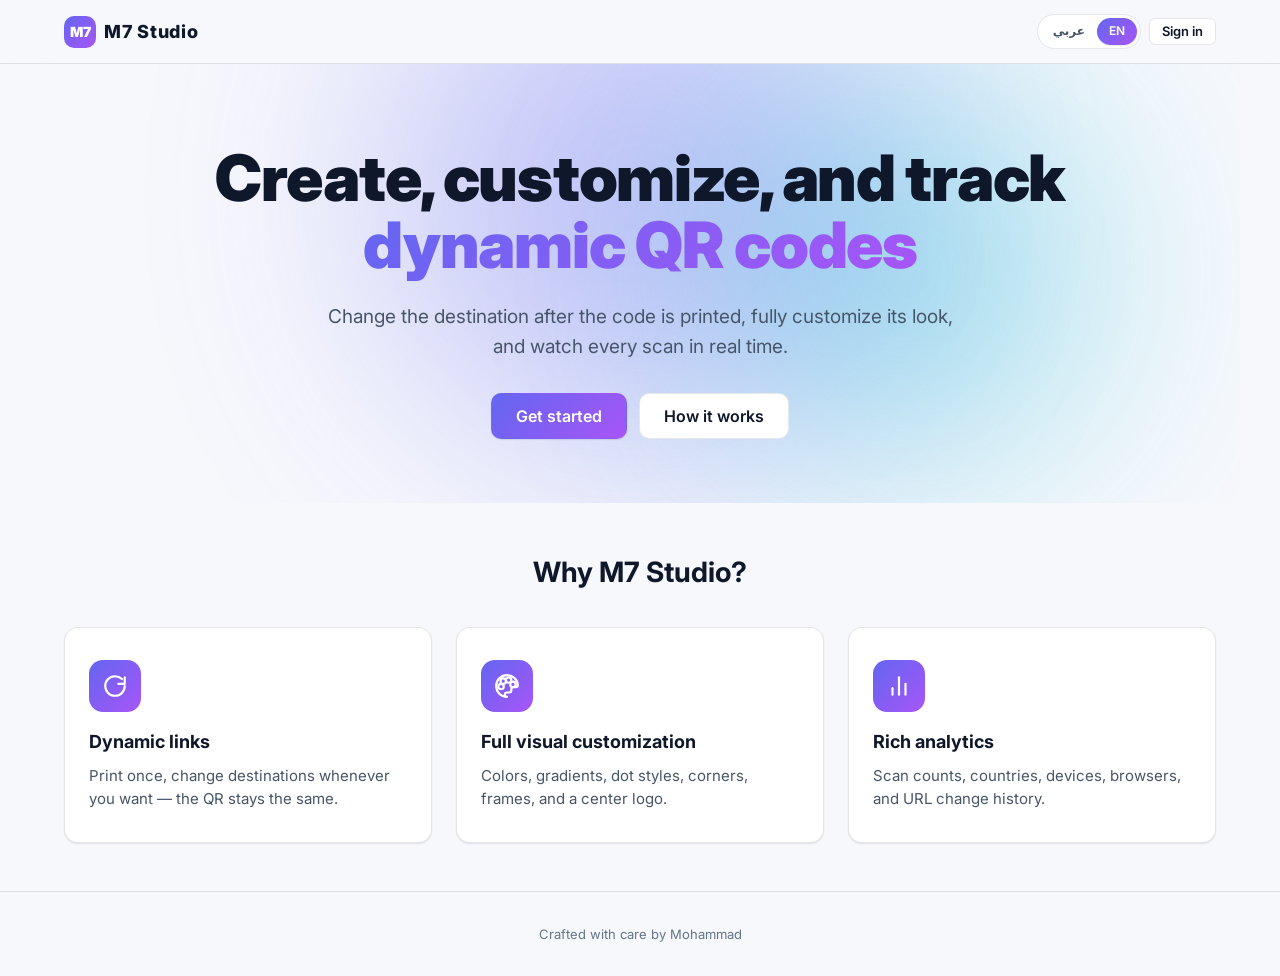
<file: index.html>
<!doctype html>
<html lang="ar" dir="rtl" data-i18n-title="meta.app_name">
<head>
  <meta charset="utf-8"/>
  <meta name="viewport" content="width=device-width,initial-scale=1"/>
  <meta name="theme-color" content="#0b1020"/>
  <title>M7 Studio</title>
  <meta name="description" data-i18n-content="meta.tagline" content="Advanced personal tools — starting with a dynamic QR generator."/>

  <link rel="preconnect" href="https://fonts.googleapis.com"/>
  <link rel="preconnect" href="https://fonts.gstatic.com" crossorigin/>
  <link href="https://fonts.googleapis.com/css2?family=Cairo:wght@400;500;600;700;800;900&family=Inter:wght@400;500;600;700;800;900&display=swap" rel="stylesheet"/>

  <link rel="stylesheet" href="./assets/css/tokens.css"/>
  <link rel="stylesheet" href="./assets/css/base.css"/>
  <link rel="stylesheet" href="./assets/css/components.css"/>
  <link rel="stylesheet" href="./assets/css/layout.css"/>
  <link rel="stylesheet" href="./assets/css/pages.css"/>
  <link rel="stylesheet" href="./assets/css/rtl.css"/>
  <link rel="icon" href="data:image/svg+xml,%3Csvg xmlns='http://www.w3.org/2000/svg' viewBox='0 0 32 32'%3E%3Crect width='32' height='32' rx='8' fill='%236366f1'/%3E%3Ctext x='50%25' y='52%25' font-family='Inter,sans-serif' font-size='14' font-weight='800' fill='white' text-anchor='middle' dominant-baseline='middle'%3EM7%3C/text%3E%3C/svg%3E"/>
  <script src="./config.js"></script>
</head>
<body>
  <nav class="nav">
    <div class="nav__inner">
      <a class="brand" href="./index.html">
        <span class="brand__mark">M7</span>
        <span class="brand__name" data-i18n="meta.app_name">M7 Studio</span>
      </a>
      <div class="nav__spacer"></div>
      <div class="nav__actions">
        <div class="lang-toggle" role="group">
          <button type="button" data-set-locale="ar">عربي</button>
          <button type="button" data-set-locale="en">EN</button>
        </div>
        <a class="btn btn-secondary btn-sm" href="./app/login.html" data-i18n="nav.login">Sign in</a>
      </div>
    </div>
  </nav>

  <main>
    <section class="hero container">
      <h1 class="hero__title">
        <span data-i18n="landing.hero_title">Create, customize, and track</span>
        <br/>
        <span class="hero__title-accent" data-i18n="landing.hero_title_accent">dynamic QR codes</span>
      </h1>
      <p class="hero__subtitle" data-i18n="landing.hero_subtitle">
        Change the destination after the code is printed, fully customize its look, and watch every scan in real time.
      </p>
      <div class="hero__cta">
        <a class="btn btn-primary btn-lg" href="./app/login.html" data-i18n="landing.cta_start">Get started</a>
        <a class="btn btn-secondary btn-lg" href="#features" data-i18n="landing.cta_learn">How it works</a>
      </div>
    </section>

    <section class="container" id="features" style="margin-block: var(--space-12);">
      <h2 class="text-center text-2xl bold mb-8" data-i18n="landing.features_title">Why M7 Studio?</h2>
      <div class="grid grid-3">
        <article class="card feature-card card-hover">
          <div class="feature-card__icon">
            <svg viewBox="0 0 24 24" fill="none" stroke="currentColor" stroke-width="2" stroke-linecap="round" stroke-linejoin="round"><path d="M21 12a9 9 0 1 1-9-9c2.5 0 4.8 1 6.5 2.6"/><path d="M21 4v6h-6"/></svg>
          </div>
          <h3 data-i18n="landing.feature_dynamic_title">Dynamic links</h3>
          <p data-i18n="landing.feature_dynamic_desc">Print once, change destinations whenever you want — the QR stays the same.</p>
        </article>
        <article class="card feature-card card-hover">
          <div class="feature-card__icon">
            <svg viewBox="0 0 24 24" fill="none" stroke="currentColor" stroke-width="2" stroke-linecap="round" stroke-linejoin="round"><circle cx="13.5" cy="6.5" r="2.5"/><circle cx="17.5" cy="10.5" r="2.5"/><circle cx="8.5" cy="7.5" r="2.5"/><circle cx="6.5" cy="12.5" r="2.5"/><path d="M12 22a10 10 0 0 1 0-20c5 0 10 4 10 9 0 1.4-.6 2-2 2h-2c-1.4 0-2 .6-2 2v1c0 1.4-.6 2-2 2h-2c-1.4 0-2 .6-2 2 0 1 .4 2 2 2z"/></svg>
          </div>
          <h3 data-i18n="landing.feature_design_title">Full visual customization</h3>
          <p data-i18n="landing.feature_design_desc">Colors, gradients, dot styles, corners, frames, and a center logo.</p>
        </article>
        <article class="card feature-card card-hover">
          <div class="feature-card__icon">
            <svg viewBox="0 0 24 24" fill="none" stroke="currentColor" stroke-width="2" stroke-linecap="round" stroke-linejoin="round"><line x1="18" y1="20" x2="18" y2="10"/><line x1="12" y1="20" x2="12" y2="4"/><line x1="6" y1="20" x2="6" y2="14"/></svg>
          </div>
          <h3 data-i18n="landing.feature_analytics_title">Rich analytics</h3>
          <p data-i18n="landing.feature_analytics_desc">Scan counts, countries, devices, browsers, and URL change history.</p>
        </article>
      </div>
    </section>
  </main>

  <footer class="footer">
    <p data-i18n="landing.footer_made">Crafted with care by Mohammad</p>
  </footer>

  <script type="module">
    import * as i18n from "./assets/js/lib/i18n.js";
    import { initTheme } from "./assets/js/lib/theme.js";
    import { on } from "./assets/js/lib/utils.js";

    window.M7_BASE = "./";
    initTheme();
    await i18n.init();

    // i18n attribute alternatives (data-i18n-content for meta)
    document.querySelectorAll("[data-i18n-content]").forEach(el => {
      const v = i18n.t(el.dataset.i18nContent);
      if (v) el.setAttribute("content", v);
    });

    document.querySelectorAll("[data-set-locale]").forEach(btn => {
      btn.classList.toggle("active", btn.dataset.setLocale === i18n.currentLocale());
      on(btn, "click", async () => {
        await i18n.setLocale(btn.dataset.setLocale);
        document.querySelectorAll("[data-set-locale]").forEach(b =>
          b.classList.toggle("active", b.dataset.setLocale === i18n.currentLocale()));
      });
    });
  </script>
</body>
</html>
</file>
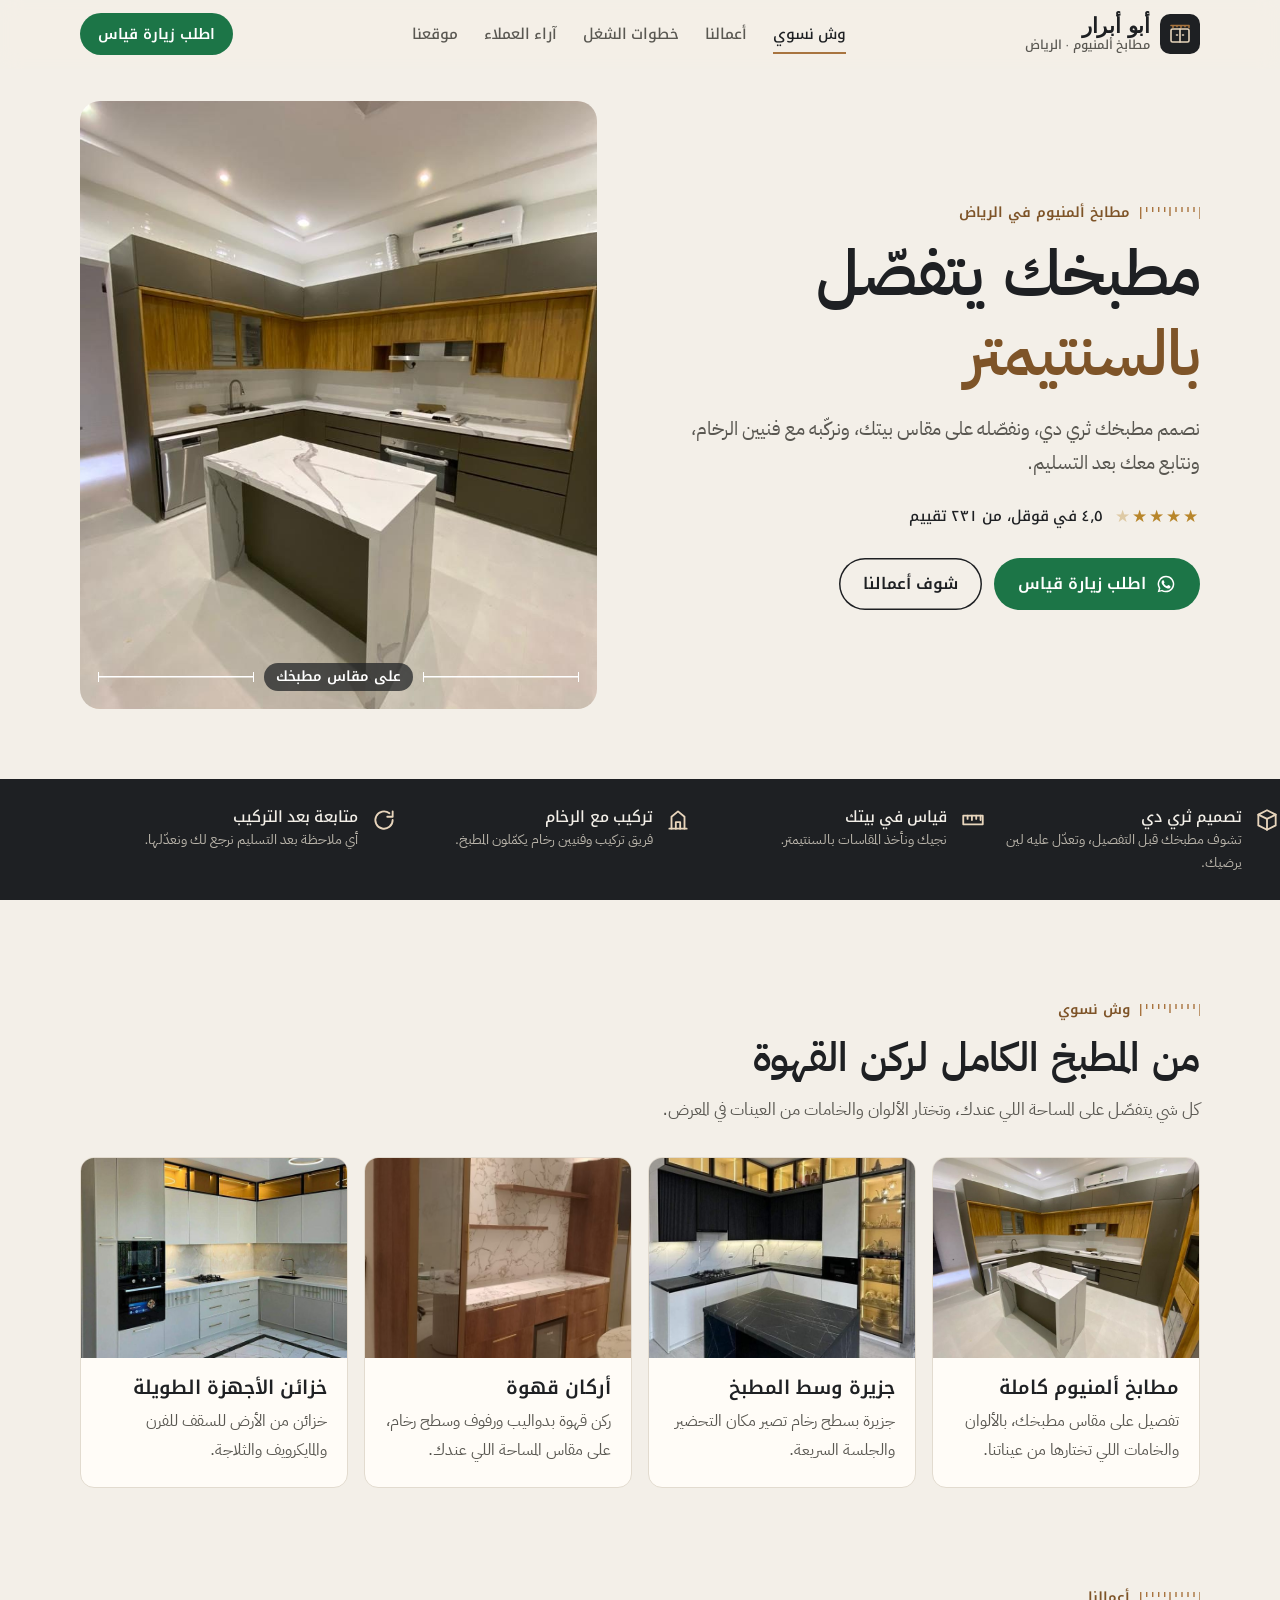
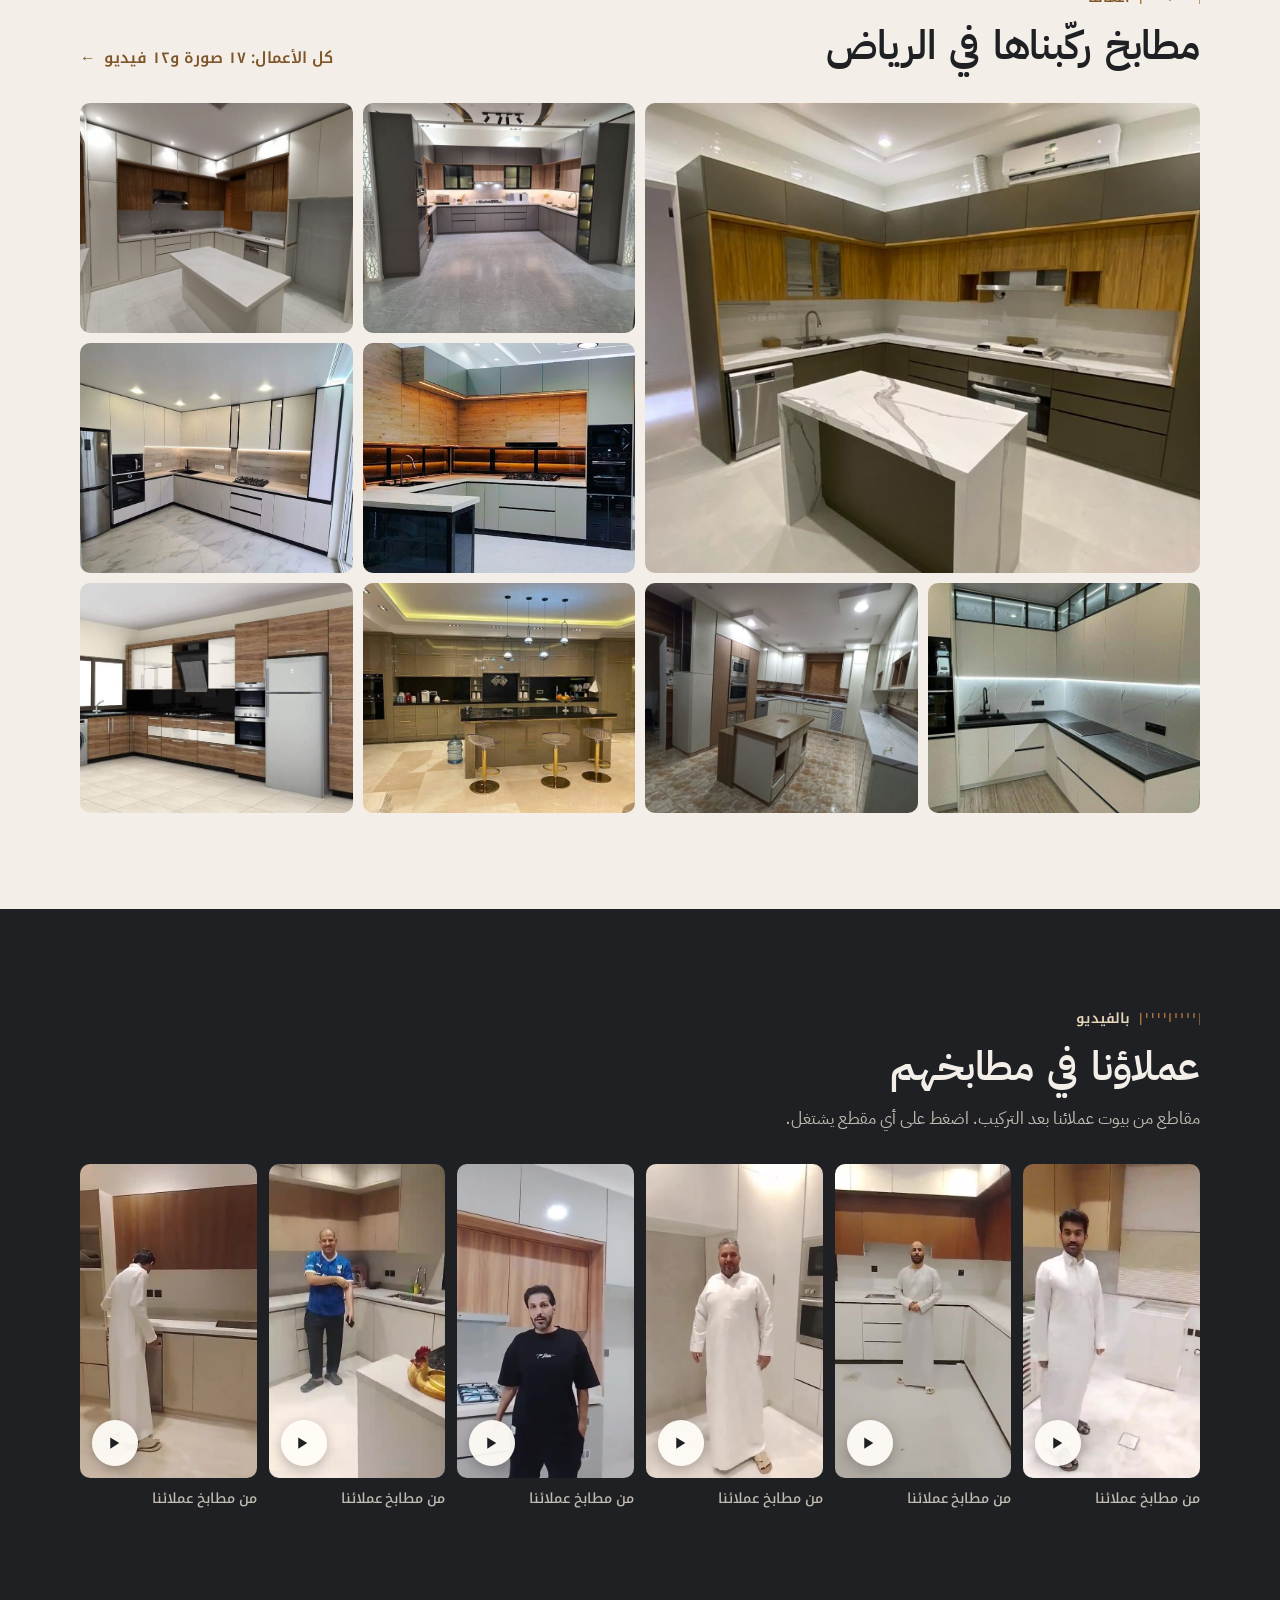
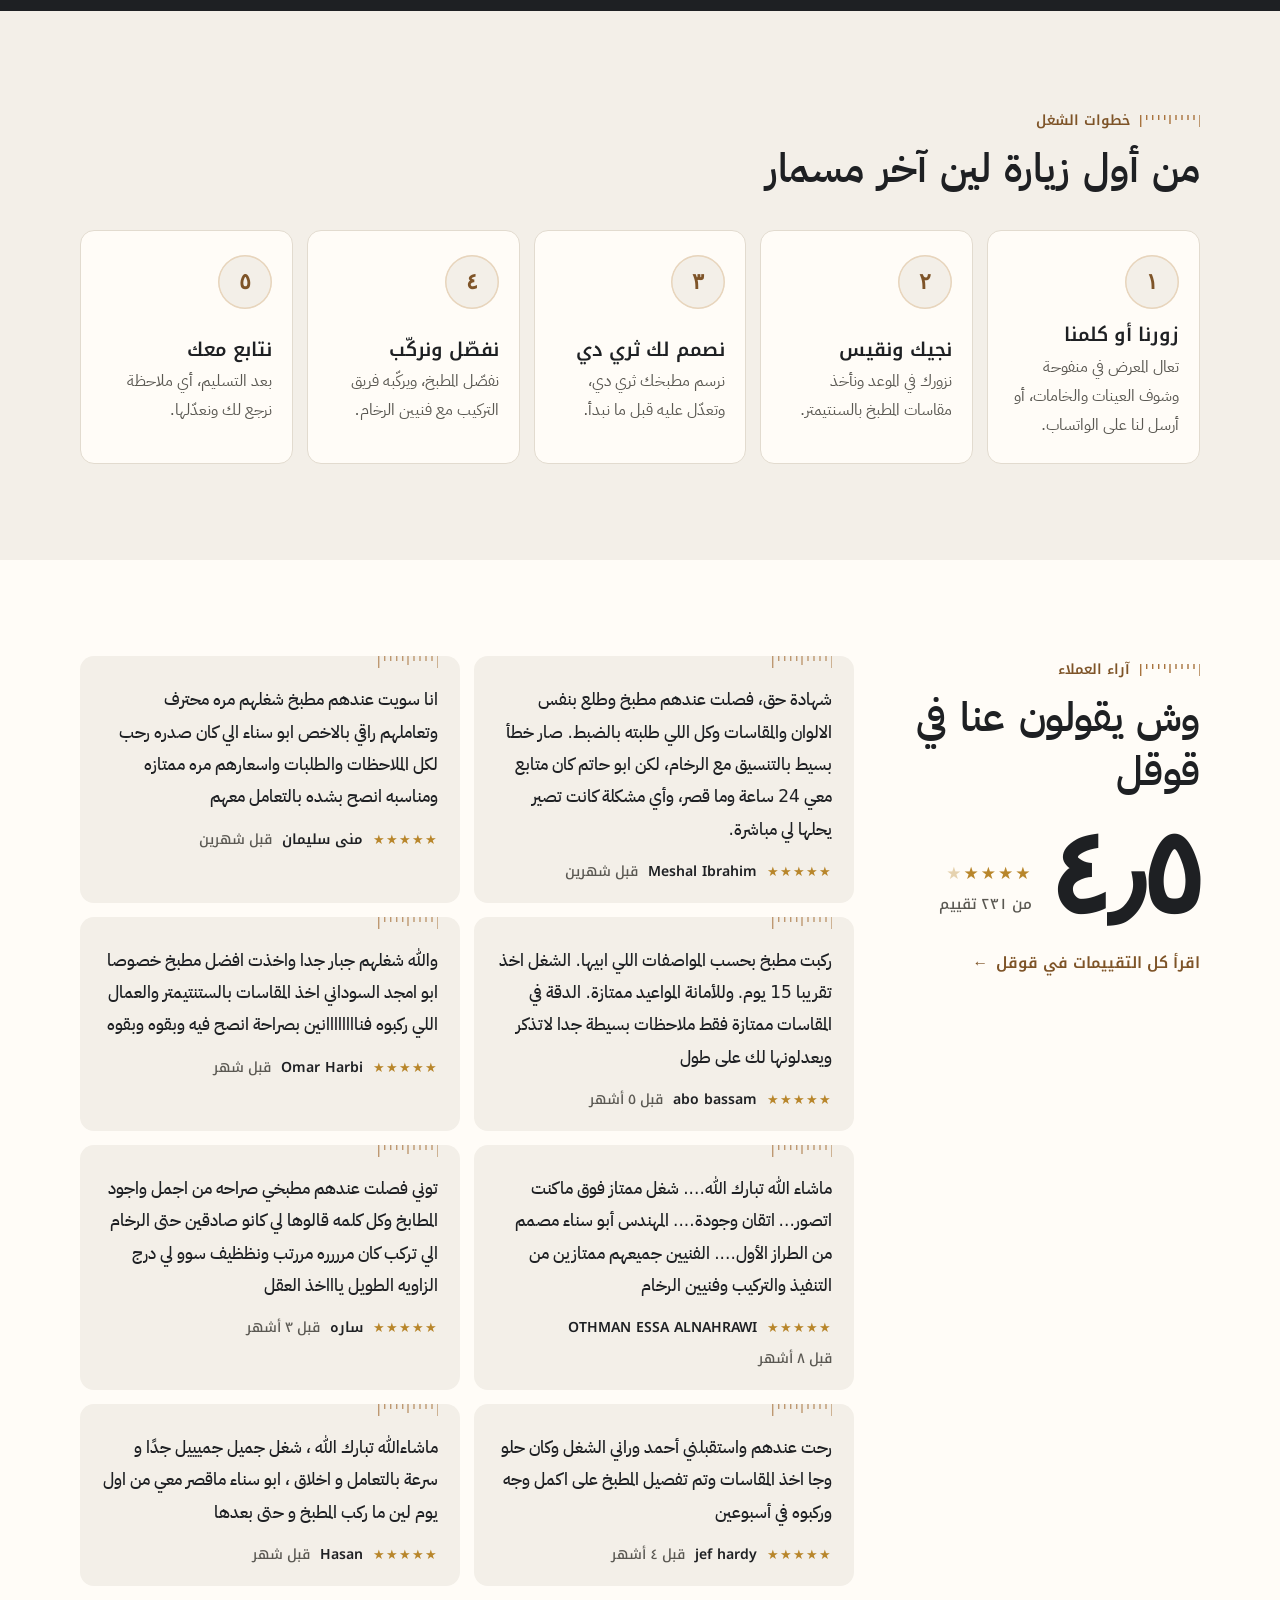
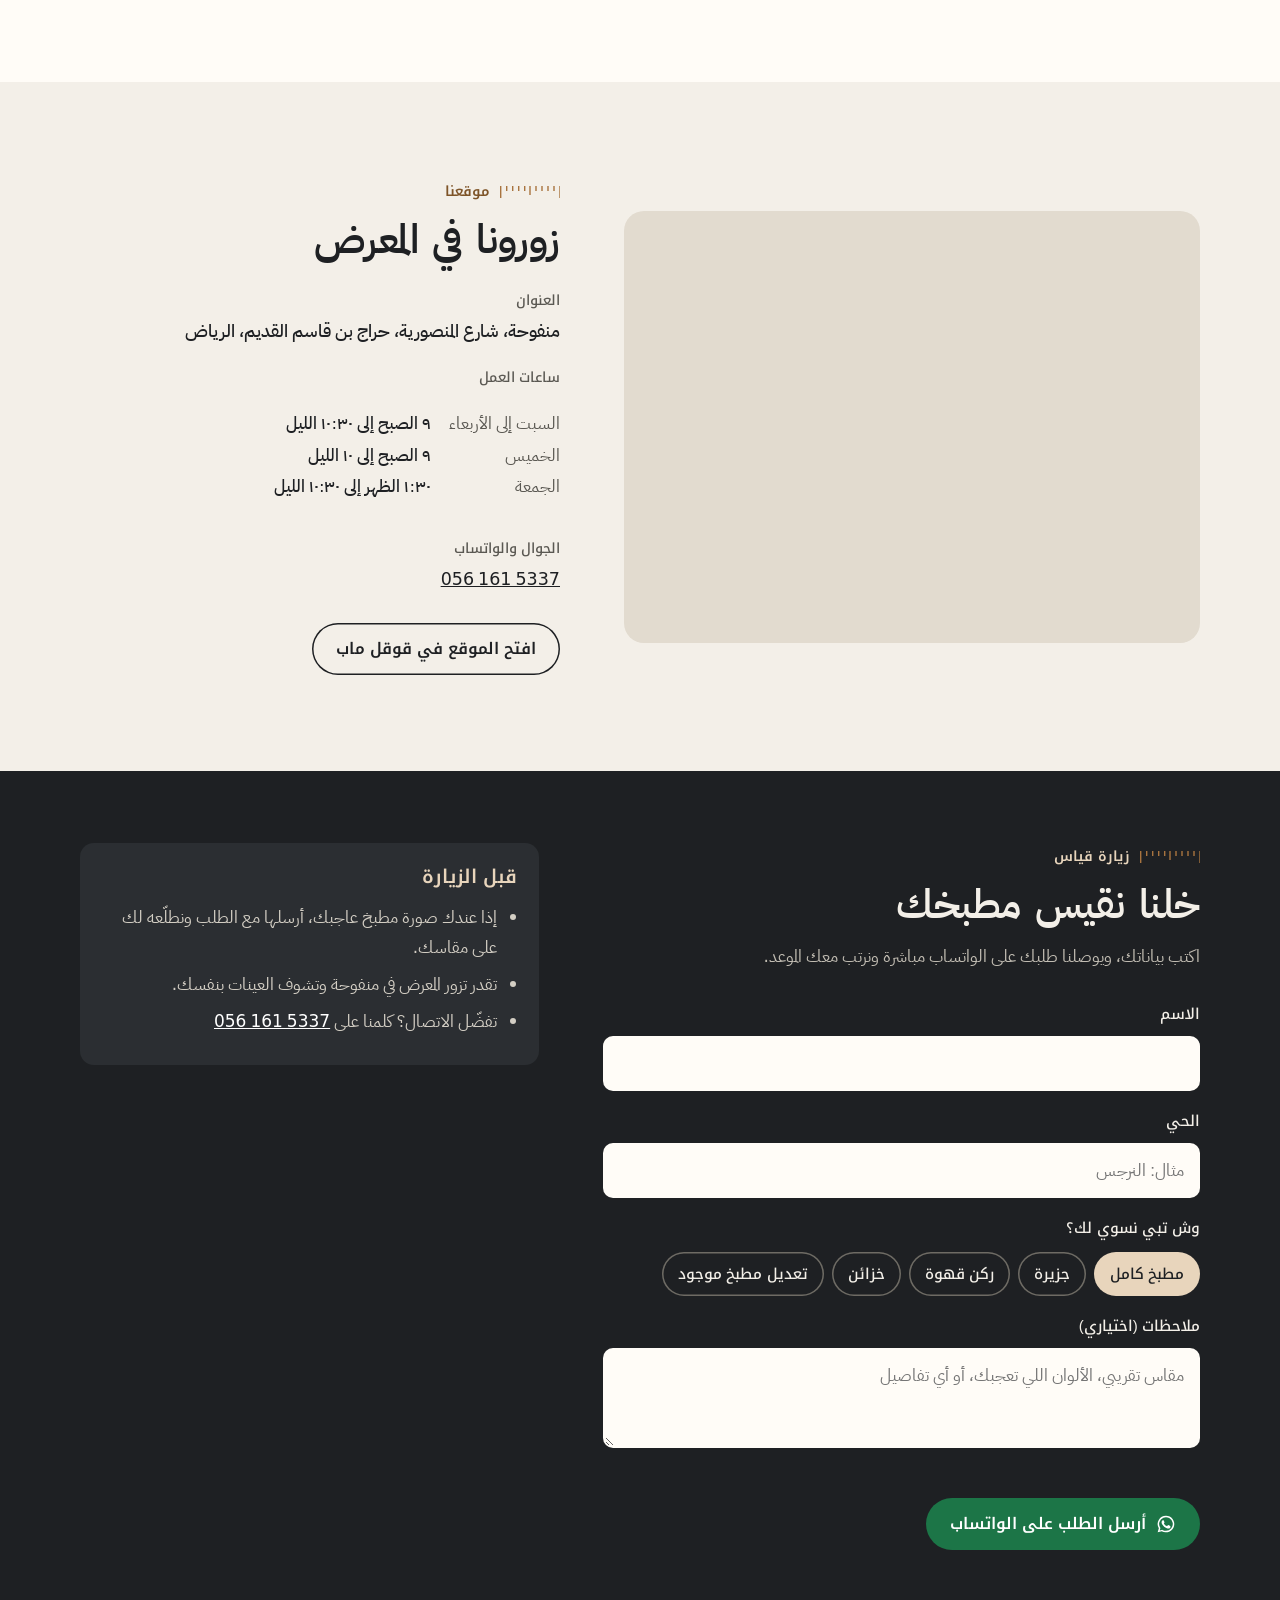
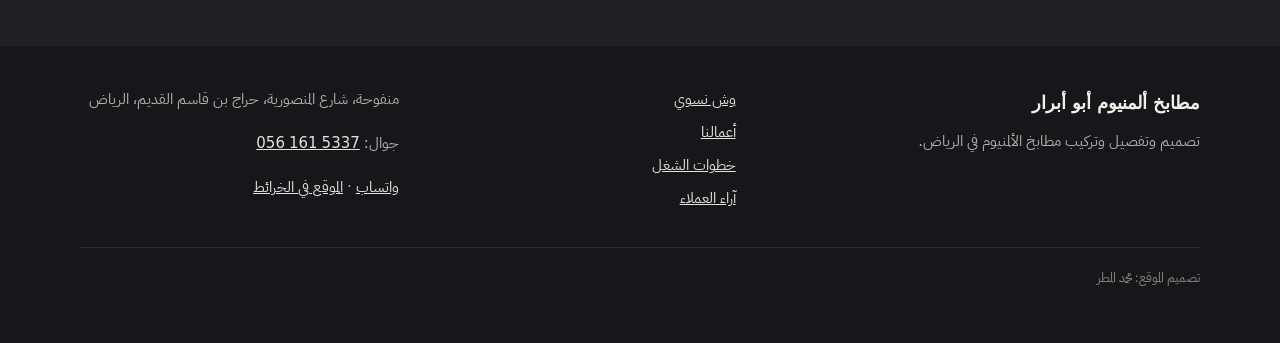
<file: abuabrar/index.html>
<!doctype html>
<html lang="ar" dir="rtl">
<head>
<meta charset="utf-8">
<meta name="viewport" content="width=device-width, initial-scale=1">
<title>مطابخ ألمنيوم أبو أبرار | تفصيل وتركيب مطابخ في الرياض</title>
<meta name="description" content="نصمم مطبخك ثري دي، ونفصّله ونركّبه في الرياض. تقييمنا ٤٫٥ من ٢٣١ تقييم في قوقل. اطلب زيارة قياس على الواتساب.">
<meta property="og:title" content="مطابخ ألمنيوم أبو أبرار | الرياض">
<meta property="og:description" content="نصمم مطبخك ثري دي، ونفصّله ونركّبه في الرياض. تقييمنا ٤٫٥ من ٢٣١ تقييم في قوقل. اطلب زيارة قياس على الواتساب.">
<meta property="og:image" content="img/k01.jpg">
<meta name="theme-color" content="#1E2023">
<meta name="robots" content="noindex">
<link rel="preload" href="fonts/noto-kufi-arabic-arabic-800-normal.woff2" as="font" type="font/woff2" crossorigin>
<link rel="preload" href="fonts/ibm-plex-sans-arabic-arabic-400-normal.woff2" as="font" type="font/woff2" crossorigin>
<link rel="stylesheet" href="style.css">
</head>
<body>
<header class="top">
  <div class="wrap">
    <a class="brand" href="index.html"><span class="mark" aria-hidden="true"><svg viewBox="0 0 24 24" fill="none" stroke="#E8D5BC" stroke-width="1.6" stroke-linecap="round"><rect x="3" y="7" width="18" height="13" rx="1.5"/><path d="M12 7v13M9.5 13h-1M15.5 13h-1"/><path stroke="#A8743F" d="M3 3.5h18M5 3.5v2M9 3.5v1.3M13 3.5v2M17 3.5v1.3M21 3.5v2"/></svg></span><span><b>أبو أبرار</b><small>مطابخ ألمنيوم · الرياض</small></span></a>
    <nav class="nav" aria-label="القائمة">
      <a href="index.html#services" aria-current="page">وش نسوي</a>
      <a href="works.html">أعمالنا</a>
      <a href="index.html#how">خطوات الشغل</a>
      <a href="index.html#reviews">آراء العملاء</a>
      <a href="index.html#visit">موقعنا</a>
    </nav>
    <a class="btn btn-wa btn-sm" href="index.html#ask">اطلب زيارة قياس</a>
  </div>
</header>

<main>
  <section class="hero">
    <div class="wrap hero-grid">
      <div class="hero-text">
        <span class="eyebrow">مطابخ ألمنيوم في الرياض</span>
        <h1>مطبخك يتفصّل <em>بالسنتيمتر</em></h1>
        <p>نصمم مطبخك ثري دي، ونفصّله على مقاس بيتك، ونركّبه مع فنيين الرخام، ونتابع معك بعد التسليم.</p>
        <div class="rating"><span class="stars" aria-hidden="true">★★★★<i>★</i></span><span>٤٫٥ في قوقل، من ٢٣١ تقييم</span></div>
        <div class="actions">
          <a class="btn btn-wa" href="#ask"><svg class="ico" viewBox="0 0 24 24" aria-hidden="true"><path fill="currentColor" d="M12 2a10 10 0 0 0-8.6 15.1L2 22l5-1.3A10 10 0 1 0 12 2Zm0 18.2a8.2 8.2 0 0 1-4.2-1.1l-.3-.2-3 .8.8-2.9-.2-.3A8.2 8.2 0 1 1 12 20.2Zm4.5-6.1c-.2-.1-1.5-.7-1.7-.8s-.4-.1-.6.1-.7.8-.8 1-.3.2-.5.1a6.7 6.7 0 0 1-3.3-2.9c-.3-.4.2-.4.6-1.3a.5.5 0 0 0 0-.5l-.8-1.8c-.2-.5-.4-.4-.6-.4h-.5a1 1 0 0 0-.7.3 3 3 0 0 0-.9 2.2 5.2 5.2 0 0 0 1.1 2.7 11.8 11.8 0 0 0 4.5 4c1.7.7 2.3.8 3.2.6a2.7 2.7 0 0 0 1.7-1.2 2.2 2.2 0 0 0 .2-1.2c-.1-.1-.3-.2-.5-.3Z"/></svg>اطلب زيارة قياس</a>
          <a class="btn btn-line" href="works.html">شوف أعمالنا</a>
        </div>
      </div>
      <figure class="hero-photo">
        <img src="img/k01.jpg" alt="مطبخ بخشب البلوط وجزيرة رخام من تنفيذ أبو أبرار" fetchpriority="high">
        <figcaption class="dim"><span>على مقاس مطبخك</span></figcaption>
      </figure>
    </div>
  </section>

  <section class="promise" aria-label="وش يميزنا">
    <ul class="wrap">
      <li><svg viewBox="0 0 24 24" fill="none" stroke="currentColor" stroke-width="1.7" stroke-linecap="round" stroke-linejoin="round" aria-hidden="true"><path d="M4 7l8-4 8 4-8 4-8-4Z"/><path d="M4 7v10l8 4 8-4V7"/><path d="M12 11v10"/></svg><span>تصميم ثري دي<small>تشوف مطبخك قبل التفصيل، وتعدّل عليه لين يرضيك.</small></span></li>
      <li><svg viewBox="0 0 24 24" fill="none" stroke="currentColor" stroke-width="1.7" stroke-linecap="round" stroke-linejoin="round" aria-hidden="true"><path d="M3 8h18v8H3z"/><path d="M7 8v3M11 8v4M15 8v3M19 8v4"/></svg><span>قياس في بيتك<small>نجيك ونأخذ المقاسات بالسنتيمتر.</small></span></li>
      <li><svg viewBox="0 0 24 24" fill="none" stroke="currentColor" stroke-width="1.7" stroke-linecap="round" stroke-linejoin="round" aria-hidden="true"><path d="M4 20h16"/><path d="M6 20V9l6-5 6 5v11"/><path d="M10 20v-6h4v6"/></svg><span>تركيب مع الرخام<small>فريق تركيب وفنيين رخام يكمّلون المطبخ.</small></span></li>
      <li><svg viewBox="0 0 24 24" fill="none" stroke="currentColor" stroke-width="1.7" stroke-linecap="round" stroke-linejoin="round" aria-hidden="true"><path d="M20 12a8 8 0 1 1-3-6.2"/><path d="M20 4v5h-5"/></svg><span>متابعة بعد التركيب<small>أي ملاحظة بعد التسليم نرجع لك ونعدّلها.</small></span></li>
    </ul>
  </section>

  <section class="sec" id="services">
    <div class="wrap">
      <span class="eyebrow">وش نسوي</span>
      <h2>من المطبخ الكامل لركن القهوة</h2>
      <p class="lead">كل شي يتفصّل على المساحة اللي عندك، وتختار الألوان والخامات من العينات في المعرض.</p>
      <div class="cards">
      <article class="card"><img src="img/k02-s.jpg" alt="مطابخ ألمنيوم كاملة من تنفيذ أبو أبرار" loading="lazy" decoding="async"><div><h3>مطابخ ألمنيوم كاملة</h3><p>تفصيل على مقاس مطبخك، بالألوان والخامات اللي تختارها من عيناتنا.</p></div></article>
      <article class="card"><img src="img/k13-s.jpg" alt="جزيرة وسط المطبخ من تنفيذ أبو أبرار" loading="lazy" decoding="async"><div><h3>جزيرة وسط المطبخ</h3><p>جزيرة بسطح رخام تصير مكان التحضير والجلسة السريعة.</p></div></article>
      <article class="card"><img src="img/k14-s.jpg" alt="أركان قهوة من تنفيذ أبو أبرار" loading="lazy" decoding="async"><div><h3>أركان قهوة</h3><p>ركن قهوة بدواليب ورفوف وسطح رخام، على مقاس المساحة اللي عندك.</p></div></article>
      <article class="card"><img src="img/k05-s.jpg" alt="خزائن الأجهزة الطويلة من تنفيذ أبو أبرار" loading="lazy" decoding="async"><div><h3>خزائن الأجهزة الطويلة</h3><p>خزائن من الأرض للسقف للفرن والمايكرويف والثلاجة.</p></div></article>
      </div>
    </div>
  </section>

  <section class="sec" id="works" style="padding-top:0">
    <div class="wrap">
      <div class="sec-head">
        <div><span class="eyebrow">أعمالنا</span><h2>مطابخ ركّبناها في الرياض</h2></div>
        <a class="more-link" href="works.html">كل الأعمال: ١٧ صورة و١٢ فيديو</a>
      </div>
      <ul class="grid">
        <li><button class="tile" type="button" data-t="i" data-s="img/k01.jpg" aria-label="كبّر الصورة"><img src="img/k01.jpg" alt="مطبخ من تنفيذ أبو أبرار" loading="lazy" decoding="async"></button></li>
        <li><button class="tile" type="button" data-t="i" data-s="img/k04.jpg" aria-label="كبّر الصورة"><img src="img/k04-s.jpg" alt="مطبخ من تنفيذ أبو أبرار" loading="lazy" decoding="async"></button></li>
        <li><button class="tile" type="button" data-t="i" data-s="img/k12.jpg" aria-label="كبّر الصورة"><img src="img/k12-s.jpg" alt="مطبخ من تنفيذ أبو أبرار" loading="lazy" decoding="async"></button></li>
        <li><button class="tile" type="button" data-t="i" data-s="img/k15.jpg" aria-label="كبّر الصورة"><img src="img/k15-s.jpg" alt="مطبخ من تنفيذ أبو أبرار" loading="lazy" decoding="async"></button></li>
        <li><button class="tile" type="button" data-t="i" data-s="img/k03.jpg" aria-label="كبّر الصورة"><img src="img/k03-s.jpg" alt="مطبخ من تنفيذ أبو أبرار" loading="lazy" decoding="async"></button></li>
        <li><button class="tile" type="button" data-t="i" data-s="img/k06.jpg" aria-label="كبّر الصورة"><img src="img/k06-s.jpg" alt="مطبخ من تنفيذ أبو أبرار" loading="lazy" decoding="async"></button></li>
        <li><button class="tile" type="button" data-t="i" data-s="img/k16.jpg" aria-label="كبّر الصورة"><img src="img/k16-s.jpg" alt="مطبخ من تنفيذ أبو أبرار" loading="lazy" decoding="async"></button></li>
        <li><button class="tile" type="button" data-t="i" data-s="img/k07.jpg" aria-label="كبّر الصورة"><img src="img/k07-s.jpg" alt="مطبخ من تنفيذ أبو أبرار" loading="lazy" decoding="async"></button></li>
        <li><button class="tile" type="button" data-t="i" data-s="img/k09.jpg" aria-label="كبّر الصورة"><img src="img/k09-s.jpg" alt="مطبخ من تنفيذ أبو أبرار" loading="lazy" decoding="async"></button></li>
      </ul>
    </div>
  </section>

  <section class="sec videos" id="videos">
    <div class="wrap">
      <span class="eyebrow">بالفيديو</span>
      <h2>عملاؤنا في مطابخهم</h2>
      <p class="lead">مقاطع من بيوت عملائنا بعد التركيب. اضغط على أي مقطع يشتغل.</p>
      <ul class="reel">
        <li><figure style="margin:0"><button class="tile" type="button" data-t="v" data-s="vid/v62.mp4" data-p="vid/v62.jpg" aria-label="شغّل الفيديو"><img src="vid/v62.jpg" alt="عميل في مطبخه بعد التركيب" loading="lazy" decoding="async"><span class="play" aria-hidden="true"><svg viewBox="0 0 24 24"><path fill="currentColor" d="M7 4.5v15l12-7.5z"/></svg></span></button><figcaption>من مطابخ عملائنا</figcaption></figure></li>
        <li><figure style="margin:0"><button class="tile" type="button" data-t="v" data-s="vid/v60.mp4" data-p="vid/v60.jpg" aria-label="شغّل الفيديو"><img src="vid/v60.jpg" alt="عميل في مطبخه بعد التركيب" loading="lazy" decoding="async"><span class="play" aria-hidden="true"><svg viewBox="0 0 24 24"><path fill="currentColor" d="M7 4.5v15l12-7.5z"/></svg></span></button><figcaption>من مطابخ عملائنا</figcaption></figure></li>
        <li><figure style="margin:0"><button class="tile" type="button" data-t="v" data-s="vid/v56.mp4" data-p="vid/v56.jpg" aria-label="شغّل الفيديو"><img src="vid/v56.jpg" alt="عميل في مطبخه بعد التركيب" loading="lazy" decoding="async"><span class="play" aria-hidden="true"><svg viewBox="0 0 24 24"><path fill="currentColor" d="M7 4.5v15l12-7.5z"/></svg></span></button><figcaption>من مطابخ عملائنا</figcaption></figure></li>
        <li><figure style="margin:0"><button class="tile" type="button" data-t="v" data-s="vid/v72.mp4" data-p="vid/v72.jpg" aria-label="شغّل الفيديو"><img src="vid/v72.jpg" alt="عميل في مطبخه بعد التركيب" loading="lazy" decoding="async"><span class="play" aria-hidden="true"><svg viewBox="0 0 24 24"><path fill="currentColor" d="M7 4.5v15l12-7.5z"/></svg></span></button><figcaption>من مطابخ عملائنا</figcaption></figure></li>
        <li><figure style="margin:0"><button class="tile" type="button" data-t="v" data-s="vid/v11.mp4" data-p="vid/v11.jpg" aria-label="شغّل الفيديو"><img src="vid/v11.jpg" alt="عميل في مطبخه بعد التركيب" loading="lazy" decoding="async"><span class="play" aria-hidden="true"><svg viewBox="0 0 24 24"><path fill="currentColor" d="M7 4.5v15l12-7.5z"/></svg></span></button><figcaption>من مطابخ عملائنا</figcaption></figure></li>
        <li><figure style="margin:0"><button class="tile" type="button" data-t="v" data-s="vid/v09.mp4" data-p="vid/v09.jpg" aria-label="شغّل الفيديو"><img src="vid/v09.jpg" alt="عميل في مطبخه بعد التركيب" loading="lazy" decoding="async"><span class="play" aria-hidden="true"><svg viewBox="0 0 24 24"><path fill="currentColor" d="M7 4.5v15l12-7.5z"/></svg></span></button><figcaption>من مطابخ عملائنا</figcaption></figure></li>
      </ul>
    </div>
  </section>

  <section class="sec" id="how">
    <div class="wrap">
      <span class="eyebrow">خطوات الشغل</span>
      <h2>من أول زيارة لين آخر مسمار</h2>
      <ol class="steps">
        <li><div><h3>زورنا أو كلمنا</h3><p>تعال المعرض في منفوحة وشوف العينات والخامات، أو أرسل لنا على الواتساب.</p></div></li>
        <li><div><h3>نجيك ونقيس</h3><p>نزورك في الموعد ونأخذ مقاسات المطبخ بالسنتيمتر.</p></div></li>
        <li><div><h3>نصمم لك ثري دي</h3><p>نرسم مطبخك ثري دي، وتعدّل عليه قبل ما نبدأ.</p></div></li>
        <li><div><h3>نفصّل ونركّب</h3><p>نفصّل المطبخ، ويركّبه فريق التركيب مع فنيين الرخام.</p></div></li>
        <li><div><h3>نتابع معك</h3><p>بعد التسليم، أي ملاحظة نرجع لك ونعدّلها.</p></div></li>
      </ol>
    </div>
  </section>

  <section class="sec reviews" id="reviews">
    <div class="wrap rev-grid">
      <div>
        <span class="eyebrow">آراء العملاء</span>
        <h2>وش يقولون عنا في قوقل</h2>
        <div class="score"><b>٤٫٥</b><div><span class="stars" aria-hidden="true">★★★★<i>★</i></span><small>من ٢٣١ تقييم</small></div></div>
        <a class="more-link" style="margin-top:18px" href="https://www.google.com/maps/search/?api=1&query=%D9%85%D8%B7%D8%A7%D8%A8%D8%AE%20%D8%A7%D9%84%D9%85%D9%86%D9%8A%D9%88%D9%85%20%D8%A7%D8%A8%D9%88%20%D8%A7%D8%A8%D8%B1%D8%A7%D8%B1&query_place_id=ChIJGeXjbGEPLz4RQ47rVBMcMUQ" target="_blank" rel="noopener">اقرأ كل التقييمات في قوقل</a>
      </div>
      <div class="quotes">
        <figure class="q"><blockquote>شهادة حق، فصلت عندهم مطبخ وطلع بنفس الالوان والمقاسات وكل اللي طلبته بالضبط. صار خطأ بسيط بالتنسيق مع الرخام، لكن ابو حاتم كان متابع معي 24 ساعة وما قصر، وأي مشكلة كانت تصير يحلها لي مباشرة.</blockquote><figcaption><span class="stars" aria-label="٥ نجوم">★★★★★</span><b>Meshal Ibrahim</b><span>قبل شهرين</span></figcaption></figure>
        <figure class="q"><blockquote>انا سويت عندهم مطبخ شغلهم مره محترف وتعاملهم راقي بالاخص ابو سناء الي كان صدره رحب لكل الملاحظات والطلبات واسعارهم مره ممتازه ومناسبه انصح بشده بالتعامل معهم</blockquote><figcaption><span class="stars" aria-label="٥ نجوم">★★★★★</span><b>منى سليمان</b><span>قبل شهرين</span></figcaption></figure>
        <figure class="q"><blockquote>ركبت مطبخ بحسب المواصفات اللي ابيها. الشغل اخذ تقريبا 15 يوم. وللأمانة المواعيد ممتازة. الدقة في المقاسات ممتازة فقط ملاحظات بسيطة جدا لاتذكر ويعدلونها لك على طول</blockquote><figcaption><span class="stars" aria-label="٥ نجوم">★★★★★</span><b>abo bassam</b><span>قبل ٥ أشهر</span></figcaption></figure>
        <figure class="q"><blockquote>والله شغلهم جبار جدا واخذت افضل مطبخ خصوصا ابو امجد السوداني اخذ المقاسات بالستنتيمتر والعمال اللي ركبوه فناااااااانين بصراحة انصح فيه وبقوه وبقوه</blockquote><figcaption><span class="stars" aria-label="٥ نجوم">★★★★★</span><b>Omar Harbi</b><span>قبل شهر</span></figcaption></figure>
        <figure class="q"><blockquote>ماشاء الله تبارك الله.... شغل ممتاز فوق ماكنت اتصور... اتقان وجودة.... المهندس أبو سناء مصمم من الطراز الأول.... الفنيين جميعهم ممتازين من التنفيذ والتركيب وفنيين الرخام</blockquote><figcaption><span class="stars" aria-label="٥ نجوم">★★★★★</span><b>OTHMAN ESSA ALNAHRAWI</b><span>قبل ٨ أشهر</span></figcaption></figure>
        <figure class="q"><blockquote>توني فصلت عندهم مطبخي صراحه من اجمل واجود المطابخ وكل كلمه قالوها لي كانو صادقين حتى الرخام الي تركب كان مرررره مررتب ونظظيف سوو لي درج الزاويه الطويل ياااخذ العقل</blockquote><figcaption><span class="stars" aria-label="٥ نجوم">★★★★★</span><b>ساره</b><span>قبل ٣ أشهر</span></figcaption></figure>
        <figure class="q"><blockquote>رحت عندهم واستقبلني أحمد وراني الشغل وكان حلو وجا اخذ المقاسات وتم تفصيل المطبخ على اكمل وجه وركبوه في أسبوعين</blockquote><figcaption><span class="stars" aria-label="٥ نجوم">★★★★★</span><b>jef hardy</b><span>قبل ٤ أشهر</span></figcaption></figure>
        <figure class="q"><blockquote>ماشاءالله تبارك الله ، شغل جميل جميييل جدًا و سرعة بالتعامل و اخلاق ، ابو سناء ماقصر معي من اول يوم لين ما ركب المطبخ و حتى بعدها</blockquote><figcaption><span class="stars" aria-label="٥ نجوم">★★★★★</span><b>Hasan</b><span>قبل شهر</span></figcaption></figure>
      </div>
    </div>
  </section>

  <section class="sec" id="visit">
    <div class="wrap visit-grid">
      <div class="map"><iframe src="https://maps.google.com/maps?q=%D9%85%D8%B7%D8%A7%D8%A8%D8%AE%20%D8%A7%D9%84%D9%85%D9%86%D9%8A%D9%88%D9%85%20%D8%A7%D8%A8%D9%88%20%D8%A7%D8%A8%D8%B1%D8%A7%D8%B1&amp;ll=24.5943525,46.7327037&amp;z=16&amp;hl=ar&amp;output=embed" title="موقع معرض أبو أبرار على الخريطة" loading="lazy" referrerpolicy="no-referrer-when-downgrade" allowfullscreen></iframe></div>
      <div>
        <span class="eyebrow">موقعنا</span>
        <h2>زورونا في المعرض</h2>
        <ul class="facts">
          <li><small>العنوان</small><span>منفوحة، شارع المنصورية، حراج بن قاسم القديم، الرياض</span></li>
          <li><small>ساعات العمل</small>
            <dl class="hours"><dt>السبت إلى الأربعاء</dt><dd>٩ الصبح إلى ١٠:٣٠ الليل</dd><dt>الخميس</dt><dd>٩ الصبح إلى ١٠ الليل</dd><dt>الجمعة</dt><dd>١:٣٠ الظهر إلى ١٠:٣٠ الليل</dd></dl></li>
          <li><small>الجوال والواتساب</small><a href="tel:+966561615337" dir="ltr">056 161 5337</a></li>
        </ul>
        <div class="actions"><a class="btn btn-line" href="https://www.google.com/maps/search/?api=1&query=%D9%85%D8%B7%D8%A7%D8%A8%D8%AE%20%D8%A7%D9%84%D9%85%D9%86%D9%8A%D9%88%D9%85%20%D8%A7%D8%A8%D9%88%20%D8%A7%D8%A8%D8%B1%D8%A7%D8%B1&query_place_id=ChIJGeXjbGEPLz4RQ47rVBMcMUQ" target="_blank" rel="noopener">افتح الموقع في قوقل ماب</a></div>
      </div>
    </div>
  </section>

  <section class="ask" id="ask">
    <div class="wrap ask-grid">
      <div>
        <span class="eyebrow">زيارة قياس</span>
        <h2>خلنا نقيس مطبخك</h2>
        <p class="lead">اكتب بياناتك، ويوصلنا طلبك على الواتساب مباشرة ونرتب معك الموعد.</p>
        <form id="f" novalidate style="margin-top:28px">
          <label>الاسم<input name="n" autocomplete="name" required></label>
          <label>الحي<input name="d" placeholder="مثال: النرجس" required></label>
          <fieldset><legend>وش تبي نسوي لك؟</legend>
            <div class="chips">
              <label><input type="radio" name="t" value="مطبخ كامل" checked><span>مطبخ كامل</span></label>
              <label><input type="radio" name="t" value="جزيرة"><span>جزيرة</span></label>
              <label><input type="radio" name="t" value="ركن قهوة"><span>ركن قهوة</span></label>
              <label><input type="radio" name="t" value="خزائن"><span>خزائن</span></label>
              <label><input type="radio" name="t" value="تعديل مطبخ موجود"><span>تعديل مطبخ موجود</span></label>
            </div>
          </fieldset>
          <label>ملاحظات (اختياري)<textarea name="m" placeholder="مقاس تقريبي، الألوان اللي تعجبك، أو أي تفاصيل"></textarea></label>
          <p class="err" id="err" role="alert"></p>
          <button class="btn btn-wa" type="submit"><svg class="ico" viewBox="0 0 24 24" aria-hidden="true"><path fill="currentColor" d="M12 2a10 10 0 0 0-8.6 15.1L2 22l5-1.3A10 10 0 1 0 12 2Zm0 18.2a8.2 8.2 0 0 1-4.2-1.1l-.3-.2-3 .8.8-2.9-.2-.3A8.2 8.2 0 1 1 12 20.2Zm4.5-6.1c-.2-.1-1.5-.7-1.7-.8s-.4-.1-.6.1-.7.8-.8 1-.3.2-.5.1a6.7 6.7 0 0 1-3.3-2.9c-.3-.4.2-.4.6-1.3a.5.5 0 0 0 0-.5l-.8-1.8c-.2-.5-.4-.4-.6-.4h-.5a1 1 0 0 0-.7.3 3 3 0 0 0-.9 2.2 5.2 5.2 0 0 0 1.1 2.7 11.8 11.8 0 0 0 4.5 4c1.7.7 2.3.8 3.2.6a2.7 2.7 0 0 0 1.7-1.2 2.2 2.2 0 0 0 .2-1.2c-.1-.1-.3-.2-.5-.3Z"/></svg>أرسل الطلب على الواتساب</button>
        </form>
      </div>
      <aside class="ask-note">
        <h3>قبل الزيارة</h3>
        <ul>
          <li>إذا عندك صورة مطبخ عاجبك، أرسلها مع الطلب ونطلّعه لك على مقاسك.</li>
          <li>تقدر تزور المعرض في منفوحة وتشوف العينات بنفسك.</li>
          <li>تفضّل الاتصال؟ كلمنا على <a href="tel:+966561615337" dir="ltr">056 161 5337</a></li>
        </ul>
      </aside>
    </div>
  </section>
</main>

<footer>
  <div class="wrap">
    <div class="cols">
      <div><strong>مطابخ ألمنيوم أبو أبرار</strong>
        <p style="margin:8px 0 0">تصميم وتفصيل وتركيب مطابخ الألمنيوم في الرياض.</p></div>
      <ul><li><a href="index.html#services">وش نسوي</a></li><li><a href="works.html">أعمالنا</a></li><li><a href="index.html#how">خطوات الشغل</a></li><li><a href="index.html#reviews">آراء العملاء</a></li></ul>
      <ul><li>منفوحة، شارع المنصورية، حراج بن قاسم القديم، الرياض</li><li>جوال: <a href="tel:+966561615337" dir="ltr">056 161 5337</a></li><li><a href="https://wa.me/966561615337" target="_blank" rel="noopener">واتساب</a> · <a href="https://www.google.com/maps/search/?api=1&query=%D9%85%D8%B7%D8%A7%D8%A8%D8%AE%20%D8%A7%D9%84%D9%85%D9%86%D9%8A%D9%88%D9%85%20%D8%A7%D8%A8%D9%88%20%D8%A7%D8%A8%D8%B1%D8%A7%D8%B1&query_place_id=ChIJGeXjbGEPLz4RQ47rVBMcMUQ" target="_blank" rel="noopener">الموقع في الخرائط</a></li></ul>
    </div>
    <p class="credit">تصميم الموقع: محمد المطر</p>
  </div>
</footer>

<div class="bar">
  <a class="btn btn-wa" href="index.html#ask">اطلب زيارة قياس</a>
  <a class="btn btn-line" href="tel:+966561615337">اتصل</a>
</div>

<dialog id="lb" aria-label="عرض مكبّر">
  <div class="lb-media" id="lbm"></div>
  <div class="lb-ctrl">
    <button type="button" id="prev">السابق</button>
    <span class="lb-count" id="lbc"></span>
    <button type="button" id="next">التالي</button>
    <button type="button" id="close">إغلاق</button>
  </div>
</dialog>

<script>
const lb=document.getElementById('lb'),lbm=document.getElementById('lbm'),lbc=document.getElementById('lbc');let L=[],i=0;
function show(n){i=(n+L.length)%L.length;const it=L[i];lbm.innerHTML='';
  if(it.t==='v'){const v=document.createElement('video');v.src=it.s;v.poster=it.p;v.controls=true;v.autoplay=true;v.playsInline=true;lbm.appendChild(v);}
  else{const m=document.createElement('img');m.src=it.s;m.alt=it.a;lbm.appendChild(m);}
  lbc.textContent=(i+1).toLocaleString('ar-SA')+' / '+L.length.toLocaleString('ar-SA');}
function openSet(set,n){L=set;show(n);lb.showModal();}
document.getElementById('next').onclick=()=>show(i+1);
document.getElementById('prev').onclick=()=>show(i-1);
document.getElementById('close').onclick=()=>lb.close();
lb.addEventListener('close',()=>{lbm.innerHTML='';});
lb.addEventListener('click',ev=>{if(ev.target===lb)lb.close();});
document.addEventListener('keydown',ev=>{if(!lb.open)return;if(ev.key==='ArrowLeft')show(i+1);if(ev.key==='ArrowRight')show(i-1);});
function bind(sel){const bs=[...document.querySelectorAll(sel)];const set=bs.map(b=>({t:b.dataset.t,s:b.dataset.s,p:b.dataset.p||'',a:b.querySelector('img').alt}));
  bs.forEach((b,k)=>b.addEventListener('click',()=>{const vis=bs.filter(x=>!x.closest('li').hidden);const vs=vis.map(x=>set[bs.indexOf(x)]);openSet(vs,vis.indexOf(b));}));}

bind('.grid .tile');bind('.reel .tile');
document.getElementById('f').addEventListener('submit',ev=>{
  ev.preventDefault();const f=ev.target,err=document.getElementById('err');
  const n=f.n.value.trim(),d=f.d.value.trim();
  if(!n||!d){err.textContent=!n?'اكتب اسمك عشان نعرف نخاطبك.':'اكتب اسم الحي عشان نرتب موعد الزيارة.';(!n?f.n:f.d).focus();return;}
  err.textContent='';
  const t='السلام عليكم، أبي أحجز زيارة قياس.\nالاسم: '+n+'\nالحي: '+d+'\nالطلب: '+f.t.value+(f.m.value.trim()?'\nملاحظات: '+f.m.value.trim():'');
  location.href='https://wa.me/966561615337?text='+encodeURIComponent(t);
});
</script>
</body>
</html>
</file>
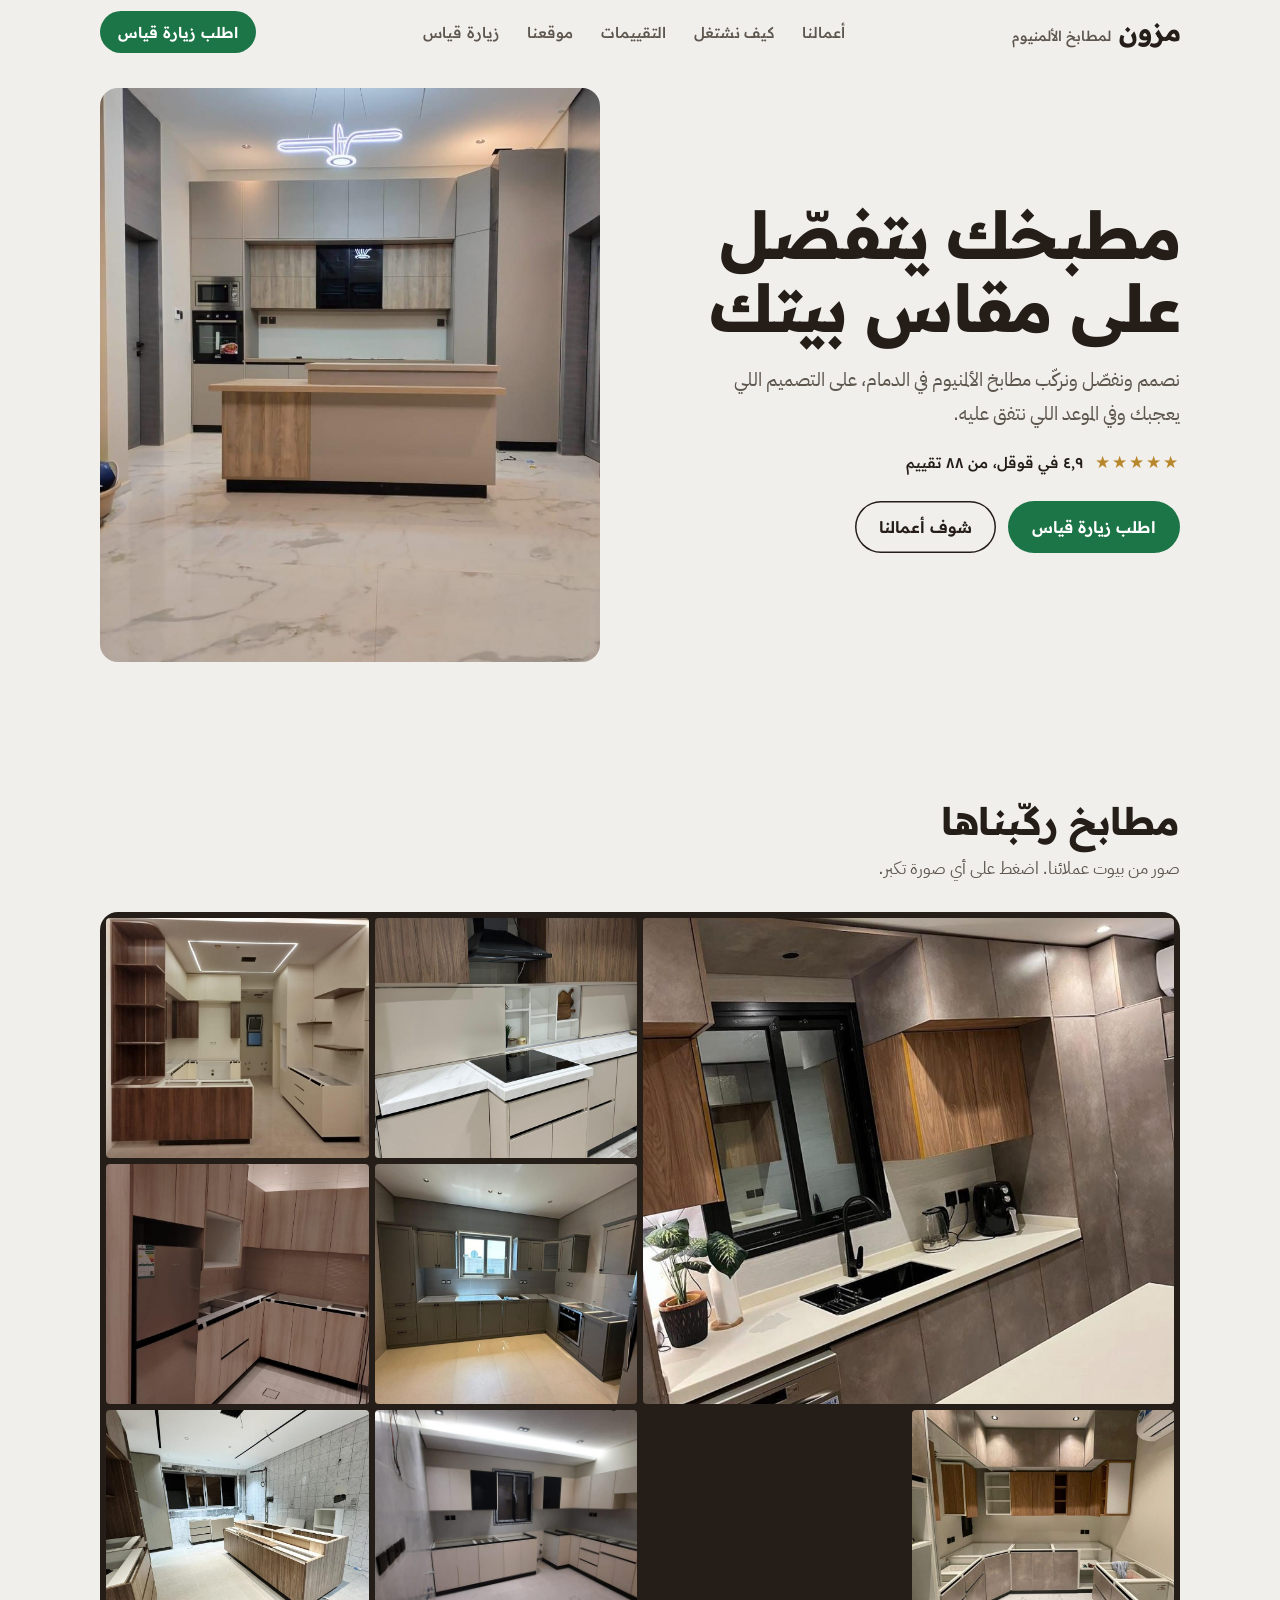
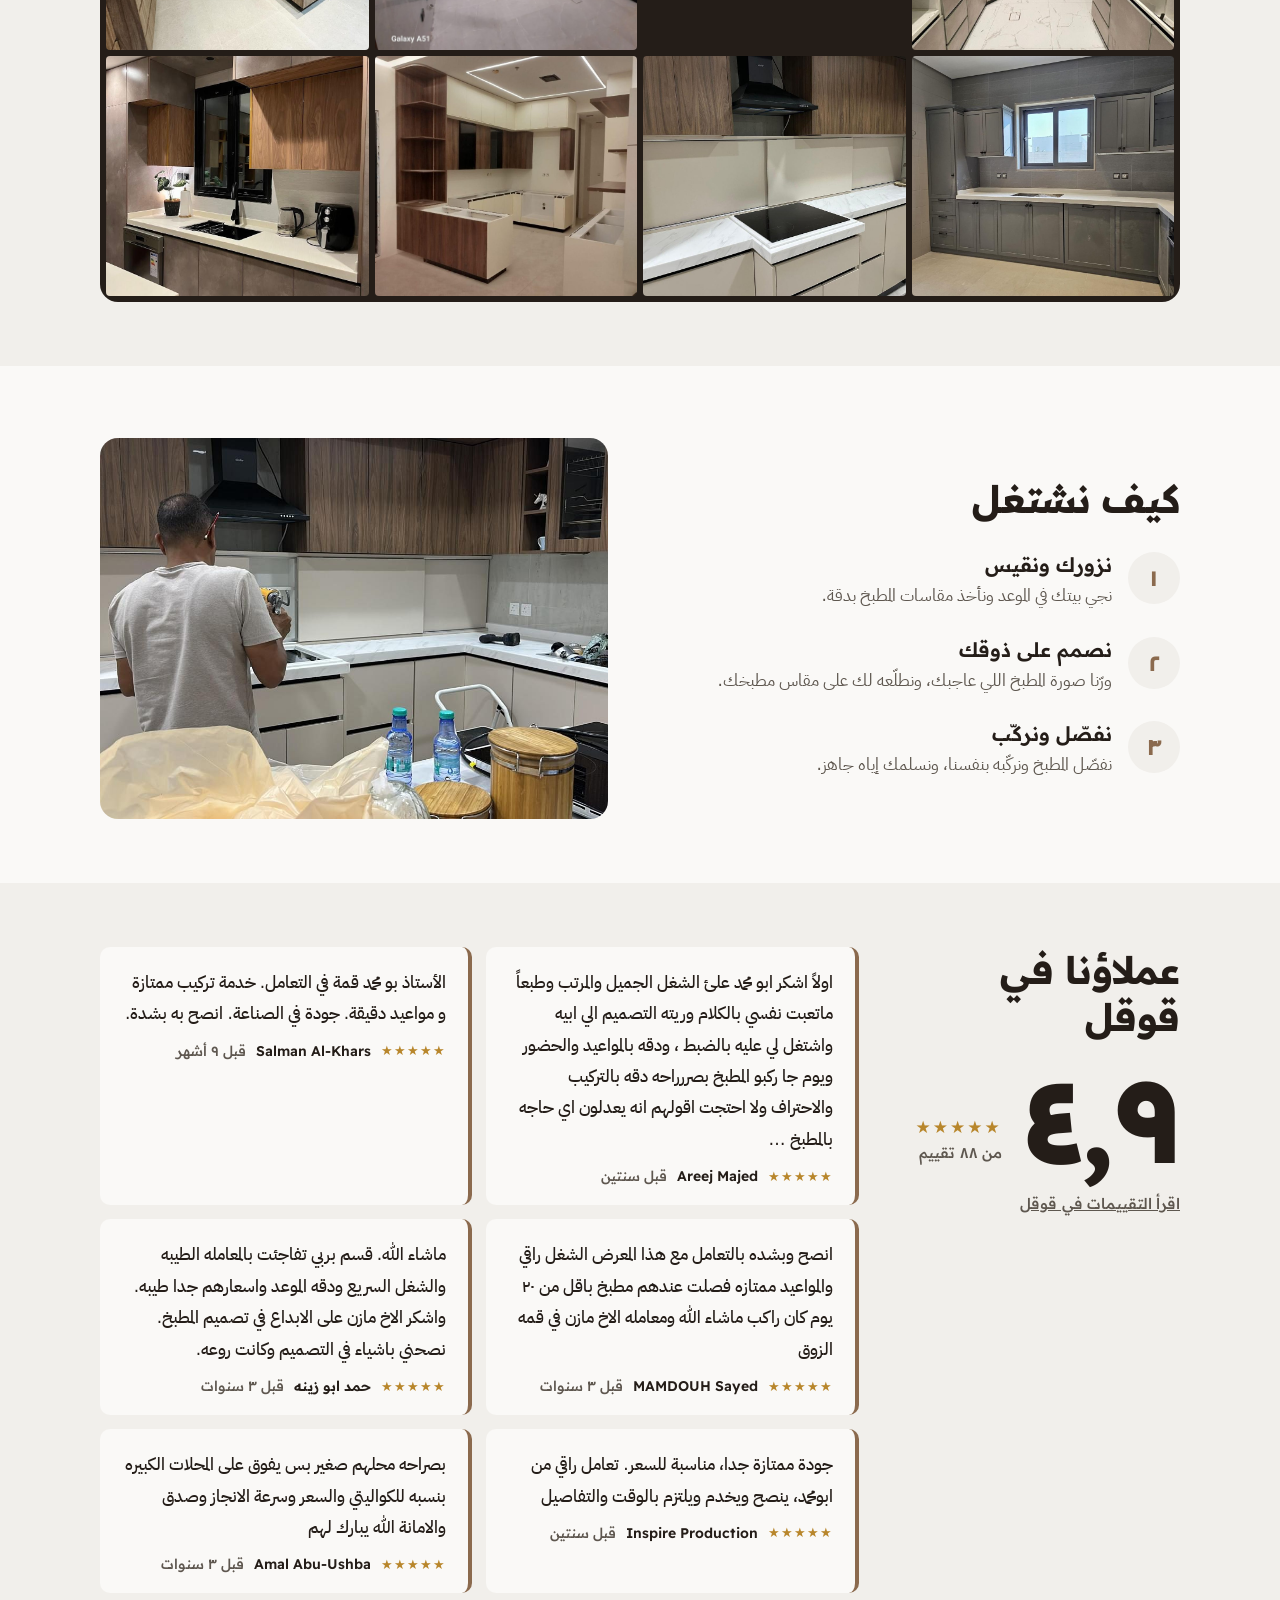
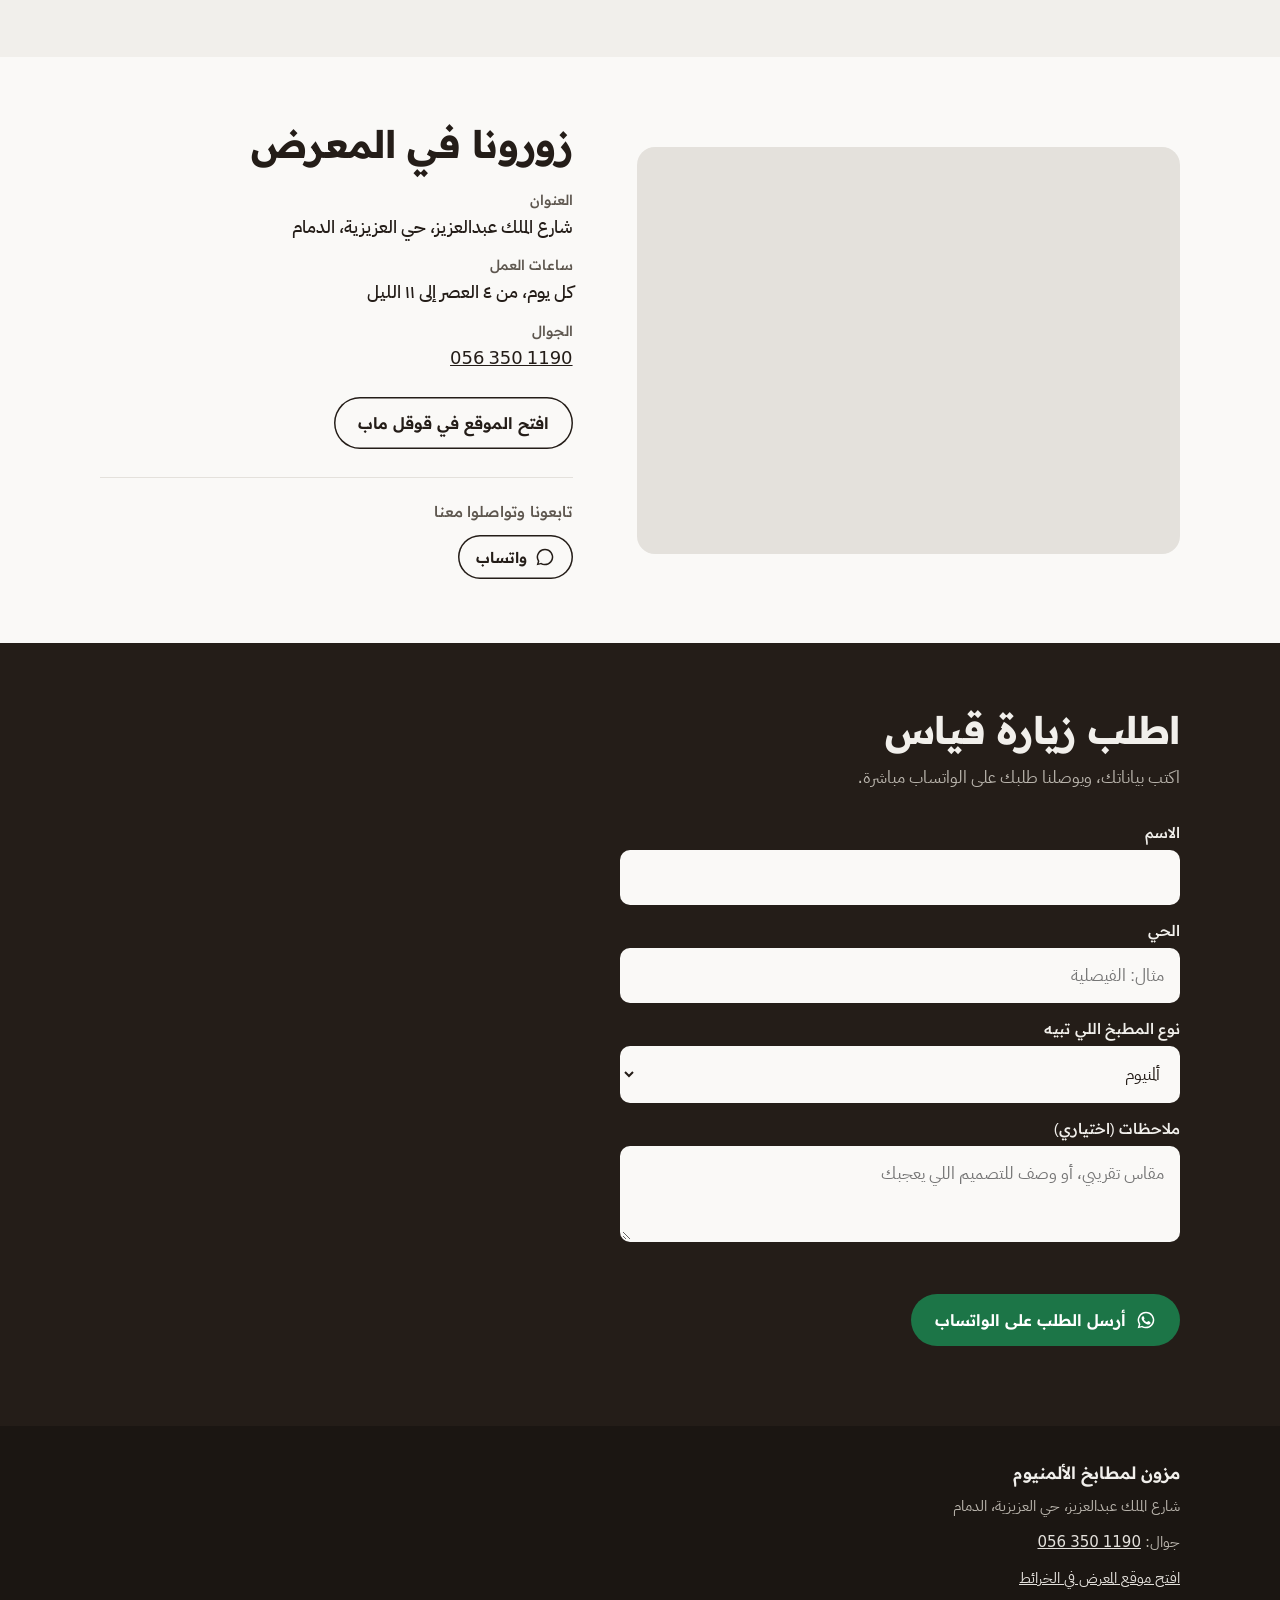
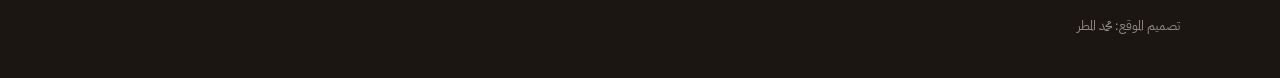
<file: mazoon/index.html>
<!doctype html>
<html lang="ar" dir="rtl">
<head>
<meta charset="utf-8">
<meta name="viewport" content="width=device-width, initial-scale=1">
<title>مزون لمطابخ الألمنيوم | الدمام</title>
<meta name="description" content="تصميم وتفصيل وتركيب مطابخ الألمنيوم في الدمام. اطلب زيارة قياس على الواتساب.">
<meta property="og:title" content="مزون لمطابخ الألمنيوم">
<meta property="og:description" content="مطبخك يتفصّل على مقاس بيتك. تقييمنا ٤٫٩ في قوقل.">
<meta property="og:image" content="img/hero.jpg">
<meta name="theme-color" content="#241D18">
<meta name="robots" content="noindex">
<style>
@font-face{font-family:"Readex";src:url(fonts/readex-pro-arabic-500-normal.woff2) format("woff2");font-weight:500;font-display:swap;unicode-range:U+0600-06FF,U+0750-077F,U+0870-08FF,U+FB50-FDFF,U+FE70-FEFF,U+200C-200E,U+2010-2011,U+204F,U+2E41}
@font-face{font-family:"Readex";src:url(fonts/readex-pro-arabic-600-normal.woff2) format("woff2");font-weight:600;font-display:swap;unicode-range:U+0600-06FF,U+0750-077F,U+0870-08FF,U+FB50-FDFF,U+FE70-FEFF,U+200C-200E,U+2010-2011,U+204F,U+2E41}
@font-face{font-family:"Readex";src:url(fonts/readex-pro-arabic-700-normal.woff2) format("woff2");font-weight:700;font-display:swap;unicode-range:U+0600-06FF,U+0750-077F,U+0870-08FF,U+FB50-FDFF,U+FE70-FEFF,U+200C-200E,U+2010-2011,U+204F,U+2E41}
@font-face{font-family:"Readex";src:url(fonts/readex-pro-latin-600-normal.woff2) format("woff2");font-weight:600;font-display:swap;unicode-range:U+0000-00FF,U+2000-206F}
@font-face{font-family:"Readex";src:url(fonts/readex-pro-latin-700-normal.woff2) format("woff2");font-weight:700;font-display:swap;unicode-range:U+0000-00FF,U+2000-206F}
@font-face{font-family:"Plex";src:url(fonts/ibm-plex-sans-arabic-arabic-400-normal.woff2) format("woff2");font-weight:400;font-display:swap}
@font-face{font-family:"Plex";src:url(fonts/ibm-plex-sans-arabic-arabic-500-normal.woff2) format("woff2");font-weight:500;font-display:swap}
@font-face{font-family:"Plex";src:url(fonts/ibm-plex-sans-arabic-arabic-600-normal.woff2) format("woff2");font-weight:600;font-display:swap}

:root{
  --porcelain:#F1EFEB;   /* floor tile white */
  --paper:#FAF9F7;
  --espresso:#241D18;    /* reveal / ink */
  --ink-2:#5E574F;       /* secondary text, 6.4:1 on porcelain */
  --alu:#B9B4AC;         /* brushed aluminium */
  --alu-hi:#E4E1DC;
  --wood:#8B6A4E;        /* oak veneer */
  --green:#1C7547;       /* WhatsApp action */
  --green-hover:#165F39;
  --gap:6px;             /* cabinet reveal */
  --r-lg:18px; --r-sm:10px;
  --wrap:1120px;
}
*{box-sizing:border-box}
html{-webkit-text-size-adjust:100%;scroll-behavior:smooth}
@media (prefers-reduced-motion:reduce){html{scroll-behavior:auto}*{transition:none!important;animation:none!important}}
body{margin:0;background:var(--porcelain);color:var(--espresso);font:400 17px/1.75 "Plex",system-ui,sans-serif}
img{display:block;max-width:100%}
a{color:inherit}
:focus-visible{outline:3px solid var(--wood);outline-offset:3px;border-radius:6px}
.wrap{max-width:var(--wrap);margin-inline:auto;padding-inline:20px}
h1,h2,h3{font-family:"Readex","Plex",sans-serif;line-height:1.25;margin:0}
h2{font-size:clamp(26px,4.4vw,38px);font-weight:700;letter-spacing:-.01em}
.lead{color:var(--ink-2);margin:.5rem 0 0;max-width:34em}


/* header */
.top{position:sticky;top:0;z-index:20;background:rgba(241,239,235,.92);backdrop-filter:saturate(1.4) blur(10px)}
.top .wrap{display:flex;align-items:center;justify-content:space-between;gap:16px;height:64px}
.brand{display:flex;align-items:baseline;gap:8px;text-decoration:none}
.brand b{font:700 26px/1 "Readex",sans-serif;letter-spacing:-.02em}
.brand span{font:500 14px/1 "Readex",sans-serif;color:var(--ink-2)}
.nav{display:none;gap:28px;font:500 15px "Readex",sans-serif}
.nav a{text-decoration:none;color:var(--ink-2)}
.nav a:hover{color:var(--espresso)}

.btn{display:inline-flex;align-items:center;justify-content:center;gap:10px;min-height:52px;padding:0 24px;border-radius:999px;
  font:600 16px/1 "Readex",sans-serif;text-decoration:none;border:0;cursor:pointer}
.btn-wa{background:var(--green);color:#fff}
.btn-wa:hover{background:var(--green-hover)}
.btn-line{background:transparent;color:var(--espresso);box-shadow:inset 0 0 0 1.5px var(--espresso)}
.btn-line:hover{background:var(--espresso);color:var(--porcelain)}
.btn-sm{min-height:42px;padding:0 18px;font-size:15px}
.top .btn-sm{display:none}
.wa-ico{width:20px;height:20px;flex:none}

/* hero */
.hero{padding:4px 0 56px}
.hero-grid{display:grid;gap:28px}
.hero-photo{position:relative;border-radius:var(--r-lg);overflow:hidden;background:var(--espresso);aspect-ratio:4/3.4;order:-1}
.hero-photo img{width:100%;height:100%;object-fit:cover}
.hero-text h1{font-size:clamp(38px,8.6vw,66px);font-weight:700;letter-spacing:-.025em;line-height:1.12}
.hero-text p{font-size:19px;color:var(--ink-2);margin:18px 0 0;max-width:26em}
.rating{display:flex;align-items:center;gap:12px;margin-top:22px;font:500 15px "Readex",sans-serif}
.stars{color:#B8862B;letter-spacing:2px;font-size:17px}
.rating a{color:var(--ink-2)}
.actions{display:flex;flex-wrap:wrap;gap:12px;margin-top:28px}

/* gallery: a wall of cabinet fronts */
.works{padding:56px 0 64px}
.wall{list-style:none;margin:28px 0 0;padding:var(--gap);display:grid;gap:var(--gap);background:var(--espresso);border-radius:var(--r-lg);
  grid-template-columns:repeat(2,1fr);grid-auto-rows:clamp(150px,44vw,260px)}
.wall li:first-child{grid-row:span 2}
.tile{all:unset;display:block;width:100%;height:100%;cursor:zoom-in;border-radius:4px;overflow:hidden;position:relative}
.tile img{width:100%;height:100%;object-fit:cover;transition:transform .5s ease}
.tile:hover img{transform:scale(1.03)}
.tile:focus-visible{outline:3px solid var(--alu-hi);outline-offset:-3px}

/* process */
.how{padding:64px 0;background:var(--paper)}
.how-grid{display:grid;gap:36px;margin-top:8px}
.steps{list-style:none;margin:28px 0 0;padding:0;display:grid;gap:26px;counter-reset:s}
.steps li{display:grid;grid-template-columns:52px 1fr;gap:16px;align-items:start}
.steps li::before{counter-increment:s;content:counter(s,arabic-indic);font:700 22px/52px "Readex",sans-serif;text-align:center;
  width:52px;height:52px;border-radius:50%;background:var(--porcelain);color:var(--wood)}
.steps h3{font-size:20px;font-weight:600}
.steps p{margin:4px 0 0;color:var(--ink-2)}
.install{border-radius:var(--r-lg);overflow:hidden;aspect-ratio:4/3;background:var(--alu)}
.install img{width:100%;height:100%;object-fit:cover}

/* reviews */
.reviews{padding:64px 0}
.score{display:flex;align-items:flex-end;gap:18px;margin-top:22px}
.score b{font:700 clamp(72px,16vw,120px)/.9 "Readex",sans-serif;letter-spacing:-.03em}
.score div{padding-bottom:10px}
.score small{display:block;color:var(--ink-2);font:500 15px "Readex",sans-serif}
.quotes{display:grid;gap:14px;margin-top:30px}
.q{margin:0;padding:20px 22px;border-radius:var(--r-sm);background:var(--paper);border-inline-start:4px solid var(--wood)}
.q blockquote{margin:0;font-weight:500;line-height:1.85}
.q figcaption{display:flex;flex-wrap:wrap;align-items:center;gap:4px 10px;margin-top:12px;font:500 14px "Readex",sans-serif;color:var(--ink-2)}
.q figcaption b{color:var(--espresso);font-weight:600}
.q .stars{font-size:13px;letter-spacing:1px}

/* visit */
.visit{padding:64px 0;background:var(--paper)}
.visit-grid{display:grid;gap:28px}
.map{border-radius:var(--r-lg);overflow:hidden;aspect-ratio:4/3;background:var(--alu-hi)}
.map iframe{display:block;width:100%;height:100%;border:0}
.facts{list-style:none;padding:0;margin:22px 0 0;display:grid;gap:14px}
.facts li{display:grid;gap:2px}
.facts small{font:500 14px "Readex",sans-serif;color:var(--ink-2)}
.facts span,.facts a{font-weight:500;font-size:18px}
.facts a{justify-self:start;unicode-bidi:isolate}
.visit .actions{margin-top:24px}
.social{display:flex;flex-wrap:wrap;gap:10px;margin-top:28px;padding-top:24px;border-top:1px solid var(--alu-hi)}
.social p{flex-basis:100%;margin:0 0 4px;font:500 15px "Readex",sans-serif;color:var(--ink-2)}
.social a{display:inline-flex;align-items:center;gap:8px;min-height:44px;padding:0 18px;border-radius:999px;box-shadow:inset 0 0 0 1.5px var(--espresso);text-decoration:none;font:600 15px "Readex",sans-serif}
.social a:hover{background:var(--espresso);color:var(--porcelain)}
.social svg{width:20px;height:20px}
.reviews .more{display:inline-block;margin-top:22px;font:500 15px "Readex",sans-serif;color:var(--ink-2)}

/* request */
.ask{padding:64px 0 120px;background:var(--espresso);color:var(--porcelain)}
.ask .lead{color:var(--alu)}
form{margin-top:30px;display:grid;gap:16px;max-width:560px}
label{display:grid;gap:8px;font:500 15px "Readex",sans-serif}
input,select,textarea{font:400 17px "Plex",sans-serif;color:var(--espresso);background:var(--paper);border:2px solid transparent;border-radius:var(--r-sm);padding:13px 14px;width:100%}
input:focus,select:focus,textarea:focus{outline:none;border-color:var(--alu)}
textarea{min-height:96px;resize:vertical}
.err{color:#FFB4A6;font:500 14px "Readex",sans-serif;min-height:1em;margin:0}
.ask .btn-wa{justify-self:start;margin-top:6px}

footer{background:#1B1612;color:var(--alu);padding:36px 0 110px;font-size:15px}
footer .wrap{display:grid;gap:10px}
footer strong{color:var(--porcelain);font:600 17px "Readex",sans-serif}
footer a{color:var(--alu-hi)}
.credit{margin-top:14px;font-size:13px;color:#8F8981}

/* mobile action bar */
.bar{position:fixed;inset-inline:0;bottom:0;z-index:30;padding:10px 16px calc(10px + env(safe-area-inset-bottom));
  background:rgba(36,29,24,.96);display:flex;gap:10px}
.bar .btn{flex:1;min-height:50px}
.bar .btn-line{color:var(--porcelain);box-shadow:inset 0 0 0 1.5px var(--alu)}

/* lightbox */
dialog{border:0;padding:0;background:transparent;max-width:min(92vw,900px);max-height:92vh}
dialog::backdrop{background:rgba(20,16,13,.92)}
dialog img{max-height:84vh;width:auto;margin:auto;border-radius:8px}
.lb-ctrl{display:flex;justify-content:center;gap:12px;margin-top:12px}
.lb-ctrl button{all:unset;cursor:pointer;color:var(--porcelain);font:600 15px "Readex",sans-serif;padding:10px 18px;border-radius:999px;box-shadow:inset 0 0 0 1.5px var(--alu)}
.lb-ctrl button:focus-visible{outline:3px solid var(--alu-hi)}

@media (min-width:880px){
  .nav{display:flex}
  .top .btn-sm{display:inline-flex}
  .hero-photo{order:0}
  .hero{padding:24px 0 80px}
  .hero-grid{grid-template-columns:1.05fr 1fr;align-items:center;gap:56px}
  .hero-photo{aspect-ratio:4/4.6}
  .wall{grid-template-columns:repeat(4,1fr);grid-auto-rows:240px}
  .wall li:first-child{grid-column:span 2}
  .how-grid{grid-template-columns:1fr 1fr;align-items:center;gap:64px}
  .reviews .wrap{display:grid;grid-template-columns:.7fr 2fr;gap:56px;align-items:start}
  .quotes{margin-top:0;grid-template-columns:1fr 1fr}
  .visit-grid{grid-template-columns:1.15fr 1fr;align-items:center;gap:64px}
  .bar{display:none}
  .ask{padding-bottom:80px}
  footer{padding-bottom:40px}
}
</style>
</head>
<body>
<header class="top">
  <div class="wrap">
    <a class="brand" href="#"><b>مزون</b><span>لمطابخ الألمنيوم</span></a>
    <nav class="nav" aria-label="أقسام الصفحة">
      <a href="#works">أعمالنا</a><a href="#how">كيف نشتغل</a><a href="#reviews">التقييمات</a><a href="#visit">موقعنا</a><a href="#ask">زيارة قياس</a>
    </nav>
    <a class="btn btn-wa btn-sm" href="#ask">اطلب زيارة قياس</a>
  </div>
</header>

<main>
  <section class="hero">
    <div class="wrap hero-grid">
      <div class="hero-text">
        <h1>مطبخك يتفصّل على مقاس بيتك</h1>
        <p>نصمم ونفصّل ونركّب مطابخ الألمنيوم في الدمام، على التصميم اللي يعجبك وفي الموعد اللي نتفق عليه.</p>
        <div class="rating"><span class="stars" aria-hidden="true">★★★★★</span>
          <span>٤٫٩ في قوقل، من ٨٨ تقييم</span></div>
        <div class="actions">
          <a class="btn btn-wa" href="#ask">اطلب زيارة قياس</a>
          <a class="btn btn-line" href="#works">شوف أعمالنا</a>
        </div>
      </div>
      <figure class="hero-photo" style="margin:0">
        <img src="img/hero.jpg" alt="مطبخ نفذته مزون في أحد بيوت الدمام" fetchpriority="high">
      </figure>
    </div>
  </section>

  <section class="works" id="works">
    <div class="wrap">
      <h2>مطابخ ركّبناها</h2>
      <p class="lead">صور من بيوت عملائنا. اضغط على أي صورة تكبر.</p>
      <ul class="wall">
      <li><button class="tile" type="button" data-i="0" aria-label="كبّر صورة المطبخ 1"><img src="img/k01.jpg" alt="مطبخ نفذته مزون، صورة 1" loading="lazy" decoding="async"></button></li>
      <li><button class="tile" type="button" data-i="1" aria-label="كبّر صورة المطبخ 2"><img src="img/k02.jpg" alt="مطبخ نفذته مزون، صورة 2" loading="lazy" decoding="async"></button></li>
      <li><button class="tile" type="button" data-i="2" aria-label="كبّر صورة المطبخ 3"><img src="img/k03.jpg" alt="مطبخ نفذته مزون، صورة 3" loading="lazy" decoding="async"></button></li>
      <li><button class="tile" type="button" data-i="3" aria-label="كبّر صورة المطبخ 4"><img src="img/k04.jpg" alt="مطبخ نفذته مزون، صورة 4" loading="lazy" decoding="async"></button></li>
      <li><button class="tile" type="button" data-i="4" aria-label="كبّر صورة المطبخ 5"><img src="img/k05.jpg" alt="مطبخ نفذته مزون، صورة 5" loading="lazy" decoding="async"></button></li>
      <li><button class="tile" type="button" data-i="5" aria-label="كبّر صورة المطبخ 6"><img src="img/k06.jpg" alt="مطبخ نفذته مزون، صورة 6" loading="lazy" decoding="async"></button></li>
      <li><button class="tile" type="button" data-i="6" aria-label="كبّر صورة المطبخ 7"><img src="img/k07.jpg" alt="مطبخ نفذته مزون، صورة 7" loading="lazy" decoding="async"></button></li>
      <li><button class="tile" type="button" data-i="7" aria-label="كبّر صورة المطبخ 8"><img src="img/k08.jpg" alt="مطبخ نفذته مزون، صورة 8" loading="lazy" decoding="async"></button></li>
      <li><button class="tile" type="button" data-i="8" aria-label="كبّر صورة المطبخ 9"><img src="img/k09.jpg" alt="مطبخ نفذته مزون، صورة 9" loading="lazy" decoding="async"></button></li>
      <li><button class="tile" type="button" data-i="9" aria-label="كبّر صورة المطبخ 10"><img src="img/k10.jpg" alt="مطبخ نفذته مزون، صورة 10" loading="lazy" decoding="async"></button></li>
      <li><button class="tile" type="button" data-i="10" aria-label="كبّر صورة المطبخ 11"><img src="img/k11.jpg" alt="مطبخ نفذته مزون، صورة 11" loading="lazy" decoding="async"></button></li>
      <li><button class="tile" type="button" data-i="11" aria-label="كبّر صورة المطبخ 12"><img src="img/k12.jpg" alt="مطبخ نفذته مزون، صورة 12" loading="lazy" decoding="async"></button></li>
      <li><button class="tile" type="button" data-i="12" aria-label="كبّر صورة المطبخ 13"><img src="img/k13.jpg" alt="مطبخ نفذته مزون، صورة 13" loading="lazy" decoding="async"></button></li>
      </ul>
    </div>
  </section>

  <section class="how" id="how">
    <div class="wrap how-grid">
      <div>
        <h2>كيف نشتغل</h2>
        <ol class="steps">
          <li><div><h3>نزورك ونقيس</h3><p>نجي بيتك في الموعد ونأخذ مقاسات المطبخ بدقة.</p></div></li>
          <li><div><h3>نصمم على ذوقك</h3><p>ورّنا صورة المطبخ اللي عاجبك، ونطلّعه لك على مقاس مطبخك.</p></div></li>
          <li><div><h3>نفصّل ونركّب</h3><p>نفصّل المطبخ ونركّبه بنفسنا، ونسلمك إياه جاهز.</p></div></li>
        </ol>
      </div>
      <figure class="install" style="margin:0">
        <img src="img/install.jpg" alt="فني مزون أثناء تركيب مطبخ" loading="lazy">
      </figure>
    </div>
  </section>

  <section class="reviews" id="reviews">
    <div class="wrap">
      <div>
        <h2>عملاؤنا في قوقل</h2>
        <div class="score"><b>٤٫٩</b><div><span class="stars" aria-hidden="true">★★★★★</span><small>من ٨٨ تقييم</small></div></div>
        <a class="more" href="https://www.google.com/maps/search/?api=1&query=%D9%85%D8%B2%D9%88%D9%86+%D9%84%D9%84%D9%85%D8%B7%D8%A7%D8%A8%D8%AE+%D8%A7%D9%84%D8%A7%D9%84%D9%85%D9%86%D9%8A%D9%88%D9%85&query_place_id=ChIJxUXGaDv9ST4RogmHFSXyGK0" target="_blank" rel="noopener">اقرأ التقييمات في قوقل</a>
      </div>
      <div class="quotes">
        <figure class="q"><blockquote>اولاً اشكر ابو محمد علئ الشغل الجميل والمرتب وطبعاً ماتعبت نفسي بالكلام وريته التصميم الي ابيه واشتغل لي عليه بالضبط ، ودقه بالمواعيد والحضور ويوم جا ركبو المطبخ بصررراحه دقه بالتركيب والاحتراف ولا احتجت اقولهم انه يعدلون اي حاجه بالمطبخ …</blockquote><figcaption><span class="stars" aria-label="٥ نجوم">★★★★★</span><b>Areej Majed</b><span>قبل سنتين</span></figcaption></figure>
        <figure class="q"><blockquote>الأستاذ بو محمد قمة في التعامل. خدمة تركيب ممتازة و مواعيد دقيقة. جودة في الصناعة. انصح به بشدة.</blockquote><figcaption><span class="stars" aria-label="٥ نجوم">★★★★★</span><b>Salman Al-Khars</b><span>قبل ٩ أشهر</span></figcaption></figure>
        <figure class="q"><blockquote>انصح وبشده بالتعامل مع هذا المعرض الشغل راقي والمواعيد ممتازه فصلت عندهم مطبخ باقل من ٢٠ يوم كان راكب ماشاء الله ومعامله الاخ مازن في قمه الزوق</blockquote><figcaption><span class="stars" aria-label="٥ نجوم">★★★★★</span><b>MAMDOUH Sayed</b><span>قبل ٣ سنوات</span></figcaption></figure>
        <figure class="q"><blockquote>ماشاء الله. قسم بربي تفاجئت بالمعامله الطيبه والشغل السريع ودقه الموعد واسعارهم جدا طيبه. واشكر الاخ مازن على الابداع في تصميم المطبخ. نصحني باشياء في التصميم وكانت روعه.</blockquote><figcaption><span class="stars" aria-label="٥ نجوم">★★★★★</span><b>حمد ابو زينه</b><span>قبل ٣ سنوات</span></figcaption></figure>
        <figure class="q"><blockquote>جودة ممتازة جدا، مناسبة للسعر. تعامل راقي من ابومحمد، ينصح ويخدم ويلتزم بالوقت والتفاصيل</blockquote><figcaption><span class="stars" aria-label="٥ نجوم">★★★★★</span><b>Inspire Production</b><span>قبل سنتين</span></figcaption></figure>
        <figure class="q"><blockquote>بصراحه محلهم صغير بس يفوق على المحلات الكبيره بنسبه للكواليتي والسعر وسرعة الانجاز وصدق والامانة الله يبارك لهم</blockquote><figcaption><span class="stars" aria-label="٥ نجوم">★★★★★</span><b>Amal Abu-Ushba</b><span>قبل ٣ سنوات</span></figcaption></figure>
      </div>
    </div>
  </section>

  <section class="visit" id="visit">
    <div class="wrap visit-grid">
      <div class="map">
        <iframe src="https://maps.google.com/maps?q=%D9%85%D8%B2%D9%88%D9%86%20%D9%84%D9%84%D9%85%D8%B7%D8%A7%D8%A8%D8%AE%20%D8%A7%D9%84%D8%A7%D9%84%D9%85%D9%86%D9%8A%D9%88%D9%85&amp;ll=26.4524417,50.0715341&amp;z=16&amp;hl=ar&amp;output=embed" title="موقع معرض مزون على الخريطة" loading="lazy" referrerpolicy="no-referrer-when-downgrade" allowfullscreen></iframe>
      </div>
      <div>
        <h2>زورونا في المعرض</h2>
        <ul class="facts">
          <li><small>العنوان</small><span>شارع الملك عبدالعزيز، حي العزيزية، الدمام</span></li>
          <li><small>ساعات العمل</small><span>كل يوم، من ٤ العصر إلى ١١ الليل</span></li>
          <li><small>الجوال</small><a href="tel:+966563501190" dir="ltr">056 350 1190</a></li>
        </ul>
        <div class="actions">
          <a class="btn btn-line" href="https://www.google.com/maps/search/?api=1&query=%D9%85%D8%B2%D9%88%D9%86+%D9%84%D9%84%D9%85%D8%B7%D8%A7%D8%A8%D8%AE+%D8%A7%D9%84%D8%A7%D9%84%D9%85%D9%86%D9%8A%D9%88%D9%85&query_place_id=ChIJxUXGaDv9ST4RogmHFSXyGK0" target="_blank" rel="noopener">افتح الموقع في قوقل ماب</a>
        </div>
        <div class="social">
          <p>تابعونا وتواصلوا معنا</p>
        <a href="https://wa.me/966563501190" target="_blank" rel="noopener"><svg viewBox="0 0 24 24" aria-hidden="true"><path fill="currentColor" d="M12 2a10 10 0 0 0-8.6 15.1L2 22l5-1.3A10 10 0 1 0 12 2Zm0 18.2a8.2 8.2 0 0 1-4.2-1.1l-.3-.2-3 .8.8-2.9-.2-.3A8.2 8.2 0 1 1 12 20.2Z"/></svg>واتساب</a>
        </div>
      </div>
    </div>
  </section>

  <section class="ask" id="ask">
    <div class="wrap">
      <h2>اطلب زيارة قياس</h2>
      <p class="lead">اكتب بياناتك، ويوصلنا طلبك على الواتساب مباشرة.</p>
      <form id="f" novalidate>
        <label>الاسم<input name="n" autocomplete="name" required></label>
        <label>الحي<input name="d" placeholder="مثال: الفيصلية" required></label>
        <label>نوع المطبخ اللي تبيه
          <select name="t">
            <option>ألمنيوم</option><option>خشب</option><option>أكريليك</option><option>ما قررت للحين</option>
          </select></label>
        <label>ملاحظات (اختياري)<textarea name="m" placeholder="مقاس تقريبي، أو وصف للتصميم اللي يعجبك"></textarea></label>
        <p class="err" id="err" role="alert"></p>
        <button class="btn btn-wa" type="submit">
          <svg class="wa-ico" viewBox="0 0 24 24" aria-hidden="true"><path fill="currentColor" d="M12 2a10 10 0 0 0-8.6 15.1L2 22l5-1.3A10 10 0 1 0 12 2Zm0 18.2a8.2 8.2 0 0 1-4.2-1.1l-.3-.2-3 .8.8-2.9-.2-.3A8.2 8.2 0 1 1 12 20.2Zm4.5-6.1c-.2-.1-1.5-.7-1.7-.8s-.4-.1-.6.1-.7.8-.8 1-.3.2-.5.1a6.7 6.7 0 0 1-3.3-2.9c-.3-.4.2-.4.6-1.3a.5.5 0 0 0 0-.5l-.8-1.8c-.2-.5-.4-.4-.6-.4h-.5a1 1 0 0 0-.7.3 3 3 0 0 0-.9 2.2 5.2 5.2 0 0 0 1.1 2.7 11.8 11.8 0 0 0 4.5 4c1.7.7 2.3.8 3.2.6a2.7 2.7 0 0 0 1.7-1.2 2.2 2.2 0 0 0 .2-1.2c-.1-.1-.3-.2-.5-.3Z"/></svg>
          أرسل الطلب على الواتساب</button>
      </form>
    </div>
  </section>
</main>

<footer>
  <div class="wrap">
    <strong>مزون لمطابخ الألمنيوم</strong>
    <span>شارع الملك عبدالعزيز، حي العزيزية، الدمام</span>
    <span>جوال: <a href="tel:+966563501190" dir="ltr">056 350 1190</a></span>
    <a href="https://www.google.com/maps/search/?api=1&query=%D9%85%D8%B2%D9%88%D9%86+%D9%84%D9%84%D9%85%D8%B7%D8%A7%D8%A8%D8%AE+%D8%A7%D9%84%D8%A7%D9%84%D9%85%D9%86%D9%8A%D9%88%D9%85&query_place_id=ChIJxUXGaDv9ST4RogmHFSXyGK0" target="_blank" rel="noopener">افتح موقع المعرض في الخرائط</a>
    <span class="credit">تصميم الموقع: محمد المطر</span>
  </div>
</footer>

<div class="bar">
  <a class="btn btn-wa" href="#ask">اطلب زيارة قياس</a>
  <a class="btn btn-line" href="tel:+966563501190">اتصل</a>
</div>

<dialog id="lb" aria-label="صورة مكبرة">
  <img id="lbimg" alt="">
  <div class="lb-ctrl">
    <button type="button" id="prev">السابقة</button>
    <button type="button" id="close">إغلاق</button>
    <button type="button" id="next">التالية</button>
  </div>
</dialog>

<script>
const S=["img/k01.jpg","img/k02.jpg","img/k03.jpg","img/k04.jpg","img/k05.jpg","img/k06.jpg","img/k07.jpg","img/k08.jpg","img/k09.jpg","img/k10.jpg","img/k11.jpg","img/k12.jpg","img/k13.jpg"],lb=document.getElementById('lb'),im=document.getElementById('lbimg');let i=0;
function show(n){i=(n+S.length)%S.length;im.src=S[i];im.alt='مطبخ نفذته مزون، صورة '+(i+1);}
document.querySelectorAll('.tile').forEach(b=>b.addEventListener('click',()=>{show(+b.dataset.i);lb.showModal();}));
document.getElementById('next').onclick=()=>show(i+1);
document.getElementById('prev').onclick=()=>show(i-1);
document.getElementById('close').onclick=()=>lb.close();
lb.addEventListener('click',e=>{if(e.target===lb)lb.close();});
document.addEventListener('keydown',e=>{if(!lb.open)return;if(e.key==='ArrowLeft')show(i+1);if(e.key==='ArrowRight')show(i-1);});
document.getElementById('f').addEventListener('submit',e=>{
  e.preventDefault();const f=e.target,err=document.getElementById('err');
  const n=f.n.value.trim(),d=f.d.value.trim();
  if(!n||!d){err.textContent=!n?'اكتب اسمك عشان نعرف نخاطبك.':'اكتب اسم الحي عشان نرتب موعد الزيارة.';(!n?f.n:f.d).focus();return;}
  err.textContent='';
  const t='السلام عليكم، أبي أحجز زيارة قياس.\nالاسم: '+n+'\nالحي: '+d+'\nنوع المطبخ: '+f.t.value+(f.m.value.trim()?'\nملاحظات: '+f.m.value.trim():'');
  location.href='https://wa.me/966563501190?text='+encodeURIComponent(t);
});
</script>
</body>
</html>
</file>
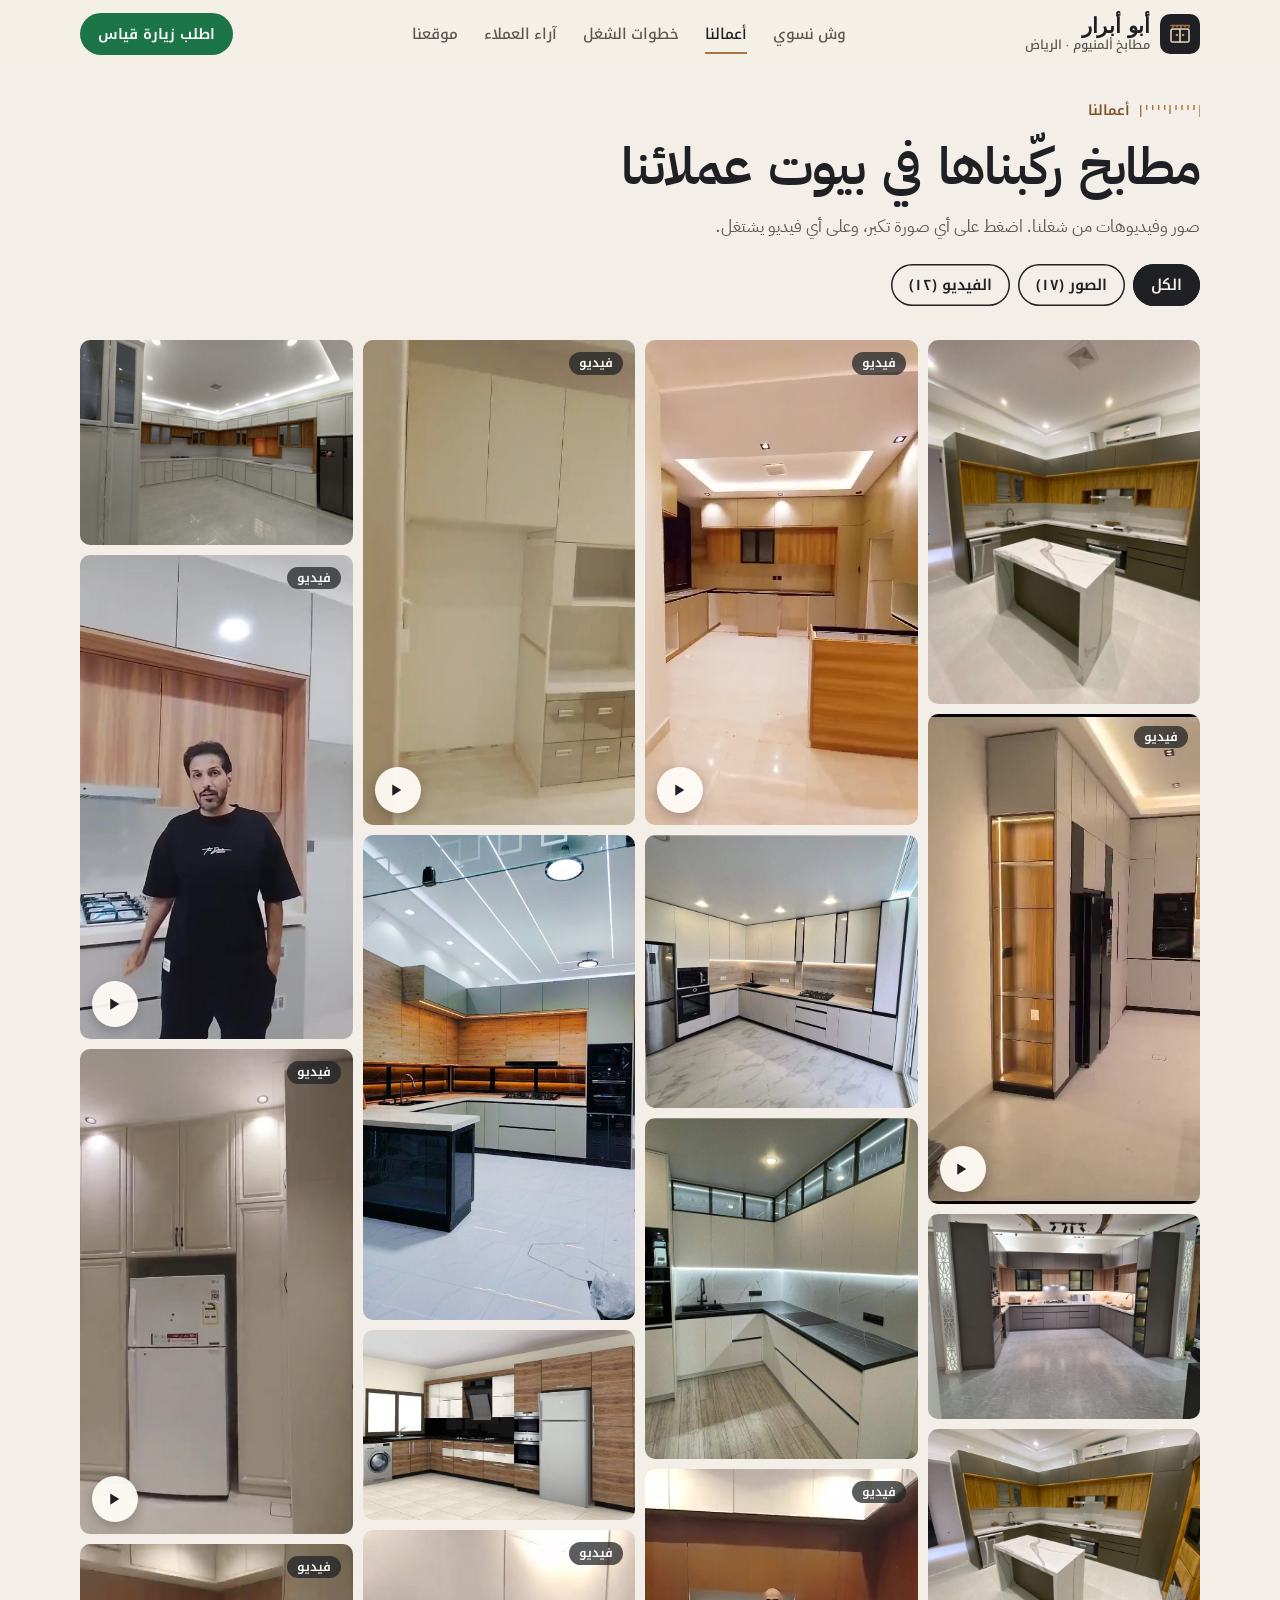
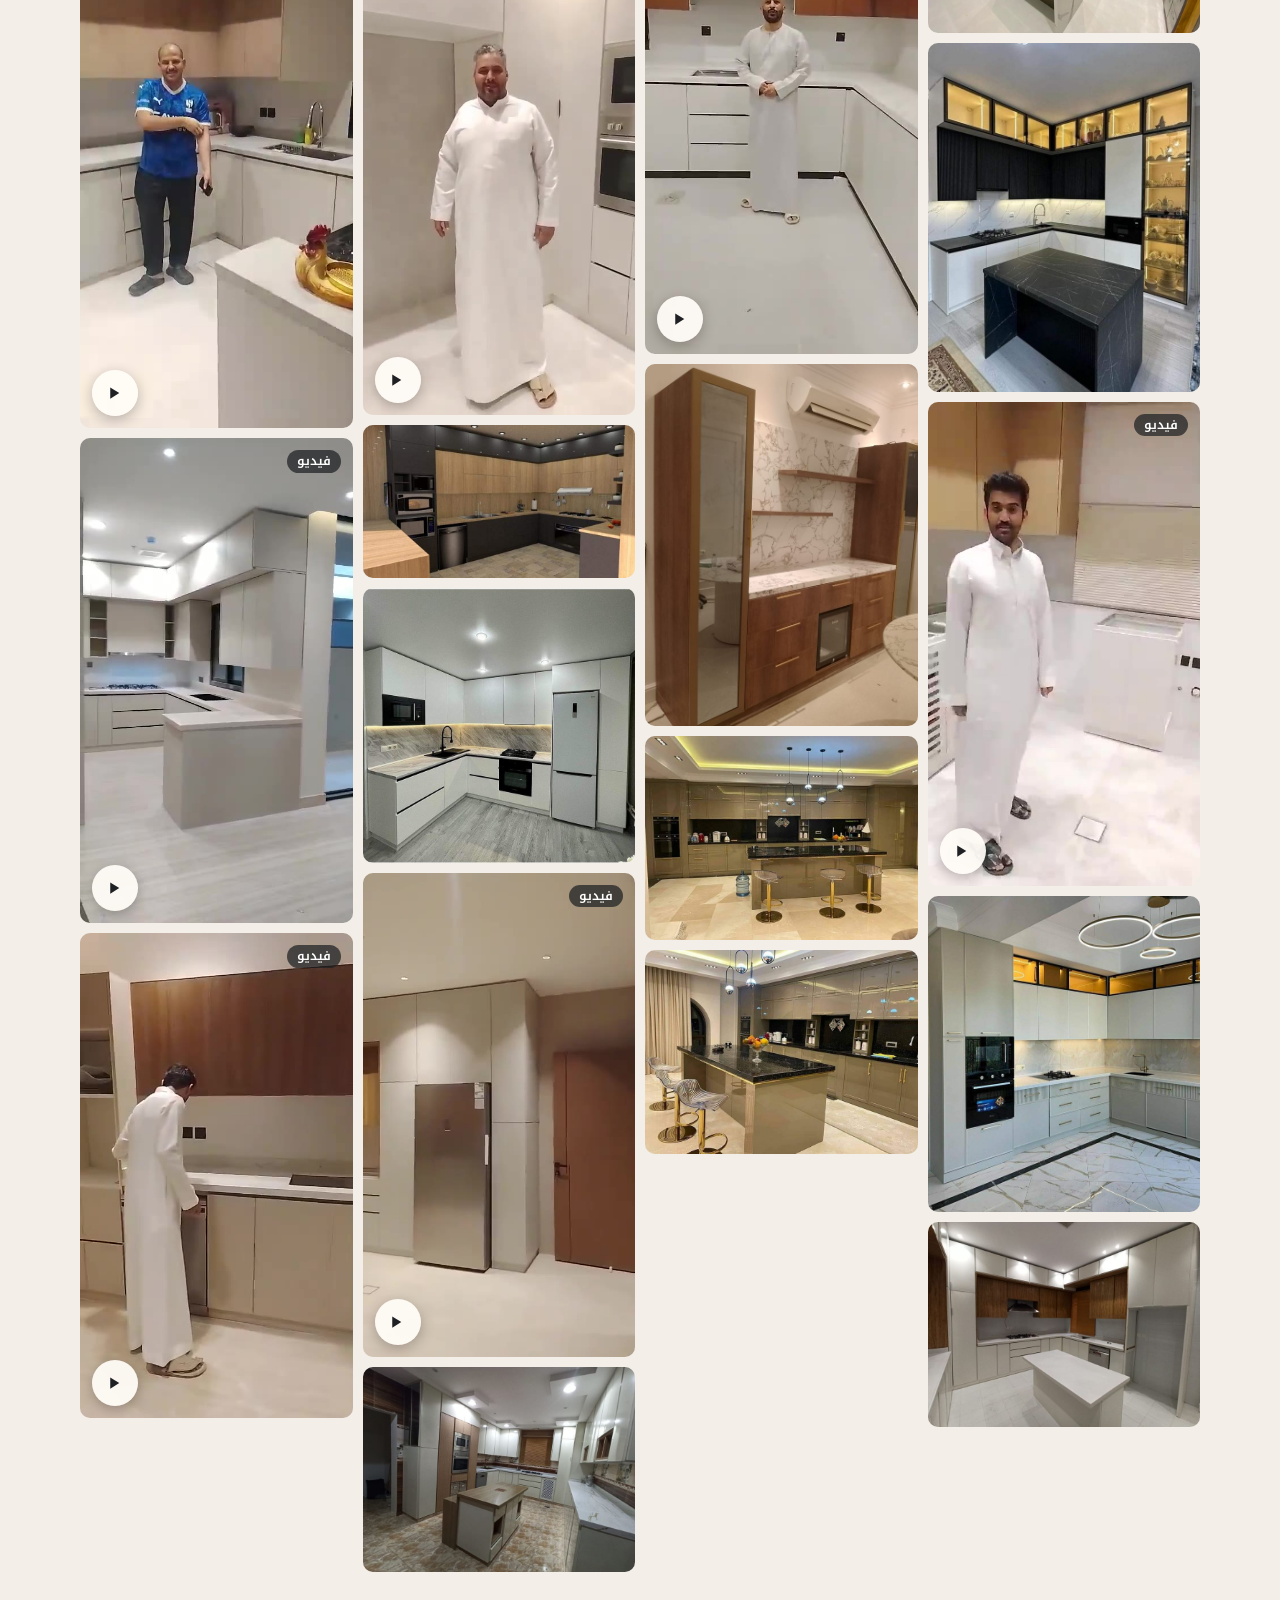
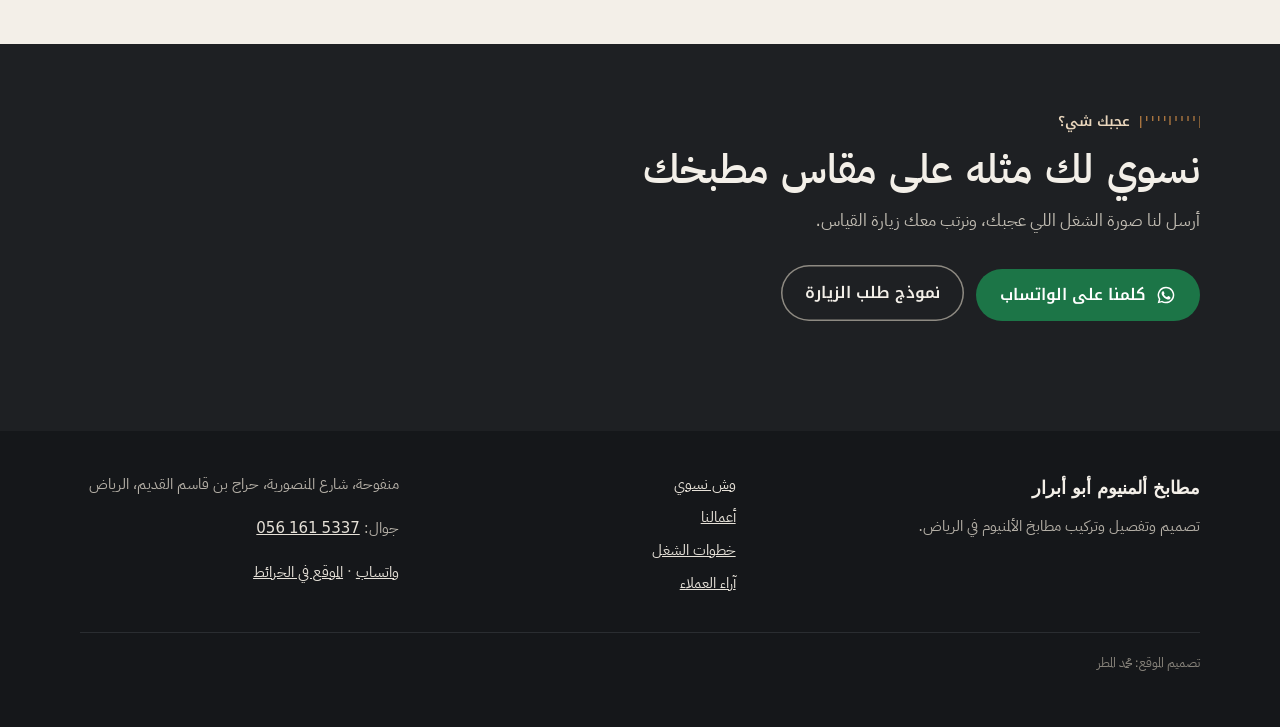
<file: abuabrar/works.html>
<!doctype html>
<html lang="ar" dir="rtl">
<head>
<meta charset="utf-8">
<meta name="viewport" content="width=device-width, initial-scale=1">
<title>أعمالنا | مطابخ ألمنيوم أبو أبرار في الرياض</title>
<meta name="description" content="صور وفيديوهات مطابخ صممناها وفصّلناها وركّبناها في بيوت عملائنا في الرياض.">
<meta property="og:title" content="مطابخ ألمنيوم أبو أبرار | الرياض">
<meta property="og:description" content="صور وفيديوهات مطابخ صممناها وفصّلناها وركّبناها في بيوت عملائنا في الرياض.">
<meta property="og:image" content="img/k01.jpg">
<meta name="theme-color" content="#1E2023">
<meta name="robots" content="noindex">
<link rel="preload" href="fonts/noto-kufi-arabic-arabic-800-normal.woff2" as="font" type="font/woff2" crossorigin>
<link rel="preload" href="fonts/ibm-plex-sans-arabic-arabic-400-normal.woff2" as="font" type="font/woff2" crossorigin>
<link rel="stylesheet" href="style.css">
</head>
<body>
<header class="top">
  <div class="wrap">
    <a class="brand" href="index.html"><span class="mark" aria-hidden="true"><svg viewBox="0 0 24 24" fill="none" stroke="#E8D5BC" stroke-width="1.6" stroke-linecap="round"><rect x="3" y="7" width="18" height="13" rx="1.5"/><path d="M12 7v13M9.5 13h-1M15.5 13h-1"/><path stroke="#A8743F" d="M3 3.5h18M5 3.5v2M9 3.5v1.3M13 3.5v2M17 3.5v1.3M21 3.5v2"/></svg></span><span><b>أبو أبرار</b><small>مطابخ ألمنيوم · الرياض</small></span></a>
    <nav class="nav" aria-label="القائمة">
      <a href="index.html#services">وش نسوي</a>
      <a href="works.html" aria-current="page">أعمالنا</a>
      <a href="index.html#how">خطوات الشغل</a>
      <a href="index.html#reviews">آراء العملاء</a>
      <a href="index.html#visit">موقعنا</a>
    </nav>
    <a class="btn btn-wa btn-sm" href="index.html#ask">اطلب زيارة قياس</a>
  </div>
</header>

<main>
  <section class="page-head">
    <div class="wrap">
      <span class="eyebrow">أعمالنا</span>
      <h1>مطابخ ركّبناها في بيوت عملائنا</h1>
      <p class="lead">صور وفيديوهات من شغلنا. اضغط على أي صورة تكبر، وعلى أي فيديو يشتغل.</p>
      <div class="filters" role="group" aria-label="تصفية الأعمال">
        <button type="button" data-f="all" aria-pressed="true">الكل</button>
        <button type="button" data-f="i" aria-pressed="false">الصور (١٧)</button>
        <button type="button" data-f="v" aria-pressed="false">الفيديو (١٢)</button>
      </div>
    </div>
  </section>
  <section style="padding:0 0 72px">
    <div class="wrap">
      <ul class="masonry">
        <li data-kind="i"><button class="tile" type="button" data-t="i" data-s="img/k01.jpg" aria-label="كبّر الصورة"><img src="img/k01-s.jpg" alt="مطبخ من تنفيذ أبو أبرار" loading="lazy" decoding="async"></button></li>
        <li data-kind="v"><button class="tile" type="button" data-t="v" data-s="vid/v65.mp4" data-p="vid/v65.jpg" aria-label="شغّل الفيديو"><img src="vid/v65.jpg" alt="جولة في مطبخ من تنفيذ أبو أبرار" loading="lazy" decoding="async"><span class="tag">فيديو</span><span class="play" aria-hidden="true"><svg viewBox="0 0 24 24"><path fill="currentColor" d="M7 4.5v15l12-7.5z"/></svg></span></button></li>
        <li data-kind="i"><button class="tile" type="button" data-t="i" data-s="img/k04.jpg" aria-label="كبّر الصورة"><img src="img/k04-s.jpg" alt="مطبخ من تنفيذ أبو أبرار" loading="lazy" decoding="async"></button></li>
        <li data-kind="i"><button class="tile" type="button" data-t="i" data-s="img/k02.jpg" aria-label="كبّر الصورة"><img src="img/k02-s.jpg" alt="مطبخ من تنفيذ أبو أبرار" loading="lazy" decoding="async"></button></li>
        <li data-kind="i"><button class="tile" type="button" data-t="i" data-s="img/k13.jpg" aria-label="كبّر الصورة"><img src="img/k13-s.jpg" alt="مطبخ من تنفيذ أبو أبرار" loading="lazy" decoding="async"></button></li>
        <li data-kind="v"><button class="tile" type="button" data-t="v" data-s="vid/v62.mp4" data-p="vid/v62.jpg" aria-label="شغّل الفيديو"><img src="vid/v62.jpg" alt="عميل في مطبخه من تنفيذ أبو أبرار" loading="lazy" decoding="async"><span class="tag">فيديو</span><span class="play" aria-hidden="true"><svg viewBox="0 0 24 24"><path fill="currentColor" d="M7 4.5v15l12-7.5z"/></svg></span></button></li>
        <li data-kind="i"><button class="tile" type="button" data-t="i" data-s="img/k05.jpg" aria-label="كبّر الصورة"><img src="img/k05-s.jpg" alt="مطبخ من تنفيذ أبو أبرار" loading="lazy" decoding="async"></button></li>
        <li data-kind="i"><button class="tile" type="button" data-t="i" data-s="img/k12.jpg" aria-label="كبّر الصورة"><img src="img/k12-s.jpg" alt="مطبخ من تنفيذ أبو أبرار" loading="lazy" decoding="async"></button></li>
        <li data-kind="v"><button class="tile" type="button" data-t="v" data-s="vid/v67.mp4" data-p="vid/v67.jpg" aria-label="شغّل الفيديو"><img src="vid/v67.jpg" alt="جولة في مطبخ من تنفيذ أبو أبرار" loading="lazy" decoding="async"><span class="tag">فيديو</span><span class="play" aria-hidden="true"><svg viewBox="0 0 24 24"><path fill="currentColor" d="M7 4.5v15l12-7.5z"/></svg></span></button></li>
        <li data-kind="i"><button class="tile" type="button" data-t="i" data-s="img/k03.jpg" aria-label="كبّر الصورة"><img src="img/k03-s.jpg" alt="مطبخ من تنفيذ أبو أبرار" loading="lazy" decoding="async"></button></li>
        <li data-kind="i"><button class="tile" type="button" data-t="i" data-s="img/k06.jpg" aria-label="كبّر الصورة"><img src="img/k06-s.jpg" alt="مطبخ من تنفيذ أبو أبرار" loading="lazy" decoding="async"></button></li>
        <li data-kind="v"><button class="tile" type="button" data-t="v" data-s="vid/v60.mp4" data-p="vid/v60.jpg" aria-label="شغّل الفيديو"><img src="vid/v60.jpg" alt="عميل في مطبخه من تنفيذ أبو أبرار" loading="lazy" decoding="async"><span class="tag">فيديو</span><span class="play" aria-hidden="true"><svg viewBox="0 0 24 24"><path fill="currentColor" d="M7 4.5v15l12-7.5z"/></svg></span></button></li>
        <li data-kind="i"><button class="tile" type="button" data-t="i" data-s="img/k14.jpg" aria-label="كبّر الصورة"><img src="img/k14-s.jpg" alt="مطبخ من تنفيذ أبو أبرار" loading="lazy" decoding="async"></button></li>
        <li data-kind="i"><button class="tile" type="button" data-t="i" data-s="img/k07.jpg" aria-label="كبّر الصورة"><img src="img/k07-s.jpg" alt="مطبخ من تنفيذ أبو أبرار" loading="lazy" decoding="async"></button></li>
        <li data-kind="i"><button class="tile" type="button" data-t="i" data-s="img/k08.jpg" aria-label="كبّر الصورة"><img src="img/k08-s.jpg" alt="مطبخ من تنفيذ أبو أبرار" loading="lazy" decoding="async"></button></li>
        <li data-kind="v"><button class="tile" type="button" data-t="v" data-s="vid/v14.mp4" data-p="vid/v14.jpg" aria-label="شغّل الفيديو"><img src="vid/v14.jpg" alt="جولة في مطبخ من تنفيذ أبو أبرار" loading="lazy" decoding="async"><span class="tag">فيديو</span><span class="play" aria-hidden="true"><svg viewBox="0 0 24 24"><path fill="currentColor" d="M7 4.5v15l12-7.5z"/></svg></span></button></li>
        <li data-kind="i"><button class="tile" type="button" data-t="i" data-s="img/k15.jpg" aria-label="كبّر الصورة"><img src="img/k15-s.jpg" alt="مطبخ من تنفيذ أبو أبرار" loading="lazy" decoding="async"></button></li>
        <li data-kind="i"><button class="tile" type="button" data-t="i" data-s="img/k09.jpg" aria-label="كبّر الصورة"><img src="img/k09-s.jpg" alt="مطبخ من تنفيذ أبو أبرار" loading="lazy" decoding="async"></button></li>
        <li data-kind="v"><button class="tile" type="button" data-t="v" data-s="vid/v56.mp4" data-p="vid/v56.jpg" aria-label="شغّل الفيديو"><img src="vid/v56.jpg" alt="عميل في مطبخه من تنفيذ أبو أبرار" loading="lazy" decoding="async"><span class="tag">فيديو</span><span class="play" aria-hidden="true"><svg viewBox="0 0 24 24"><path fill="currentColor" d="M7 4.5v15l12-7.5z"/></svg></span></button></li>
        <li data-kind="i"><button class="tile" type="button" data-t="i" data-s="img/k10.jpg" aria-label="كبّر الصورة"><img src="img/k10-s.jpg" alt="مطبخ من تنفيذ أبو أبرار" loading="lazy" decoding="async"></button></li>
        <li data-kind="i"><button class="tile" type="button" data-t="i" data-s="img/k11.jpg" aria-label="كبّر الصورة"><img src="img/k11-s.jpg" alt="مطبخ من تنفيذ أبو أبرار" loading="lazy" decoding="async"></button></li>
        <li data-kind="v"><button class="tile" type="button" data-t="v" data-s="vid/v53.mp4" data-p="vid/v53.jpg" aria-label="شغّل الفيديو"><img src="vid/v53.jpg" alt="جولة في مطبخ من تنفيذ أبو أبرار" loading="lazy" decoding="async"><span class="tag">فيديو</span><span class="play" aria-hidden="true"><svg viewBox="0 0 24 24"><path fill="currentColor" d="M7 4.5v15l12-7.5z"/></svg></span></button></li>
        <li data-kind="i"><button class="tile" type="button" data-t="i" data-s="img/k16.jpg" aria-label="كبّر الصورة"><img src="img/k16-s.jpg" alt="مطبخ من تنفيذ أبو أبرار" loading="lazy" decoding="async"></button></li>
        <li data-kind="i"><button class="tile" type="button" data-t="i" data-s="img/k17.jpg" aria-label="كبّر الصورة"><img src="img/k17-s.jpg" alt="مطبخ من تنفيذ أبو أبرار" loading="lazy" decoding="async"></button></li>
        <li data-kind="v"><button class="tile" type="button" data-t="v" data-s="vid/v72.mp4" data-p="vid/v72.jpg" aria-label="شغّل الفيديو"><img src="vid/v72.jpg" alt="عميل في مطبخه من تنفيذ أبو أبرار" loading="lazy" decoding="async"><span class="tag">فيديو</span><span class="play" aria-hidden="true"><svg viewBox="0 0 24 24"><path fill="currentColor" d="M7 4.5v15l12-7.5z"/></svg></span></button></li>
        <li data-kind="v"><button class="tile" type="button" data-t="v" data-s="vid/v48.mp4" data-p="vid/v48.jpg" aria-label="شغّل الفيديو"><img src="vid/v48.jpg" alt="جولة في مطبخ من تنفيذ أبو أبرار" loading="lazy" decoding="async"><span class="tag">فيديو</span><span class="play" aria-hidden="true"><svg viewBox="0 0 24 24"><path fill="currentColor" d="M7 4.5v15l12-7.5z"/></svg></span></button></li>
        <li data-kind="v"><button class="tile" type="button" data-t="v" data-s="vid/v11.mp4" data-p="vid/v11.jpg" aria-label="شغّل الفيديو"><img src="vid/v11.jpg" alt="عميل في مطبخه من تنفيذ أبو أبرار" loading="lazy" decoding="async"><span class="tag">فيديو</span><span class="play" aria-hidden="true"><svg viewBox="0 0 24 24"><path fill="currentColor" d="M7 4.5v15l12-7.5z"/></svg></span></button></li>
        <li data-kind="v"><button class="tile" type="button" data-t="v" data-s="vid/v25.mp4" data-p="vid/v25.jpg" aria-label="شغّل الفيديو"><img src="vid/v25.jpg" alt="جولة في مطبخ من تنفيذ أبو أبرار" loading="lazy" decoding="async"><span class="tag">فيديو</span><span class="play" aria-hidden="true"><svg viewBox="0 0 24 24"><path fill="currentColor" d="M7 4.5v15l12-7.5z"/></svg></span></button></li>
        <li data-kind="v"><button class="tile" type="button" data-t="v" data-s="vid/v09.mp4" data-p="vid/v09.jpg" aria-label="شغّل الفيديو"><img src="vid/v09.jpg" alt="عميل في مطبخه من تنفيذ أبو أبرار" loading="lazy" decoding="async"><span class="tag">فيديو</span><span class="play" aria-hidden="true"><svg viewBox="0 0 24 24"><path fill="currentColor" d="M7 4.5v15l12-7.5z"/></svg></span></button></li>
      </ul>
    </div>
  </section>
  <section class="ask" style="padding:64px 0 110px">
    <div class="wrap">
      <span class="eyebrow">عجبك شي؟</span>
      <h2>نسوي لك مثله على مقاس مطبخك</h2>
      <p class="lead">أرسل لنا صورة الشغل اللي عجبك، ونرتب معك زيارة القياس.</p>
      <div class="actions"><a class="btn btn-wa" href="https://wa.me/966561615337?text=%D8%A7%D9%84%D8%B3%D9%84%D8%A7%D9%85%20%D8%B9%D9%84%D9%8A%D9%83%D9%85%D8%8C%20%D8%B4%D9%81%D8%AA%20%D8%A3%D8%B9%D9%85%D8%A7%D9%84%D9%83%D9%85%20%D9%81%D9%8A%20%D8%A7%D9%84%D9%85%D9%88%D9%82%D8%B9%20%D9%88%D8%A3%D8%A8%D9%8A%20%D8%A3%D8%AD%D8%AC%D8%B2%20%D8%B2%D9%8A%D8%A7%D8%B1%D8%A9%20%D9%82%D9%8A%D8%A7%D8%B3."><svg class="ico" viewBox="0 0 24 24" aria-hidden="true"><path fill="currentColor" d="M12 2a10 10 0 0 0-8.6 15.1L2 22l5-1.3A10 10 0 1 0 12 2Zm0 18.2a8.2 8.2 0 0 1-4.2-1.1l-.3-.2-3 .8.8-2.9-.2-.3A8.2 8.2 0 1 1 12 20.2Zm4.5-6.1c-.2-.1-1.5-.7-1.7-.8s-.4-.1-.6.1-.7.8-.8 1-.3.2-.5.1a6.7 6.7 0 0 1-3.3-2.9c-.3-.4.2-.4.6-1.3a.5.5 0 0 0 0-.5l-.8-1.8c-.2-.5-.4-.4-.6-.4h-.5a1 1 0 0 0-.7.3 3 3 0 0 0-.9 2.2 5.2 5.2 0 0 0 1.1 2.7 11.8 11.8 0 0 0 4.5 4c1.7.7 2.3.8 3.2.6a2.7 2.7 0 0 0 1.7-1.2 2.2 2.2 0 0 0 .2-1.2c-.1-.1-.3-.2-.5-.3Z"/></svg>كلمنا على الواتساب</a>
        <a class="btn btn-line" style="color:var(--bone);box-shadow:inset 0 0 0 1.5px #8E8A82" href="index.html#ask">نموذج طلب الزيارة</a></div>
    </div>
  </section>
</main>

<footer>
  <div class="wrap">
    <div class="cols">
      <div><strong>مطابخ ألمنيوم أبو أبرار</strong>
        <p style="margin:8px 0 0">تصميم وتفصيل وتركيب مطابخ الألمنيوم في الرياض.</p></div>
      <ul><li><a href="index.html#services">وش نسوي</a></li><li><a href="works.html">أعمالنا</a></li><li><a href="index.html#how">خطوات الشغل</a></li><li><a href="index.html#reviews">آراء العملاء</a></li></ul>
      <ul><li>منفوحة، شارع المنصورية، حراج بن قاسم القديم، الرياض</li><li>جوال: <a href="tel:+966561615337" dir="ltr">056 161 5337</a></li><li><a href="https://wa.me/966561615337" target="_blank" rel="noopener">واتساب</a> · <a href="https://www.google.com/maps/search/?api=1&query=%D9%85%D8%B7%D8%A7%D8%A8%D8%AE%20%D8%A7%D9%84%D9%85%D9%86%D9%8A%D9%88%D9%85%20%D8%A7%D8%A8%D9%88%20%D8%A7%D8%A8%D8%B1%D8%A7%D8%B1&query_place_id=ChIJGeXjbGEPLz4RQ47rVBMcMUQ" target="_blank" rel="noopener">الموقع في الخرائط</a></li></ul>
    </div>
    <p class="credit">تصميم الموقع: محمد المطر</p>
  </div>
</footer>

<div class="bar">
  <a class="btn btn-wa" href="index.html#ask">اطلب زيارة قياس</a>
  <a class="btn btn-line" href="tel:+966561615337">اتصل</a>
</div>

<dialog id="lb" aria-label="عرض مكبّر">
  <div class="lb-media" id="lbm"></div>
  <div class="lb-ctrl">
    <button type="button" id="prev">السابق</button>
    <span class="lb-count" id="lbc"></span>
    <button type="button" id="next">التالي</button>
    <button type="button" id="close">إغلاق</button>
  </div>
</dialog>

<script>
const lb=document.getElementById('lb'),lbm=document.getElementById('lbm'),lbc=document.getElementById('lbc');let L=[],i=0;
function show(n){i=(n+L.length)%L.length;const it=L[i];lbm.innerHTML='';
  if(it.t==='v'){const v=document.createElement('video');v.src=it.s;v.poster=it.p;v.controls=true;v.autoplay=true;v.playsInline=true;lbm.appendChild(v);}
  else{const m=document.createElement('img');m.src=it.s;m.alt=it.a;lbm.appendChild(m);}
  lbc.textContent=(i+1).toLocaleString('ar-SA')+' / '+L.length.toLocaleString('ar-SA');}
function openSet(set,n){L=set;show(n);lb.showModal();}
document.getElementById('next').onclick=()=>show(i+1);
document.getElementById('prev').onclick=()=>show(i-1);
document.getElementById('close').onclick=()=>lb.close();
lb.addEventListener('close',()=>{lbm.innerHTML='';});
lb.addEventListener('click',ev=>{if(ev.target===lb)lb.close();});
document.addEventListener('keydown',ev=>{if(!lb.open)return;if(ev.key==='ArrowLeft')show(i+1);if(ev.key==='ArrowRight')show(i-1);});
function bind(sel){const bs=[...document.querySelectorAll(sel)];const set=bs.map(b=>({t:b.dataset.t,s:b.dataset.s,p:b.dataset.p||'',a:b.querySelector('img').alt}));
  bs.forEach((b,k)=>b.addEventListener('click',()=>{const vis=bs.filter(x=>!x.closest('li').hidden);const vs=vis.map(x=>set[bs.indexOf(x)]);openSet(vs,vis.indexOf(b));}));}

bind('.masonry .tile');
document.querySelectorAll('.filters button').forEach(b=>b.addEventListener('click',()=>{
  document.querySelectorAll('.filters button').forEach(x=>x.setAttribute('aria-pressed',x===b));
  const f=b.dataset.f;document.querySelectorAll('.masonry li').forEach(li=>li.hidden=!(f==='all'||li.dataset.kind===f));
}));
</script>
</body>
</html>
</file>
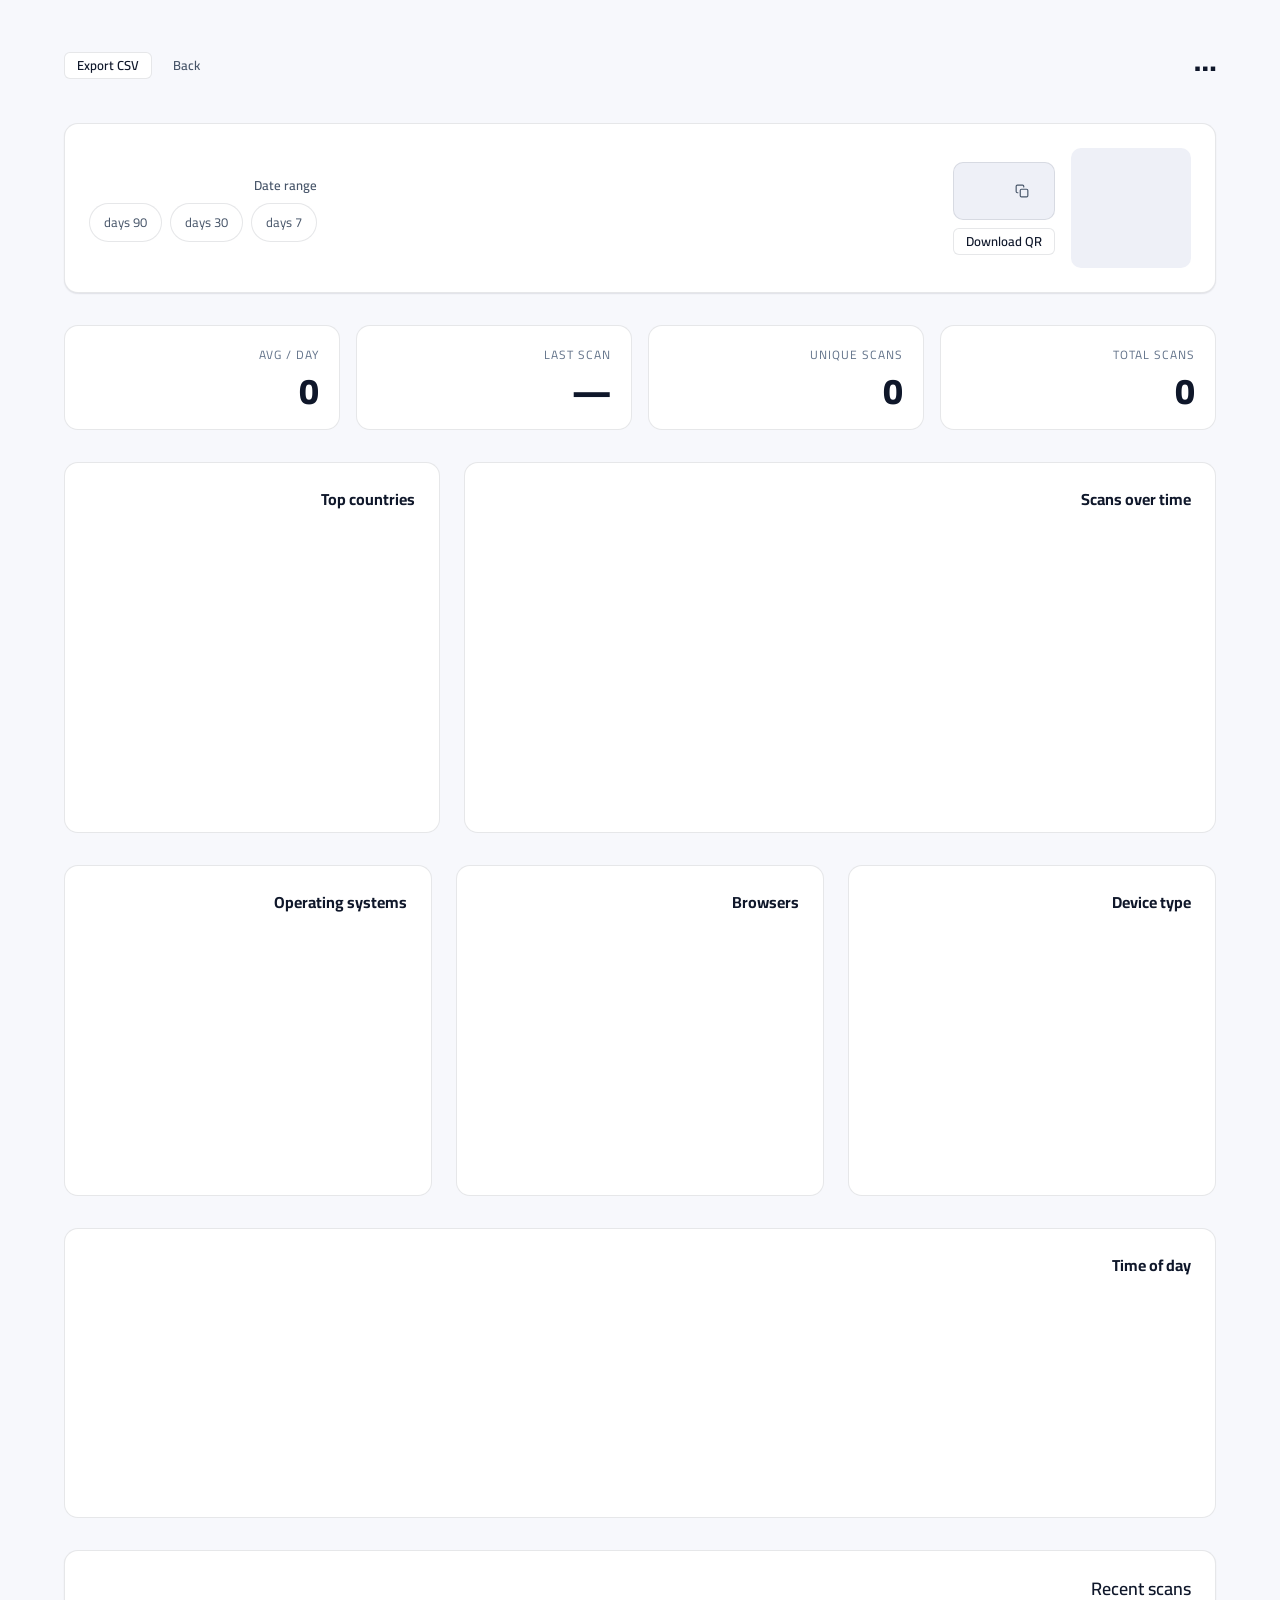
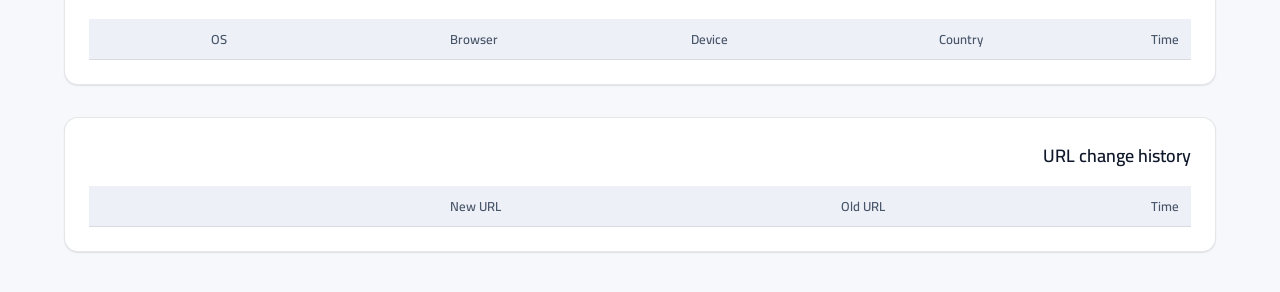
<file: app/analytics.html>
<!doctype html>
<html lang="ar" dir="rtl" data-i18n-title="analytics.title">
<head>
  <meta charset="utf-8"/>
  <meta name="viewport" content="width=device-width,initial-scale=1"/>
  <title>Analytics · M7 Studio</title>

  <link rel="preconnect" href="https://fonts.googleapis.com"/>
  <link rel="preconnect" href="https://fonts.gstatic.com" crossorigin/>
  <link href="https://fonts.googleapis.com/css2?family=Cairo:wght@400;500;600;700;800&family=Inter:wght@400;500;600;700;800&display=swap" rel="stylesheet"/>

  <link rel="stylesheet" href="../assets/css/tokens.css"/>
  <link rel="stylesheet" href="../assets/css/base.css"/>
  <link rel="stylesheet" href="../assets/css/components.css"/>
  <link rel="stylesheet" href="../assets/css/layout.css"/>
  <link rel="stylesheet" href="../assets/css/pages.css"/>
  <link rel="stylesheet" href="../assets/css/rtl.css"/>
  <link rel="icon" href="data:image/svg+xml,%3Csvg xmlns='http://www.w3.org/2000/svg' viewBox='0 0 32 32'%3E%3Crect width='32' height='32' rx='8' fill='%236366f1'/%3E%3Ctext x='50%25' y='52%25' font-family='Inter,sans-serif' font-size='14' font-weight='800' fill='white' text-anchor='middle' dominant-baseline='middle'%3EM7%3C/text%3E%3C/svg%3E"/>

  <script src="../config.js"></script>
  <script>window.M7_BASE = "../";</script>
</head>
<body>
  <div id="app-nav"></div>

  <main class="page container">
    <div class="page__header">
      <div>
        <h1 id="page-title" class="page__title">…</h1>
        <p id="page-subtitle" class="page__subtitle" style="direction:ltr;font-family:var(--font-mono);font-size:var(--fs-sm);"></p>
      </div>
      <div class="flex gap-2">
        <a href="./dashboard.html" class="btn btn-ghost btn-sm" data-i18n="common.back">Back</a>
        <button id="export-csv" class="btn btn-secondary btn-sm" data-i18n="analytics.export_csv">Export CSV</button>
      </div>
    </div>

    <!-- Top bar: QR thumb + range filter + actions -->
    <div class="card mb-8">
      <div class="flex between" style="flex-wrap:wrap;gap:var(--space-6);align-items:center;">
        <div class="flex gap-4" style="align-items:center;">
          <div id="qr-thumb" style="width:120px;height:120px;background:var(--bg-subtle);border-radius:var(--radius-2);padding:var(--space-3);"></div>
          <div>
            <div class="preview-link" style="margin:0;max-width:380px;">
              <code id="preview-link"></code>
              <button id="copy-link-btn" class="btn btn-ghost btn-sm btn-icon" title="Copy">
                <svg viewBox="0 0 24 24" fill="none" stroke="currentColor" stroke-width="2" stroke-linecap="round" stroke-linejoin="round" style="width:14px;height:14px;"><rect x="9" y="9" width="13" height="13" rx="2" ry="2"/><path d="M5 15H4a2 2 0 0 1-2-2V4a2 2 0 0 1 2-2h9a2 2 0 0 1 2 2v1"/></svg>
              </button>
            </div>
            <button id="download-qr" class="btn btn-secondary btn-sm mt-2" data-i18n="analytics.download_qr">Download QR</button>
          </div>
        </div>
        <div>
          <div class="field-label mb-2" data-i18n="analytics.range_label">Date range</div>
          <div class="radio-chips">
            <button type="button" data-range="7"  class="radio-chip__label" data-i18n="analytics.range_7">7 days</button>
            <button type="button" data-range="30" class="radio-chip__label" data-i18n="analytics.range_30">30 days</button>
            <button type="button" data-range="90" class="radio-chip__label" data-i18n="analytics.range_90">90 days</button>
          </div>
        </div>
      </div>
    </div>

    <!-- Stat cards -->
    <div class="stat-grid">
      <div class="stat-card">
        <div class="stat-card__label" data-i18n="analytics.total_scans">Total scans</div>
        <div id="stat-total" class="stat-card__value">0</div>
      </div>
      <div class="stat-card">
        <div class="stat-card__label" data-i18n="analytics.unique_scans">Unique scans</div>
        <div id="stat-unique" class="stat-card__value">0</div>
      </div>
      <div class="stat-card">
        <div class="stat-card__label" data-i18n="analytics.last_scan">Last scan</div>
        <div id="stat-last" class="stat-card__value text-lg">—</div>
      </div>
      <div class="stat-card">
        <div class="stat-card__label" data-i18n="analytics.scans_per_day">Avg / day</div>
        <div id="stat-perday" class="stat-card__value">0</div>
      </div>
    </div>

    <!-- Timeline + Countries -->
    <div class="chart-grid">
      <div class="chart-card">
        <h3 data-i18n="analytics.chart_timeline">Scans over time</h3>
        <div style="position:relative;height:280px;"><canvas id="chart-timeline"></canvas></div>
      </div>
      <div class="chart-card">
        <h3 data-i18n="analytics.chart_countries">Top countries</h3>
        <div style="position:relative;height:280px;"><canvas id="chart-countries"></canvas></div>
      </div>
    </div>

    <!-- Devices + Browsers + OS -->
    <div class="chart-grid chart-grid--3">
      <div class="chart-card">
        <h3 data-i18n="analytics.chart_devices">Device type</h3>
        <div style="position:relative;height:240px;"><canvas id="chart-devices"></canvas></div>
      </div>
      <div class="chart-card">
        <h3 data-i18n="analytics.chart_browsers">Browsers</h3>
        <div style="position:relative;height:240px;"><canvas id="chart-browsers"></canvas></div>
      </div>
      <div class="chart-card">
        <h3 data-i18n="analytics.chart_os">Operating systems</h3>
        <div style="position:relative;height:240px;"><canvas id="chart-os"></canvas></div>
      </div>
    </div>

    <!-- Hour-of-day -->
    <div class="chart-card mb-8">
      <h3 data-i18n="analytics.chart_hour_dow">Time of day</h3>
      <div style="position:relative;height:200px;"><canvas id="chart-hourly"></canvas></div>
    </div>

    <!-- Recent scans -->
    <div class="card mb-8">
      <h3 class="text-lg semibold mb-4" data-i18n="analytics.table_recent">Recent scans</h3>
      <div style="overflow-x:auto;">
        <table class="data-table">
          <thead>
            <tr>
              <th data-i18n="analytics.column_time">Time</th>
              <th data-i18n="analytics.column_country">Country</th>
              <th data-i18n="analytics.column_device">Device</th>
              <th data-i18n="analytics.column_browser">Browser</th>
              <th data-i18n="analytics.column_os">OS</th>
            </tr>
          </thead>
          <tbody id="recent-tbody"></tbody>
        </table>
      </div>
    </div>

    <!-- URL history -->
    <div class="card">
      <h3 class="text-lg semibold mb-4" data-i18n="analytics.table_history">URL change history</h3>
      <div style="overflow-x:auto;">
        <table class="data-table">
          <thead>
            <tr>
              <th data-i18n="analytics.column_time">Time</th>
              <th data-i18n="analytics.column_old_url">Old URL</th>
              <th data-i18n="analytics.column_new_url">New URL</th>
            </tr>
          </thead>
          <tbody id="history-tbody"></tbody>
        </table>
      </div>
    </div>
  </main>

  <script type="module" src="../assets/js/analytics.js"></script>
</body>
</html>
</file>
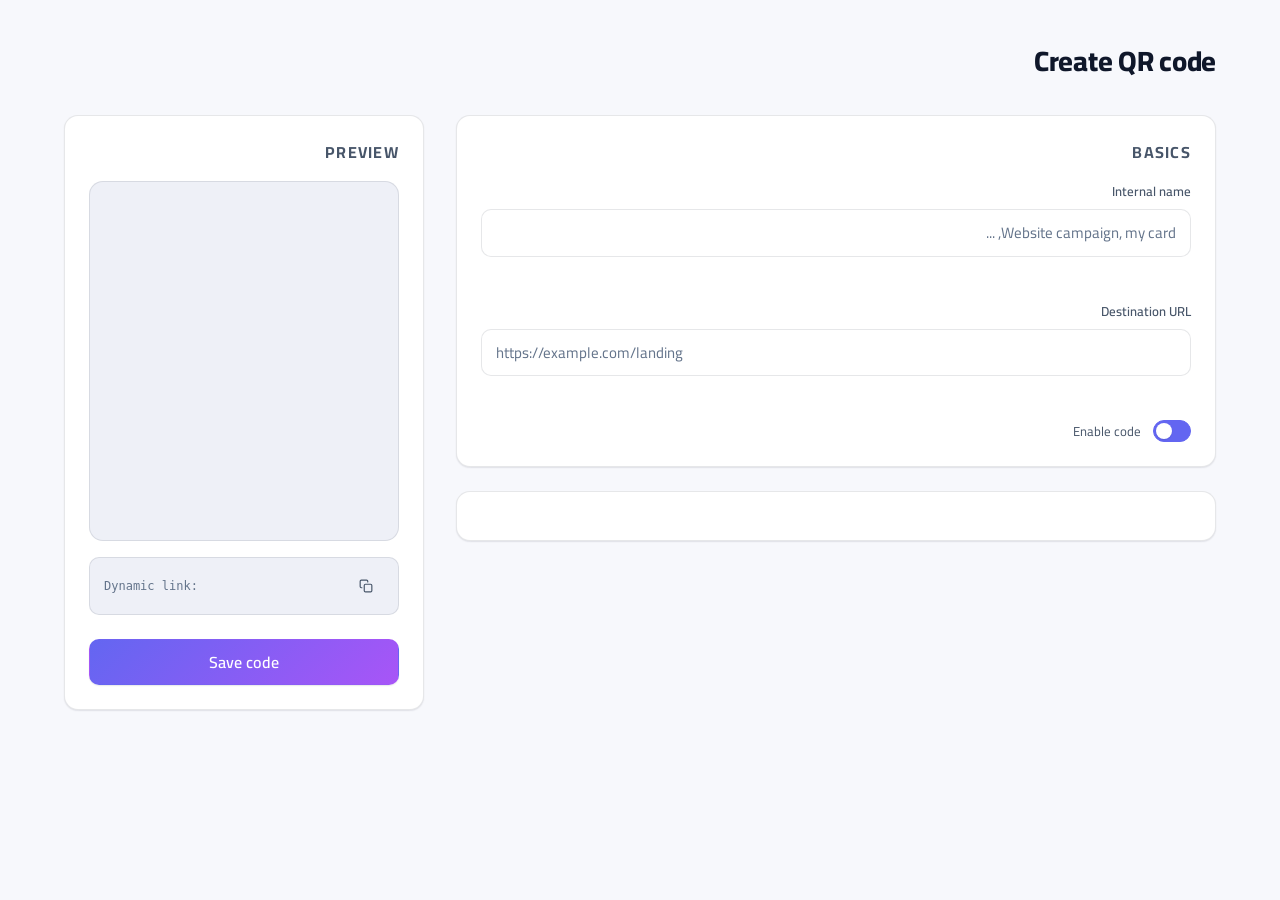
<file: app/create.html>
<!doctype html>
<html lang="ar" dir="rtl" data-i18n-title="create.title_new">
<head>
  <meta charset="utf-8"/>
  <meta name="viewport" content="width=device-width,initial-scale=1"/>
  <title>Create · M7 Studio</title>

  <link rel="preconnect" href="https://fonts.googleapis.com"/>
  <link rel="preconnect" href="https://fonts.gstatic.com" crossorigin/>
  <link href="https://fonts.googleapis.com/css2?family=Cairo:wght@400;500;600;700;800&family=Inter:wght@400;500;600;700;800&display=swap" rel="stylesheet"/>

  <link rel="stylesheet" href="../assets/css/tokens.css"/>
  <link rel="stylesheet" href="../assets/css/base.css"/>
  <link rel="stylesheet" href="../assets/css/components.css"/>
  <link rel="stylesheet" href="../assets/css/layout.css"/>
  <link rel="stylesheet" href="../assets/css/pages.css"/>
  <link rel="stylesheet" href="../assets/css/rtl.css"/>
  <link rel="icon" href="data:image/svg+xml,%3Csvg xmlns='http://www.w3.org/2000/svg' viewBox='0 0 32 32'%3E%3Crect width='32' height='32' rx='8' fill='%236366f1'/%3E%3Ctext x='50%25' y='52%25' font-family='Inter,sans-serif' font-size='14' font-weight='800' fill='white' text-anchor='middle' dominant-baseline='middle'%3EM7%3C/text%3E%3C/svg%3E"/>

  <script src="../config.js"></script>
  <script>window.M7_BASE = "../";</script>
</head>
<body>
  <div id="app-nav"></div>

  <main class="page container">
    <div class="page__header">
      <h1 id="page-title" class="page__title" data-i18n="create.title_new">Create QR code</h1>
    </div>

    <div class="split">
      <!-- Left: form + controls -->
      <div>
        <div class="card mb-6">
          <div class="section-title" data-i18n="create.section_basics">Basics</div>
          <div class="grid" style="gap:var(--space-4);">
            <div class="field">
              <label for="name" class="field-label" data-i18n="create.name_label">Internal name</label>
              <input id="name" class="input" type="text" data-i18n-placeholder="create.name_placeholder" placeholder="Website campaign, my card, ..."/>
              <div id="error-name" class="field-error"></div>
            </div>
            <div class="field">
              <label for="target-url" class="field-label" data-i18n="create.target_url_label">Destination URL</label>
              <input id="target-url" class="input" type="url" inputmode="url" data-i18n-placeholder="create.target_url_placeholder" placeholder="https://example.com/landing" dir="ltr"/>
              <div id="error-target" class="field-error"></div>
            </div>
            <label class="switch">
              <input id="is-active" type="checkbox" checked/>
              <span class="switch__track"></span>
              <span data-i18n="create.is_active_label">Enable code</span>
            </label>
          </div>
        </div>

        <div class="card">
          <div id="controls"></div>
        </div>
      </div>

      <!-- Right: preview + actions -->
      <aside class="split__preview">
        <div class="card">
          <div class="section-title" data-i18n="create.section_preview">Preview</div>
          <div class="preview-stage">
            <div id="preview"></div>
          </div>
          <div class="preview-link">
            <span data-i18n="create.preview_link" style="color:var(--text-soft);">Dynamic link:</span>
            <code id="preview-link"></code>
            <button id="copy-link-btn" class="btn btn-ghost btn-sm btn-icon" title="Copy">
              <svg viewBox="0 0 24 24" fill="none" stroke="currentColor" stroke-width="2" stroke-linecap="round" stroke-linejoin="round" style="width:14px;height:14px;"><rect x="9" y="9" width="13" height="13" rx="2" ry="2"/><path d="M5 15H4a2 2 0 0 1-2-2V4a2 2 0 0 1 2-2h9a2 2 0 0 1 2 2v1"/></svg>
            </button>
          </div>

          <button id="save-btn" class="btn btn-primary btn-block btn-lg mt-6">
            <span class="btn__label" data-i18n="create.save">Save code</span>
          </button>

          <div id="export-row" class="export-row hidden">
            <button id="download-png"  class="btn btn-secondary btn-sm" data-i18n="create.download_png">Download PNG</button>
            <button id="download-svg"  class="btn btn-secondary btn-sm" data-i18n="create.download_svg">Download SVG</button>
            <button id="download-jpeg" class="btn btn-secondary btn-sm" data-i18n="create.download_jpeg">Download JPEG</button>
          </div>
        </div>
      </aside>
    </div>
  </main>

  <script type="module" src="../assets/js/create.js"></script>
</body>
</html>
</file>
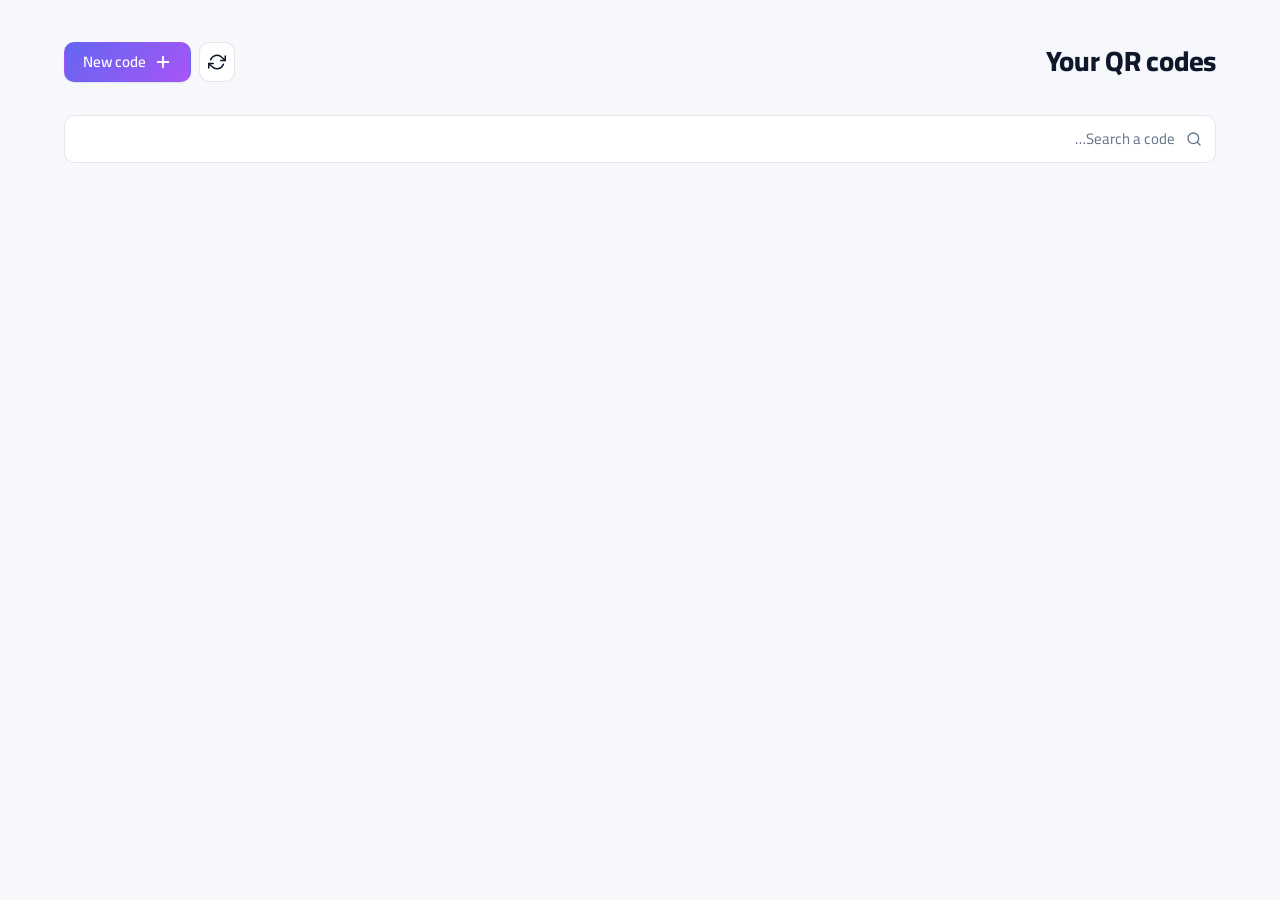
<file: app/dashboard.html>
<!doctype html>
<html lang="ar" dir="rtl" data-i18n-title="dashboard.title">
<head>
  <meta charset="utf-8"/>
  <meta name="viewport" content="width=device-width,initial-scale=1"/>
  <title>Dashboard · M7 Studio</title>

  <link rel="preconnect" href="https://fonts.googleapis.com"/>
  <link rel="preconnect" href="https://fonts.gstatic.com" crossorigin/>
  <link href="https://fonts.googleapis.com/css2?family=Cairo:wght@400;500;600;700;800&family=Inter:wght@400;500;600;700;800&display=swap" rel="stylesheet"/>

  <link rel="stylesheet" href="../assets/css/tokens.css"/>
  <link rel="stylesheet" href="../assets/css/base.css"/>
  <link rel="stylesheet" href="../assets/css/components.css"/>
  <link rel="stylesheet" href="../assets/css/layout.css"/>
  <link rel="stylesheet" href="../assets/css/pages.css"/>
  <link rel="stylesheet" href="../assets/css/rtl.css"/>
  <link rel="icon" href="data:image/svg+xml,%3Csvg xmlns='http://www.w3.org/2000/svg' viewBox='0 0 32 32'%3E%3Crect width='32' height='32' rx='8' fill='%236366f1'/%3E%3Ctext x='50%25' y='52%25' font-family='Inter,sans-serif' font-size='14' font-weight='800' fill='white' text-anchor='middle' dominant-baseline='middle'%3EM7%3C/text%3E%3C/svg%3E"/>

  <script src="../config.js"></script>
  <script>window.M7_BASE = "../";</script>
</head>
<body>
  <div id="app-nav"></div>

  <main class="page container">
    <div class="page__header">
      <div>
        <h1 class="page__title" data-i18n="dashboard.title">Your QR codes</h1>
      </div>
      <div class="flex gap-2">
        <button id="refresh-btn" class="btn btn-secondary btn-icon" title="Refresh">
          <span class="spinner hidden"></span>
          <svg viewBox="0 0 24 24" fill="none" stroke="currentColor" stroke-width="2" stroke-linecap="round" stroke-linejoin="round" style="width:18px;height:18px;"><polyline points="23 4 23 10 17 10"/><polyline points="1 20 1 14 7 14"/><path d="M3.51 9a9 9 0 0 1 14.85-3.36L23 10"/><path d="M20.49 15a9 9 0 0 1-14.85 3.36L1 14"/></svg>
        </button>
        <a class="btn btn-primary" href="./create.html">
          <svg viewBox="0 0 24 24" fill="none" stroke="currentColor" stroke-width="2.5" stroke-linecap="round" stroke-linejoin="round" style="width:18px;height:18px;"><line x1="12" y1="5" x2="12" y2="19"/><line x1="5" y1="12" x2="19" y2="12"/></svg>
          <span data-i18n="dashboard.new">New code</span>
        </a>
      </div>
    </div>

    <div class="dashboard__toolbar">
      <div class="dashboard__search">
        <svg viewBox="0 0 24 24" fill="none" stroke="currentColor" stroke-width="2" stroke-linecap="round" stroke-linejoin="round"><circle cx="11" cy="11" r="8"/><line x1="21" y1="21" x2="16.65" y2="16.65"/></svg>
        <input id="search" type="search" class="input" data-i18n-placeholder="dashboard.search_placeholder" placeholder="Search a code…"/>
      </div>
    </div>

    <div id="qr-grid" class="qr-grid"></div>

    <div id="empty" class="empty hidden">
      <svg viewBox="0 0 24 24" fill="none" stroke="currentColor" stroke-width="1.5" stroke-linecap="round" stroke-linejoin="round"><rect x="3" y="3" width="7" height="7"/><rect x="14" y="3" width="7" height="7"/><rect x="3" y="14" width="7" height="7"/><line x1="14" y1="14" x2="14" y2="14.01"/><line x1="20" y1="14" x2="20" y2="14.01"/><line x1="14" y1="20" x2="14" y2="20.01"/><line x1="20" y1="20" x2="20" y2="20.01"/><line x1="14" y1="17" x2="17" y2="17"/><line x1="17" y1="20" x2="20" y2="20"/></svg>
      <h3 data-i18n="dashboard.empty_title">No codes yet</h3>
      <p data-i18n="dashboard.empty_desc">Create your first dynamic QR in under a minute.</p>
      <a href="./create.html" class="btn btn-primary" data-i18n="dashboard.empty_cta">Create your first code</a>
    </div>
  </main>

  <script type="module" src="../assets/js/dashboard.js"></script>
</body>
</html>
</file>
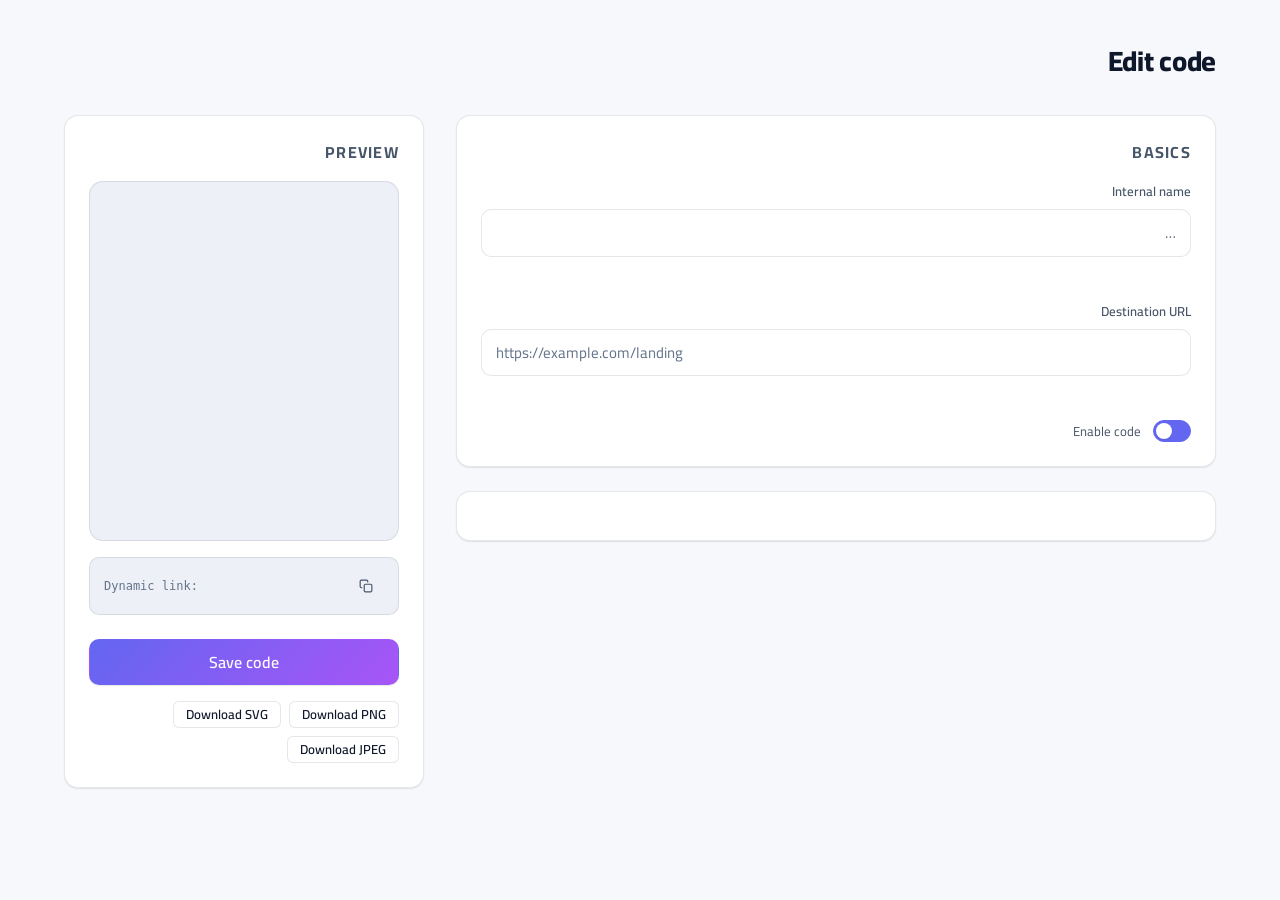
<file: app/edit.html>
<!doctype html>
<html lang="ar" dir="rtl" data-i18n-title="create.title_edit">
<head>
  <meta charset="utf-8"/>
  <meta name="viewport" content="width=device-width,initial-scale=1"/>
  <title>Edit · M7 Studio</title>

  <link rel="preconnect" href="https://fonts.googleapis.com"/>
  <link rel="preconnect" href="https://fonts.gstatic.com" crossorigin/>
  <link href="https://fonts.googleapis.com/css2?family=Cairo:wght@400;500;600;700;800&family=Inter:wght@400;500;600;700;800&display=swap" rel="stylesheet"/>

  <link rel="stylesheet" href="../assets/css/tokens.css"/>
  <link rel="stylesheet" href="../assets/css/base.css"/>
  <link rel="stylesheet" href="../assets/css/components.css"/>
  <link rel="stylesheet" href="../assets/css/layout.css"/>
  <link rel="stylesheet" href="../assets/css/pages.css"/>
  <link rel="stylesheet" href="../assets/css/rtl.css"/>
  <link rel="icon" href="data:image/svg+xml,%3Csvg xmlns='http://www.w3.org/2000/svg' viewBox='0 0 32 32'%3E%3Crect width='32' height='32' rx='8' fill='%236366f1'/%3E%3Ctext x='50%25' y='52%25' font-family='Inter,sans-serif' font-size='14' font-weight='800' fill='white' text-anchor='middle' dominant-baseline='middle'%3EM7%3C/text%3E%3C/svg%3E"/>

  <script src="../config.js"></script>
  <script>window.M7_BASE = "../";</script>
</head>
<body>
  <div id="app-nav"></div>

  <main class="page container">
    <div class="page__header">
      <h1 id="page-title" class="page__title" data-i18n="create.title_edit">Edit code</h1>
    </div>

    <div class="split">
      <div>
        <div class="card mb-6">
          <div class="section-title" data-i18n="create.section_basics">Basics</div>
          <div class="grid" style="gap:var(--space-4);">
            <div class="field">
              <label for="name" class="field-label" data-i18n="create.name_label">Internal name</label>
              <input id="name" class="input" type="text" data-i18n-placeholder="create.name_placeholder" placeholder="…"/>
              <div id="error-name" class="field-error"></div>
            </div>
            <div class="field">
              <label for="target-url" class="field-label" data-i18n="create.target_url_label">Destination URL</label>
              <input id="target-url" class="input" type="url" inputmode="url" data-i18n-placeholder="create.target_url_placeholder" placeholder="https://example.com/landing" dir="ltr"/>
              <div id="error-target" class="field-error"></div>
            </div>
            <label class="switch">
              <input id="is-active" type="checkbox" checked/>
              <span class="switch__track"></span>
              <span data-i18n="create.is_active_label">Enable code</span>
            </label>
          </div>
        </div>

        <div class="card">
          <div id="controls"></div>
        </div>
      </div>

      <aside class="split__preview">
        <div class="card">
          <div class="section-title" data-i18n="create.section_preview">Preview</div>
          <div class="preview-stage"><div id="preview"></div></div>
          <div class="preview-link">
            <span data-i18n="create.preview_link" style="color:var(--text-soft);">Dynamic link:</span>
            <code id="preview-link"></code>
            <button id="copy-link-btn" class="btn btn-ghost btn-sm btn-icon" title="Copy">
              <svg viewBox="0 0 24 24" fill="none" stroke="currentColor" stroke-width="2" stroke-linecap="round" stroke-linejoin="round" style="width:14px;height:14px;"><rect x="9" y="9" width="13" height="13" rx="2" ry="2"/><path d="M5 15H4a2 2 0 0 1-2-2V4a2 2 0 0 1 2-2h9a2 2 0 0 1 2 2v1"/></svg>
            </button>
          </div>
          <button id="save-btn" class="btn btn-primary btn-block btn-lg mt-6">
            <span class="btn__label" data-i18n="create.save">Save code</span>
          </button>
          <div id="export-row" class="export-row">
            <button id="download-png"  class="btn btn-secondary btn-sm" data-i18n="create.download_png">Download PNG</button>
            <button id="download-svg"  class="btn btn-secondary btn-sm" data-i18n="create.download_svg">Download SVG</button>
            <button id="download-jpeg" class="btn btn-secondary btn-sm" data-i18n="create.download_jpeg">Download JPEG</button>
          </div>
        </div>
      </aside>
    </div>
  </main>

  <script type="module" src="../assets/js/create.js"></script>
</body>
</html>
</file>
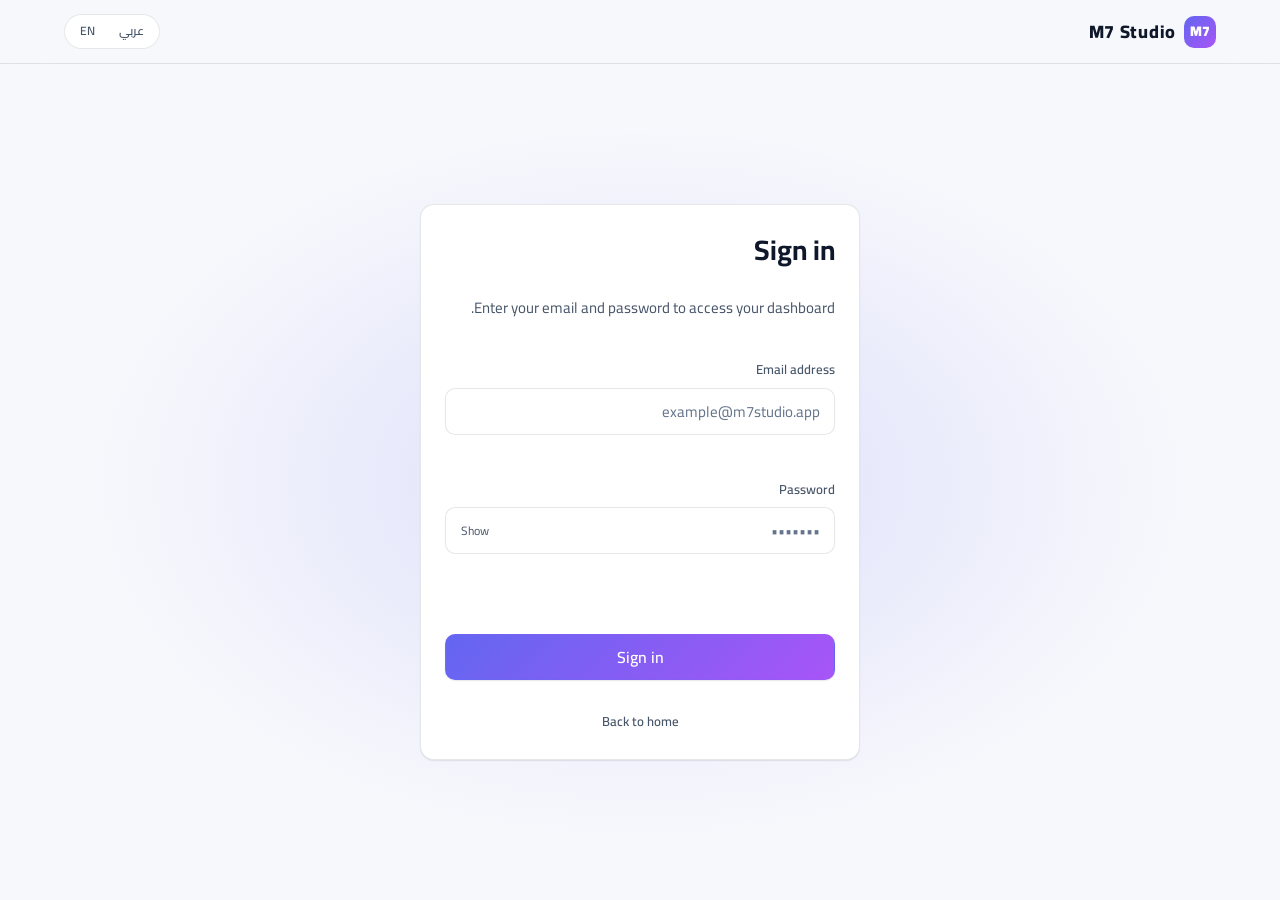
<file: app/login.html>
<!doctype html>
<html lang="ar" dir="rtl" data-i18n-title="auth.login_title">
<head>
  <meta charset="utf-8"/>
  <meta name="viewport" content="width=device-width,initial-scale=1"/>
  <title>Sign in · M7 Studio</title>

  <link rel="preconnect" href="https://fonts.googleapis.com"/>
  <link rel="preconnect" href="https://fonts.gstatic.com" crossorigin/>
  <link href="https://fonts.googleapis.com/css2?family=Cairo:wght@400;500;600;700;800&family=Inter:wght@400;500;600;700;800&display=swap" rel="stylesheet"/>

  <link rel="stylesheet" href="../assets/css/tokens.css"/>
  <link rel="stylesheet" href="../assets/css/base.css"/>
  <link rel="stylesheet" href="../assets/css/components.css"/>
  <link rel="stylesheet" href="../assets/css/layout.css"/>
  <link rel="stylesheet" href="../assets/css/pages.css"/>
  <link rel="stylesheet" href="../assets/css/rtl.css"/>
  <link rel="icon" href="data:image/svg+xml,%3Csvg xmlns='http://www.w3.org/2000/svg' viewBox='0 0 32 32'%3E%3Crect width='32' height='32' rx='8' fill='%236366f1'/%3E%3Ctext x='50%25' y='52%25' font-family='Inter,sans-serif' font-size='14' font-weight='800' fill='white' text-anchor='middle' dominant-baseline='middle'%3EM7%3C/text%3E%3C/svg%3E"/>

  <script src="../config.js"></script>
  <script>window.M7_BASE = "../";</script>

  <style>
    .password-wrap { position: relative; }
    .password-wrap .input { padding-inline-end: 64px; }
    .password-toggle {
      position: absolute;
      inset-block-start: 50%;
      inset-inline-end: 6px;
      transform: translateY(-50%);
      padding: 4px 10px;
      font-size: var(--fs-xs);
      border: none;
      background: transparent;
      color: var(--text-muted);
      cursor: pointer;
      border-radius: var(--radius-1);
    }
    .password-toggle:hover { color: var(--text); background: var(--bg-subtle); }
  </style>
</head>
<body>
  <nav class="nav">
    <div class="nav__inner">
      <a class="brand" href="../index.html">
        <span class="brand__mark">M7</span>
        <span class="brand__name" data-i18n="meta.app_name">M7 Studio</span>
      </a>
      <div class="nav__spacer"></div>
      <div class="nav__actions">
        <div class="lang-toggle" role="group">
          <button type="button" data-set-locale="ar">عربي</button>
          <button type="button" data-set-locale="en">EN</button>
        </div>
      </div>
    </div>
  </nav>

  <main class="auth-page">
    <div class="card auth-card fade-in">
      <form id="login-form" novalidate>
        <h1 data-i18n="auth.login_title">Sign in</h1>
        <p class="subtitle" data-i18n="auth.login_subtitle">Enter your email and password to access your dashboard.</p>

        <div class="field">
          <label for="email" class="field-label" data-i18n="auth.email_label">Email address</label>
          <input
            id="email"
            type="email"
            class="input"
            autocomplete="email"
            inputmode="email"
            required
            data-i18n-placeholder="auth.email_placeholder"
            placeholder="example@m7studio.app"/>
          <div class="field-error" id="email-error"></div>
        </div>

        <div class="field">
          <label for="password" class="field-label" data-i18n="auth.password_label">Password</label>
          <div class="password-wrap">
            <input
              id="password"
              type="password"
              class="input"
              autocomplete="current-password"
              required
              data-i18n-placeholder="auth.password_placeholder"
              placeholder="•••••••"/>
            <button type="button" id="password-toggle" class="password-toggle" data-i18n="auth.show_password">Show</button>
          </div>
          <div class="field-error" id="password-error"></div>
        </div>

        <div class="field-error" id="form-error" style="text-align:center;"></div>

        <button type="submit" id="submit-btn" class="btn btn-primary btn-lg btn-block">
          <span class="btn__spinner spinner hidden"></span>
          <span class="btn__label" id="submit-label" data-i18n="auth.signin_button">Sign in</span>
        </button>

        <a href="../index.html" class="btn btn-ghost btn-sm text-center" style="align-self:center;margin-top:var(--space-3);" data-i18n="auth.back_home">Back to home</a>
      </form>

      <div id="auth-completing" class="hidden text-center">
        <span class="spinner" style="color:var(--brand-1);"></span>
        <p class="text-muted mt-4" data-i18n="auth.completing">Completing sign-in…</p>
      </div>
    </div>
  </main>

  <script type="module" src="../assets/js/auth.js"></script>
</body>
</html>
</file>
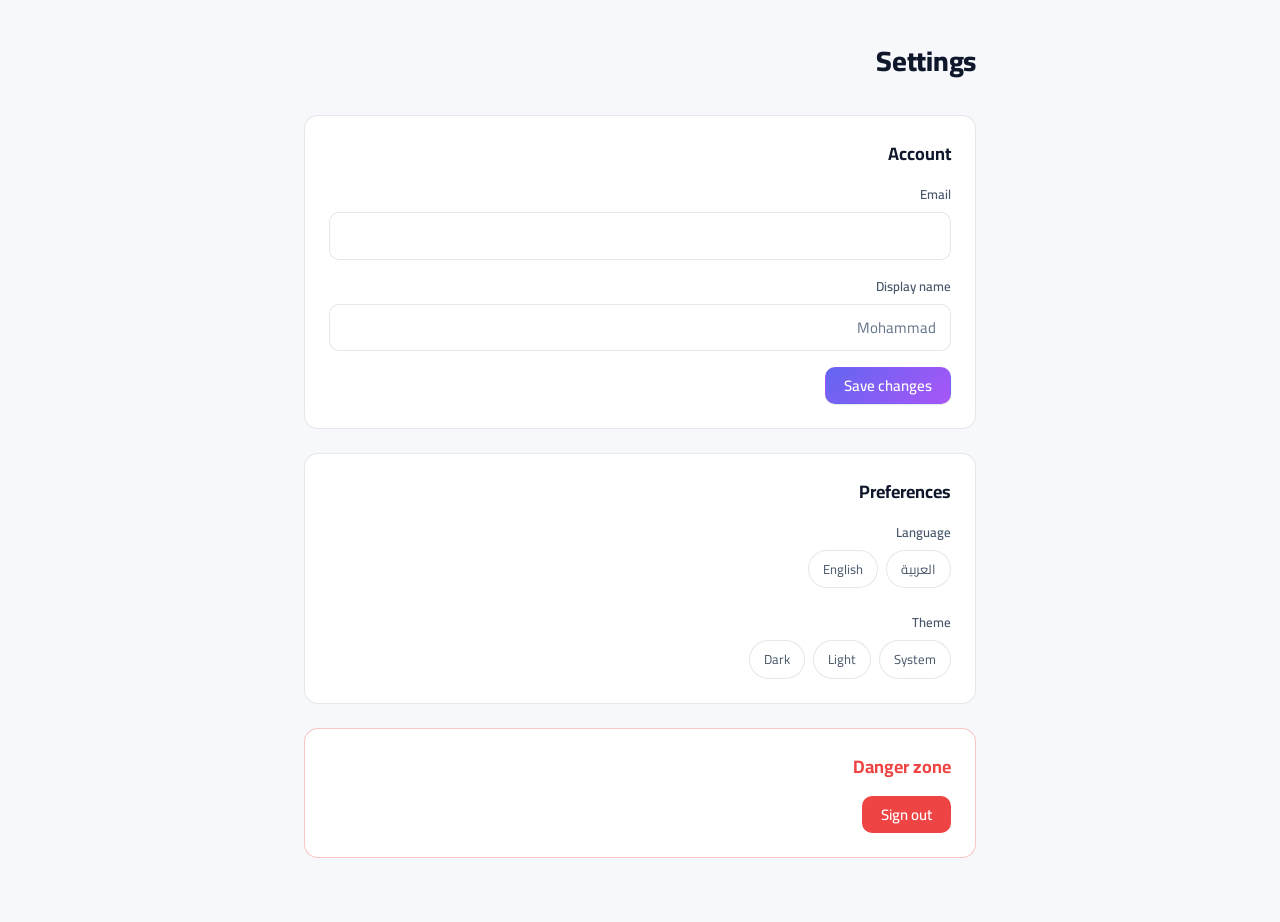
<file: app/settings.html>
<!doctype html>
<html lang="ar" dir="rtl" data-i18n-title="settings.title">
<head>
  <meta charset="utf-8"/>
  <meta name="viewport" content="width=device-width,initial-scale=1"/>
  <title>Settings · M7 Studio</title>

  <link rel="preconnect" href="https://fonts.googleapis.com"/>
  <link rel="preconnect" href="https://fonts.gstatic.com" crossorigin/>
  <link href="https://fonts.googleapis.com/css2?family=Cairo:wght@400;500;600;700;800&family=Inter:wght@400;500;600;700;800&display=swap" rel="stylesheet"/>

  <link rel="stylesheet" href="../assets/css/tokens.css"/>
  <link rel="stylesheet" href="../assets/css/base.css"/>
  <link rel="stylesheet" href="../assets/css/components.css"/>
  <link rel="stylesheet" href="../assets/css/layout.css"/>
  <link rel="stylesheet" href="../assets/css/pages.css"/>
  <link rel="stylesheet" href="../assets/css/rtl.css"/>
  <link rel="icon" href="data:image/svg+xml,%3Csvg xmlns='http://www.w3.org/2000/svg' viewBox='0 0 32 32'%3E%3Crect width='32' height='32' rx='8' fill='%236366f1'/%3E%3Ctext x='50%25' y='52%25' font-family='Inter,sans-serif' font-size='14' font-weight='800' fill='white' text-anchor='middle' dominant-baseline='middle'%3EM7%3C/text%3E%3C/svg%3E"/>

  <script src="../config.js"></script>
  <script>window.M7_BASE = "../";</script>
</head>
<body>
  <div id="app-nav"></div>

  <main class="page container-narrow">
    <div class="page__header">
      <div>
        <h1 class="page__title" data-i18n="settings.title">Settings</h1>
      </div>
    </div>

    <section class="settings-section">
      <h2 data-i18n="settings.section_account">Account</h2>
      <div class="grid" style="gap:var(--space-4);">
        <div class="field">
          <label for="email" class="field-label" data-i18n="settings.email">Email</label>
          <input id="email" class="input" type="email" disabled/>
        </div>
        <div class="field">
          <label for="display-name" class="field-label" data-i18n="settings.display_name">Display name</label>
          <input id="display-name" class="input" type="text"
                 data-i18n-placeholder="settings.display_name_placeholder"
                 placeholder="Mohammad"/>
        </div>
        <div>
          <button id="save-account" class="btn btn-primary" data-i18n="settings.save">Save changes</button>
        </div>
      </div>
    </section>

    <section class="settings-section">
      <h2 data-i18n="settings.section_preferences">Preferences</h2>
      <div class="field">
        <label class="field-label" data-i18n="settings.language">Language</label>
        <div class="radio-chips">
          <button type="button" data-set-locale="ar" class="radio-chip__label">العربية</button>
          <button type="button" data-set-locale="en" class="radio-chip__label">English</button>
        </div>
      </div>
      <div class="field mt-6">
        <label class="field-label" data-i18n="settings.theme">Theme</label>
        <div class="radio-chips">
          <button type="button" data-set-theme="system" class="radio-chip__label" data-i18n="settings.theme_system">System</button>
          <button type="button" data-set-theme="light"  class="radio-chip__label" data-i18n="settings.theme_light">Light</button>
          <button type="button" data-set-theme="dark"   class="radio-chip__label" data-i18n="settings.theme_dark">Dark</button>
        </div>
      </div>
    </section>

    <section class="settings-section settings-section--danger">
      <h2 data-i18n="settings.section_danger">Danger zone</h2>
      <button id="logout" class="btn btn-danger" data-i18n="settings.logout">Sign out</button>
    </section>
  </main>

  <script type="module" src="../assets/js/settings.js"></script>
</body>
</html>
</file>
<file: assets/css/tokens.css>
/* M7_Studio — design tokens.
   Single source of truth for colors, spacing, type, radii, motion. */

:root {
  /* ---------- brand & palette ---------- */
  --brand-1: #6366f1;          /* indigo  */
  --brand-2: #a855f7;          /* violet  */
  --brand-3: #06b6d4;          /* cyan accent */
  --brand-gradient: linear-gradient(135deg, var(--brand-1) 0%, var(--brand-2) 100%);

  --success: #22c55e;
  --warning: #f59e0b;
  --danger:  #ef4444;
  --info:    var(--brand-3);

  /* ---------- light theme ---------- */
  --bg:           #f7f8fc;
  --bg-elevated:  #ffffff;
  --bg-subtle:    #eef0f7;
  --surface:      rgba(255,255,255,0.7);
  --surface-strong: #ffffff;
  --border:       rgba(15,23,42,0.10);
  --border-strong:rgba(15,23,42,0.18);
  --text:         #0f172a;
  --text-muted:   #475569;
  --text-soft:    #64748b;
  --shadow-1: 0 1px 2px rgba(15,23,42,.06), 0 1px 1px rgba(15,23,42,.04);
  --shadow-2: 0 8px 24px rgba(15,23,42,.08), 0 2px 6px rgba(15,23,42,.04);
  --shadow-3: 0 24px 60px rgba(15,23,42,.18), 0 6px 14px rgba(15,23,42,.08);
  --shadow-glow: 0 0 0 4px rgba(99,102,241,.18);

  /* ---------- spacing scale ---------- */
  --space-1: 4px;
  --space-2: 8px;
  --space-3: 12px;
  --space-4: 16px;
  --space-5: 20px;
  --space-6: 24px;
  --space-8: 32px;
  --space-10: 40px;
  --space-12: 48px;
  --space-16: 64px;
  --space-20: 80px;

  /* ---------- radii ---------- */
  --radius-1: 6px;
  --radius-2: 10px;
  --radius-3: 14px;
  --radius-4: 20px;
  --radius-pill: 999px;

  /* ---------- typography ---------- */
  --font-sans: "Inter", "Segoe UI", system-ui, -apple-system, sans-serif;
  --font-ar:   "Cairo", "IBM Plex Sans Arabic", "Segoe UI", system-ui, sans-serif;
  --font-mono: ui-monospace, "SF Mono", Menlo, Consolas, monospace;

  --fs-xs:  12px;
  --fs-sm:  13px;
  --fs-base:15px;
  --fs-md:  16px;
  --fs-lg:  18px;
  --fs-xl:  22px;
  --fs-2xl: 28px;
  --fs-3xl: 36px;
  --fs-4xl: 48px;

  --lh-tight:  1.2;
  --lh-snug:   1.35;
  --lh-normal: 1.55;
  --lh-loose:  1.75;

  /* ---------- motion ---------- */
  --ease: cubic-bezier(.4,0,.2,1);
  --ease-out: cubic-bezier(0,0,.2,1);
  --ease-spring: cubic-bezier(.34,1.56,.64,1);
  --dur-fast: 120ms;
  --dur-base: 200ms;
  --dur-slow: 320ms;

  /* ---------- layout ---------- */
  --container:  1200px;
  --container-narrow: 720px;
  --nav-height: 64px;

  /* ---------- z-index ---------- */
  --z-sticky: 100;
  --z-nav:    200;
  --z-modal:  900;
  --z-toast:  1000;
}

/* ---------- dark theme ---------- */
:root[data-theme="dark"] {
  --bg:           #0b1020;
  --bg-elevated:  #11172d;
  --bg-subtle:    #0e1428;
  --surface:      rgba(255,255,255,0.04);
  --surface-strong: #161c33;
  --border:       rgba(255,255,255,0.08);
  --border-strong:rgba(255,255,255,0.16);
  --text:         #eef1ff;
  --text-muted:   #b6bedb;
  --text-soft:    #8089a8;
  --shadow-1: 0 1px 2px rgba(0,0,0,.4);
  --shadow-2: 0 8px 24px rgba(0,0,0,.35), 0 2px 6px rgba(0,0,0,.2);
  --shadow-3: 0 24px 60px rgba(0,0,0,.55), 0 6px 14px rgba(0,0,0,.3);
  --shadow-glow: 0 0 0 4px rgba(99,102,241,.32);
}

/* respect system pref when no explicit choice */
@media (prefers-color-scheme: dark) {
  :root:not([data-theme]) {
    --bg:           #0b1020;
    --bg-elevated:  #11172d;
    --bg-subtle:    #0e1428;
    --surface:      rgba(255,255,255,0.04);
    --surface-strong: #161c33;
    --border:       rgba(255,255,255,0.08);
    --border-strong:rgba(255,255,255,0.16);
    --text:         #eef1ff;
    --text-muted:   #b6bedb;
    --text-soft:    #8089a8;
    --shadow-1: 0 1px 2px rgba(0,0,0,.4);
    --shadow-2: 0 8px 24px rgba(0,0,0,.35);
    --shadow-3: 0 24px 60px rgba(0,0,0,.55);
  }
}
</file>
<file: assets/css/base.css>
/* M7_Studio — reset, base typography, utilities. */

*, *::before, *::after { box-sizing: border-box; }
html, body, h1, h2, h3, h4, p, figure, ul, ol { margin: 0; padding: 0; }

html {
  -webkit-text-size-adjust: 100%;
  scroll-behavior: smooth;
}

body {
  font-family: var(--font-sans);
  font-size: var(--fs-base);
  line-height: var(--lh-normal);
  color: var(--text);
  background: var(--bg);
  -webkit-font-smoothing: antialiased;
  -moz-osx-font-smoothing: grayscale;
  min-height: 100vh;
  overflow-x: hidden;
}

html[lang="ar"] body { font-family: var(--font-ar); }

img, svg, video, canvas { display: block; max-width: 100%; }
button { font: inherit; color: inherit; cursor: pointer; background: none; border: 0; }
a { color: var(--brand-1); text-decoration: none; transition: color var(--dur-fast) var(--ease); }
a:hover { color: var(--brand-2); }
input, select, textarea { font: inherit; color: inherit; }

ul, ol { list-style: none; }

::selection { background: rgba(99,102,241,.25); color: var(--text); }

/* scrollbar — webkit only */
::-webkit-scrollbar { width: 10px; height: 10px; }
::-webkit-scrollbar-thumb {
  background: var(--border-strong);
  border-radius: var(--radius-pill);
}
::-webkit-scrollbar-thumb:hover { background: var(--text-soft); }
::-webkit-scrollbar-track { background: transparent; }

/* ---------- utility classes ---------- */
.container       { max-width: var(--container); margin-inline: auto; padding-inline: var(--space-6); }
.container-narrow{ max-width: var(--container-narrow); margin-inline: auto; padding-inline: var(--space-6); }

.flex   { display: flex; }
.column { display: flex; flex-direction: column; }
.row    { display: flex; flex-direction: row; }
.center { align-items: center; justify-content: center; }
.between{ justify-content: space-between; }
.gap-1  { gap: var(--space-1); }
.gap-2  { gap: var(--space-2); }
.gap-3  { gap: var(--space-3); }
.gap-4  { gap: var(--space-4); }
.gap-6  { gap: var(--space-6); }
.gap-8  { gap: var(--space-8); }
.grow   { flex: 1 1 auto; }

.grid { display: grid; }
.grid-2 { grid-template-columns: repeat(2, minmax(0,1fr)); gap: var(--space-6); }
.grid-3 { grid-template-columns: repeat(3, minmax(0,1fr)); gap: var(--space-6); }
.grid-4 { grid-template-columns: repeat(4, minmax(0,1fr)); gap: var(--space-6); }
@media (max-width: 900px) {
  .grid-3, .grid-4 { grid-template-columns: repeat(2, minmax(0,1fr)); }
}
@media (max-width: 600px) {
  .grid-2, .grid-3, .grid-4 { grid-template-columns: 1fr; }
}

.text-center { text-align: center; }
.text-muted  { color: var(--text-muted); }
.text-soft   { color: var(--text-soft); }
.text-xs     { font-size: var(--fs-xs); }
.text-sm     { font-size: var(--fs-sm); }
.text-lg     { font-size: var(--fs-lg); }
.text-xl     { font-size: var(--fs-xl); }
.text-2xl    { font-size: var(--fs-2xl); }
.text-3xl    { font-size: var(--fs-3xl); }
.bold        { font-weight: 700; }
.semibold    { font-weight: 600; }
.mono        { font-family: var(--font-mono); }

.mt-0{margin-top:0}    .mt-2{margin-top:var(--space-2)} .mt-4{margin-top:var(--space-4)} .mt-6{margin-top:var(--space-6)} .mt-8{margin-top:var(--space-8)} .mt-12{margin-top:var(--space-12)}
.mb-0{margin-bottom:0} .mb-2{margin-bottom:var(--space-2)} .mb-4{margin-bottom:var(--space-4)} .mb-6{margin-bottom:var(--space-6)} .mb-8{margin-bottom:var(--space-8)} .mb-12{margin-bottom:var(--space-12)}

.hidden { display: none !important; }
.sr-only {
  position: absolute; width: 1px; height: 1px; padding: 0; margin: -1px;
  overflow: hidden; clip: rect(0,0,0,0); white-space: nowrap; border: 0;
}

/* loading skeleton */
.skeleton {
  background: linear-gradient(90deg, var(--bg-subtle) 25%, var(--surface-strong) 50%, var(--bg-subtle) 75%);
  background-size: 200% 100%;
  animation: skeleton-shimmer 1.4s ease-in-out infinite;
  border-radius: var(--radius-2);
}
@keyframes skeleton-shimmer {
  0% { background-position: 200% 0; }
  100% { background-position: -200% 0; }
}

/* fade in */
.fade-in { animation: fade-in var(--dur-slow) var(--ease-out); }
@keyframes fade-in {
  from { opacity: 0; transform: translateY(8px); }
  to   { opacity: 1; transform: none; }
}

/* reduced motion */
@media (prefers-reduced-motion: reduce) {
  *, *::before, *::after {
    animation-duration: 0.001ms !important;
    transition-duration: 0.001ms !important;
  }
}
</file>
<file: assets/css/components.css>
/* M7_Studio — components: buttons, inputs, cards, modal, toast, badges. */

/* ============ buttons ============ */
.btn {
  display: inline-flex;
  align-items: center;
  justify-content: center;
  gap: var(--space-2);
  padding: 10px 18px;
  border-radius: var(--radius-2);
  font-weight: 600;
  font-size: var(--fs-base);
  line-height: 1;
  cursor: pointer;
  border: 1px solid transparent;
  transition: background var(--dur-fast) var(--ease),
              transform var(--dur-fast) var(--ease),
              box-shadow var(--dur-fast) var(--ease),
              border-color var(--dur-fast) var(--ease);
  white-space: nowrap;
  user-select: none;
}
.btn:focus-visible { outline: none; box-shadow: var(--shadow-glow); }
.btn:disabled { opacity: .5; cursor: not-allowed; }
.btn svg { width: 18px; height: 18px; }

.btn-primary {
  color: #fff;
  background: var(--brand-gradient);
  box-shadow: var(--shadow-1);
}
.btn-primary:hover { box-shadow: var(--shadow-2); transform: translateY(-1px); }
.btn-primary:active { transform: translateY(0); }

.btn-secondary {
  color: var(--text);
  background: var(--surface-strong);
  border-color: var(--border);
}
.btn-secondary:hover { background: var(--bg-subtle); border-color: var(--border-strong); }

.btn-ghost {
  color: var(--text-muted);
  background: transparent;
}
.btn-ghost:hover { background: var(--surface); color: var(--text); }

.btn-danger {
  color: #fff;
  background: var(--danger);
}
.btn-danger:hover { background: #dc2626; }

.btn-sm  { padding: 6px 12px; font-size: var(--fs-sm); border-radius: var(--radius-1); }
.btn-lg  { padding: 14px 24px; font-size: var(--fs-md); }
.btn-icon{ padding: 8px; min-width: 36px; min-height: 36px; }

.btn-block { width: 100%; }

/* ============ inputs ============ */
.field { display: flex; flex-direction: column; gap: var(--space-2); }
.field-label {
  font-size: var(--fs-sm);
  font-weight: 600;
  color: var(--text-muted);
}
.field-hint { font-size: var(--fs-xs); color: var(--text-soft); }
.field-error { font-size: var(--fs-xs); color: var(--danger); margin-top: var(--space-1); min-height: 16px; }

.input,
.textarea,
.select {
  width: 100%;
  padding: 11px 14px;
  border-radius: var(--radius-2);
  background: var(--bg-elevated);
  border: 1px solid var(--border);
  color: var(--text);
  font-size: var(--fs-base);
  transition: border-color var(--dur-fast) var(--ease),
              box-shadow var(--dur-fast) var(--ease),
              background var(--dur-fast) var(--ease);
}
.input::placeholder, .textarea::placeholder { color: var(--text-soft); }
.input:hover, .textarea:hover, .select:hover { border-color: var(--border-strong); }
.input:focus, .textarea:focus, .select:focus { outline: none; border-color: var(--brand-1); box-shadow: var(--shadow-glow); }
.textarea { min-height: 96px; resize: vertical; }

.input-color {
  -webkit-appearance: none;
  appearance: none;
  width: 100%;
  height: 42px;
  padding: 3px;
  border: 1px solid var(--border);
  border-radius: var(--radius-2);
  background: var(--bg-elevated);
  cursor: pointer;
}
.input-color::-webkit-color-swatch-wrapper { padding: 0; }
.input-color::-webkit-color-swatch { border-radius: 6px; border: none; }
.input-color::-moz-color-swatch { border-radius: 6px; border: none; }

.input-range {
  width: 100%;
  -webkit-appearance: none;
  appearance: none;
  height: 6px;
  background: var(--bg-subtle);
  border-radius: var(--radius-pill);
  outline: none;
}
.input-range::-webkit-slider-thumb {
  -webkit-appearance: none;
  appearance: none;
  width: 18px;
  height: 18px;
  background: var(--brand-gradient);
  border-radius: 50%;
  cursor: pointer;
  box-shadow: 0 0 0 4px var(--bg);
}
.input-range::-moz-range-thumb {
  width: 18px;
  height: 18px;
  background: var(--brand-1);
  border-radius: 50%;
  cursor: pointer;
  border: none;
}

.input-file-label {
  display: inline-flex;
  align-items: center;
  gap: var(--space-2);
  padding: 9px 14px;
  border-radius: var(--radius-2);
  border: 1px dashed var(--border-strong);
  background: var(--bg-elevated);
  cursor: pointer;
  font-size: var(--fs-sm);
  color: var(--text-muted);
  transition: border-color var(--dur-fast) var(--ease), color var(--dur-fast) var(--ease);
}
.input-file-label:hover { border-color: var(--brand-1); color: var(--text); }
.input-file-label input[type="file"] { display: none; }

/* checkbox / switch */
.switch {
  position: relative;
  display: inline-flex;
  align-items: center;
  gap: var(--space-3);
  cursor: pointer;
  font-size: var(--fs-sm);
  color: var(--text-muted);
}
.switch input { position: absolute; opacity: 0; pointer-events: none; }
.switch__track {
  width: 38px;
  height: 22px;
  background: var(--bg-subtle);
  border-radius: var(--radius-pill);
  border: 1px solid var(--border);
  position: relative;
  transition: background var(--dur-fast) var(--ease);
}
.switch__track::after {
  content: "";
  position: absolute;
  top: 2px;
  inset-inline-start: 2px;
  width: 16px;
  height: 16px;
  background: var(--surface-strong);
  border-radius: 50%;
  box-shadow: var(--shadow-1);
  transition: transform var(--dur-base) var(--ease-spring), background var(--dur-fast) var(--ease);
}
.switch input:checked + .switch__track { background: var(--brand-1); border-color: var(--brand-1); }
.switch input:checked + .switch__track::after {
  transform: translateX(16px);
}
html[dir="rtl"] .switch input:checked + .switch__track::after {
  transform: translateX(-16px);
}

/* radio chips */
.radio-chips { display: flex; flex-wrap: wrap; gap: var(--space-2); }
.radio-chip { position: relative; }
.radio-chip input { position: absolute; opacity: 0; pointer-events: none; }
.radio-chip__label {
  display: inline-flex;
  align-items: center;
  gap: var(--space-2);
  padding: 8px 14px;
  border-radius: var(--radius-pill);
  background: var(--bg-elevated);
  border: 1px solid var(--border);
  color: var(--text-muted);
  font-size: var(--fs-sm);
  cursor: pointer;
  transition: all var(--dur-fast) var(--ease);
}
.radio-chip__label:hover { border-color: var(--border-strong); color: var(--text); }
.radio-chip input:checked + .radio-chip__label,
.radio-chip__label.active,
button.radio-chip__label.active {
  background: var(--brand-1);
  color: #fff;
  border-color: var(--brand-1);
}

/* ============ cards ============ */
.card {
  background: var(--bg-elevated);
  border: 1px solid var(--border);
  border-radius: var(--radius-3);
  padding: var(--space-6);
  box-shadow: var(--shadow-1);
  transition: box-shadow var(--dur-base) var(--ease),
              transform var(--dur-base) var(--ease),
              border-color var(--dur-base) var(--ease);
}
.card-hover:hover { box-shadow: var(--shadow-2); transform: translateY(-2px); }

.card-glass {
  background: var(--surface);
  -webkit-backdrop-filter: blur(20px);
  backdrop-filter: blur(20px);
  border: 1px solid var(--border);
  border-radius: var(--radius-3);
  padding: var(--space-6);
}

.section { margin-bottom: var(--space-8); }
.section-title {
  font-size: var(--fs-md);
  font-weight: 700;
  color: var(--text-muted);
  text-transform: uppercase;
  letter-spacing: .08em;
  margin-bottom: var(--space-4);
}

/* ============ badges ============ */
.badge {
  display: inline-flex;
  align-items: center;
  gap: var(--space-1);
  padding: 3px 10px;
  border-radius: var(--radius-pill);
  font-size: var(--fs-xs);
  font-weight: 600;
  background: var(--bg-subtle);
  color: var(--text-muted);
}
.badge--success { background: rgba(34,197,94,.15); color: #16a34a; }
.badge--warning { background: rgba(245,158,11,.15); color: #b45309; }
.badge--danger  { background: rgba(239,68,68,.15); color: #b91c1c; }
.badge--info    { background: rgba(99,102,241,.15); color: var(--brand-1); }
.badge--dot::before {
  content: "";
  width: 6px;
  height: 6px;
  border-radius: 50%;
  background: currentColor;
}

/* ============ modal ============ */
.m7-modal-backdrop {
  position: fixed;
  inset: 0;
  background: rgba(15,23,42,.55);
  backdrop-filter: blur(4px);
  display: grid;
  place-items: center;
  z-index: var(--z-modal);
  animation: fade-in var(--dur-base) var(--ease-out);
}
.m7-modal {
  background: var(--bg-elevated);
  border: 1px solid var(--border);
  border-radius: var(--radius-4);
  padding: var(--space-8);
  width: min(420px, 92vw);
  box-shadow: var(--shadow-3);
  animation: modal-pop var(--dur-base) var(--ease-spring);
}
@keyframes modal-pop {
  from { opacity: 0; transform: scale(.94); }
  to   { opacity: 1; transform: scale(1); }
}
.m7-modal h3 { font-size: var(--fs-xl); margin-bottom: var(--space-2); }
.m7-modal p  { color: var(--text-muted); margin-bottom: var(--space-6); }
.m7-modal .actions { display: flex; gap: var(--space-3); justify-content: flex-end; }

/* ============ toast ============ */
.m7-toast-container {
  position: fixed;
  top: var(--space-6);
  inset-inline-end: var(--space-6);
  z-index: var(--z-toast);
  display: flex;
  flex-direction: column;
  gap: var(--space-2);
  pointer-events: none;
}
.m7-toast {
  display: flex;
  align-items: center;
  gap: var(--space-3);
  padding: 12px 16px;
  background: var(--surface-strong);
  border: 1px solid var(--border);
  border-radius: var(--radius-2);
  box-shadow: var(--shadow-2);
  min-width: 240px;
  max-width: 380px;
  font-size: var(--fs-sm);
  opacity: 0;
  transform: translateY(-10px);
  transition: opacity var(--dur-base) var(--ease),
              transform var(--dur-base) var(--ease-spring);
  pointer-events: auto;
  cursor: pointer;
}
.m7-toast--in { opacity: 1; transform: translateY(0); }
.m7-toast--out { opacity: 0; transform: translateY(-10px); }
.m7-toast__icon { width: 20px; height: 20px; flex-shrink: 0; }
.m7-toast__icon svg { width: 100%; height: 100%; }
.m7-toast--success .m7-toast__icon { color: var(--success); }
.m7-toast--error   .m7-toast__icon { color: var(--danger); }
.m7-toast--warning .m7-toast__icon { color: var(--warning); }
.m7-toast--info    .m7-toast__icon { color: var(--info); }

/* ============ loaders ============ */
.spinner {
  width: 18px;
  height: 18px;
  border: 2px solid currentColor;
  border-top-color: transparent;
  border-radius: 50%;
  animation: spin .8s linear infinite;
  display: inline-block;
}
@keyframes spin { to { transform: rotate(360deg); } }

/* ============ empty state ============ */
.empty {
  text-align: center;
  padding: var(--space-12) var(--space-6);
  border: 1px dashed var(--border-strong);
  border-radius: var(--radius-3);
  color: var(--text-muted);
}
.empty h3 { font-size: var(--fs-xl); color: var(--text); margin-bottom: var(--space-2); }
.empty p { margin-bottom: var(--space-6); }
.empty svg { width: 64px; height: 64px; opacity: .4; margin: 0 auto var(--space-4); display: block; }
</file>
<file: assets/css/layout.css>
/* M7_Studio — top navigation + page shells. */

.nav {
  position: sticky;
  top: 0;
  z-index: var(--z-nav);
  background: color-mix(in srgb, var(--bg) 85%, transparent);
  -webkit-backdrop-filter: blur(20px);
  backdrop-filter: blur(20px);
  border-bottom: 1px solid var(--border);
  height: var(--nav-height);
  display: flex;
  align-items: center;
}
.nav__inner {
  width: 100%;
  max-width: var(--container);
  margin-inline: auto;
  padding-inline: var(--space-6);
  display: flex;
  align-items: center;
  gap: var(--space-6);
}

.brand {
  display: inline-flex;
  align-items: center;
  gap: var(--space-2);
  font-weight: 800;
  font-size: var(--fs-lg);
  letter-spacing: .04em;
  color: var(--text);
}
.brand__mark {
  width: 32px;
  height: 32px;
  display: grid;
  place-items: center;
  border-radius: 10px;
  background: var(--brand-gradient);
  color: #fff;
  font-weight: 900;
  font-size: 14px;
  letter-spacing: 0;
}
.brand__name { color: var(--text); }
.brand__sub { color: var(--text-soft); font-weight: 500; font-size: var(--fs-sm); margin-inline-start: 2px; }

.nav__links {
  display: flex;
  align-items: center;
  gap: var(--space-2);
  margin-inline-start: var(--space-6);
}
.nav__link {
  padding: 8px 14px;
  border-radius: var(--radius-2);
  color: var(--text-muted);
  font-size: var(--fs-sm);
  font-weight: 500;
  transition: background var(--dur-fast) var(--ease), color var(--dur-fast) var(--ease);
}
.nav__link:hover { background: var(--surface); color: var(--text); }
.nav__link--active {
  background: var(--surface-strong);
  color: var(--text);
  box-shadow: var(--shadow-1);
}

.nav__spacer { flex: 1; }

.nav__actions { display: flex; align-items: center; gap: var(--space-2); }

.lang-toggle {
  display: inline-flex;
  border-radius: var(--radius-pill);
  background: var(--bg-elevated);
  border: 1px solid var(--border);
  padding: 3px;
  overflow: hidden;
}
.lang-toggle button {
  padding: 4px 12px;
  font-size: var(--fs-xs);
  font-weight: 600;
  color: var(--text-muted);
  border-radius: var(--radius-pill);
  transition: all var(--dur-fast) var(--ease);
}
.lang-toggle button.active { background: var(--brand-gradient); color: #fff; box-shadow: var(--shadow-1); }

@media (max-width: 720px) {
  .nav__links { display: none; }
  .nav__inner { gap: var(--space-3); padding-inline: var(--space-4); }
}

/* ============ page shell ============ */
.page {
  padding-block: var(--space-10);
  min-height: calc(100vh - var(--nav-height));
}
.page__header {
  display: flex;
  align-items: center;
  justify-content: space-between;
  flex-wrap: wrap;
  gap: var(--space-4);
  margin-bottom: var(--space-8);
}
.page__title {
  font-size: var(--fs-2xl);
  font-weight: 800;
  letter-spacing: -.01em;
}
.page__subtitle {
  color: var(--text-muted);
  margin-top: var(--space-2);
}

/* ============ split layout (create page) ============ */
.split {
  display: grid;
  grid-template-columns: minmax(0, 1fr) 360px;
  gap: var(--space-8);
  align-items: flex-start;
}
.split__preview { position: sticky; top: calc(var(--nav-height) + var(--space-6)); }
@media (max-width: 1000px) {
  .split { grid-template-columns: 1fr; }
  .split__preview { position: static; }
}

/* ============ footer ============ */
.footer {
  border-top: 1px solid var(--border);
  padding: var(--space-8) var(--space-6);
  text-align: center;
  color: var(--text-soft);
  font-size: var(--fs-sm);
}
</file>
<file: assets/css/pages.css>
/* M7_Studio — page-specific styles. */

/* ============ landing ============ */
.hero {
  padding: var(--space-20) 0 var(--space-16);
  text-align: center;
  position: relative;
  overflow: hidden;
}
.hero::before,
.hero::after {
  content: "";
  position: absolute;
  inset-inline-start: 50%;
  top: 30%;
  width: 520px;
  height: 520px;
  border-radius: 50%;
  transform: translate(-50%, -50%);
  filter: blur(120px);
  opacity: .35;
  z-index: -1;
  pointer-events: none;
}
.hero::before { background: var(--brand-1); }
.hero::after  { background: var(--brand-3); transform: translate(20%, -30%); width: 380px; height: 380px; }

.hero__title {
  font-size: clamp(36px, 6vw, 64px);
  font-weight: 900;
  line-height: 1.05;
  letter-spacing: -.02em;
  margin-bottom: var(--space-6);
}
.hero__title-accent {
  background: var(--brand-gradient);
  -webkit-background-clip: text;
  background-clip: text;
  color: transparent;
}
.hero__subtitle {
  font-size: clamp(16px, 2vw, 19px);
  color: var(--text-muted);
  max-width: 640px;
  margin-inline: auto;
  margin-bottom: var(--space-8);
}
.hero__cta { display: inline-flex; gap: var(--space-3); flex-wrap: wrap; justify-content: center; }

.feature-card {
  padding: var(--space-8) var(--space-6);
}
.feature-card__icon {
  width: 52px;
  height: 52px;
  display: grid;
  place-items: center;
  border-radius: var(--radius-3);
  background: var(--brand-gradient);
  color: #fff;
  margin-bottom: var(--space-4);
}
.feature-card__icon svg { width: 26px; height: 26px; }
.feature-card h3 { font-size: var(--fs-lg); margin-bottom: var(--space-2); }
.feature-card p  { color: var(--text-muted); line-height: var(--lh-normal); }

/* ============ auth ============ */
.auth-page {
  min-height: calc(100vh - var(--nav-height));
  display: grid;
  place-items: center;
  padding: var(--space-10) var(--space-6);
  position: relative;
  overflow: hidden;
}
.auth-page::before {
  content: "";
  position: absolute;
  inset: 0;
  background: radial-gradient(ellipse at center, rgba(99,102,241,.18), transparent 60%);
  z-index: -1;
}
.auth-card {
  width: min(440px, 100%);
}
.auth-card h1 {
  font-size: var(--fs-2xl);
  margin-bottom: var(--space-2);
}
.auth-card p.subtitle {
  color: var(--text-muted);
  margin-bottom: var(--space-6);
}
.auth-card form { display: flex; flex-direction: column; gap: var(--space-4); }

/* ============ dashboard ============ */
.dashboard__toolbar {
  display: flex;
  align-items: center;
  gap: var(--space-3);
  margin-bottom: var(--space-6);
  flex-wrap: wrap;
}
.dashboard__search {
  flex: 1;
  min-width: 240px;
  position: relative;
}
.dashboard__search input { padding-inline-start: 40px; }
.dashboard__search svg {
  position: absolute;
  inset-inline-start: 14px;
  top: 50%;
  transform: translateY(-50%);
  width: 16px;
  height: 16px;
  color: var(--text-soft);
}

.qr-grid {
  display: grid;
  grid-template-columns: repeat(auto-fill, minmax(280px, 1fr));
  gap: var(--space-5);
}

.qr-card {
  display: flex;
  flex-direction: column;
  gap: var(--space-3);
  padding: var(--space-5);
  background: var(--bg-elevated);
  border: 1px solid var(--border);
  border-radius: var(--radius-3);
  transition: transform var(--dur-base) var(--ease), box-shadow var(--dur-base) var(--ease), border-color var(--dur-base) var(--ease);
}
.qr-card:hover { transform: translateY(-2px); box-shadow: var(--shadow-2); border-color: var(--border-strong); }

.qr-card__thumb {
  aspect-ratio: 1 / 1;
  background: var(--bg-subtle);
  border-radius: var(--radius-2);
  padding: var(--space-4);
  display: grid;
  place-items: center;
  overflow: hidden;
}
.qr-card__thumb canvas, .qr-card__thumb svg { width: 100%; height: 100%; }

.qr-card__title {
  font-weight: 700;
  display: flex;
  align-items: center;
  gap: var(--space-2);
}
.qr-card__url {
  font-size: var(--fs-xs);
  color: var(--text-soft);
  white-space: nowrap;
  overflow: hidden;
  text-overflow: ellipsis;
  direction: ltr;
}
.qr-card__stats {
  display: flex;
  justify-content: space-between;
  align-items: center;
  font-size: var(--fs-sm);
  color: var(--text-muted);
}
.qr-card__stat strong { color: var(--text); font-size: var(--fs-md); }
.qr-card__actions {
  display: flex;
  gap: var(--space-2);
  padding-top: var(--space-3);
  border-top: 1px solid var(--border);
  flex-wrap: wrap;
}
.qr-card__actions .btn { flex: 1; min-width: 88px; }

/* ============ create / edit ============ */
.preview-stage {
  display: grid;
  place-items: center;
  padding: var(--space-6);
  background: var(--bg-subtle);
  border-radius: var(--radius-3);
  border: 1px solid var(--border);
  min-height: 360px;
}
.preview-stage > div { width: 280px; height: 280px; }
@media (max-width: 1000px) {
  .preview-stage > div { width: 220px; height: 220px; }
}

.preview-link {
  display: flex;
  align-items: center;
  gap: var(--space-2);
  margin-top: var(--space-4);
  padding: 10px 14px;
  background: var(--bg-subtle);
  border: 1px solid var(--border);
  border-radius: var(--radius-2);
  font-family: var(--font-mono);
  font-size: var(--fs-xs);
  color: var(--text-muted);
  word-break: break-all;
  direction: ltr;
  text-align: start;
}
.preview-link code { flex: 1; }

.export-row {
  display: flex;
  gap: var(--space-2);
  flex-wrap: wrap;
  margin-top: var(--space-4);
}

/* ============ design tabs (segmented control) ============ */
.tabs__bar {
  display: flex;
  gap: var(--space-1);
  padding: 4px;
  background: var(--bg-subtle);
  border-radius: var(--radius-2);
  margin-bottom: var(--space-6);
  overflow-x: auto;
  scrollbar-width: none;
  scroll-snap-type: x proximity;
}
.tabs__bar::-webkit-scrollbar { display: none; }

.tab {
  flex: 1 1 0;
  min-width: max-content;
  display: inline-flex;
  align-items: center;
  justify-content: center;
  gap: var(--space-2);
  padding: 9px 14px;
  border: none;
  border-radius: var(--radius-1);
  background: transparent;
  color: var(--text-muted);
  font-family: inherit;
  font-size: var(--fs-sm);
  font-weight: 600;
  cursor: pointer;
  white-space: nowrap;
  scroll-snap-align: start;
  transition:
    background var(--dur-fast) var(--ease),
    color var(--dur-fast) var(--ease),
    box-shadow var(--dur-fast) var(--ease),
    transform var(--dur-fast) var(--ease);
}
.tab:hover { color: var(--text); }
.tab:active { transform: scale(0.97); }
.tab.active {
  background: var(--bg-elevated);
  color: var(--text);
  box-shadow: var(--shadow-1);
}
.tab__icon { width: 16px; height: 16px; flex-shrink: 0; }

.tab-panel { display: none; }
.tab-panel.active {
  display: block;
  animation: tab-fade-in var(--dur-base) var(--ease-out);
}
@keyframes tab-fade-in {
  from { opacity: 0; transform: translateY(6px); }
  to   { opacity: 1; transform: translateY(0); }
}

@media (max-width: 520px) {
  .tab { padding: 8px 10px; gap: 6px; flex: 0 0 auto; }
  .tab__label { font-size: var(--fs-xs); }
}


/* ============ analytics ============ */
.stat-grid {
  display: grid;
  grid-template-columns: repeat(auto-fit, minmax(180px, 1fr));
  gap: var(--space-4);
  margin-bottom: var(--space-8);
}
.stat-card {
  padding: var(--space-5);
  background: var(--bg-elevated);
  border: 1px solid var(--border);
  border-radius: var(--radius-3);
}
.stat-card__label {
  font-size: var(--fs-xs);
  color: var(--text-soft);
  text-transform: uppercase;
  letter-spacing: .08em;
  margin-bottom: var(--space-2);
}
.stat-card__value {
  font-size: var(--fs-3xl);
  font-weight: 800;
  color: var(--text);
  line-height: 1;
}
.stat-card__delta {
  font-size: var(--fs-xs);
  color: var(--text-muted);
  margin-top: var(--space-2);
}

.chart-grid {
  display: grid;
  grid-template-columns: 2fr 1fr;
  gap: var(--space-6);
  margin-bottom: var(--space-8);
}
.chart-grid--3 { grid-template-columns: repeat(3, minmax(0,1fr)); }
@media (max-width: 900px) {
  .chart-grid, .chart-grid--3 { grid-template-columns: 1fr; }
}
.chart-card {
  background: var(--bg-elevated);
  border: 1px solid var(--border);
  border-radius: var(--radius-3);
  padding: var(--space-6);
}
.chart-card h3 {
  font-size: var(--fs-md);
  margin-bottom: var(--space-4);
  font-weight: 700;
}
.chart-card canvas { max-height: 280px; }

.data-table {
  width: 100%;
  border-collapse: collapse;
}
.data-table th, .data-table td {
  padding: 10px 12px;
  text-align: start;
  font-size: var(--fs-sm);
  border-bottom: 1px solid var(--border);
}
.data-table th {
  font-weight: 600;
  color: var(--text-muted);
  background: var(--bg-subtle);
}
.data-table tr:last-child td { border-bottom: none; }

/* ============ settings ============ */
.settings-section {
  background: var(--bg-elevated);
  border: 1px solid var(--border);
  border-radius: var(--radius-3);
  padding: var(--space-6);
  margin-bottom: var(--space-6);
}
.settings-section h2 {
  font-size: var(--fs-lg);
  margin-bottom: var(--space-4);
}
.settings-section--danger { border-color: rgba(239,68,68,.3); }
.settings-section--danger h2 { color: var(--danger); }
</file>
<file: assets/css/rtl.css>
/* M7_Studio — RTL-specific tweaks.
   Most layout uses logical properties (margin-inline-start, etc.) so it just works.
   Only physical-direction transforms or icons need fixing here. */

html[dir="rtl"] .input,
html[dir="rtl"] .textarea,
html[dir="rtl"] .select {
  text-align: start;
}

html[dir="rtl"] .preview-link,
html[dir="rtl"] .qr-card__url {
  /* keep URLs LTR even inside an RTL page */
  direction: ltr;
  text-align: start;
}

/* Reverse direction for arrows that imply forward progression */
html[dir="rtl"] .icon-flip { transform: scaleX(-1); }

/* Chart.js tooltips look weird with RTL — reset to LTR */
html[dir="rtl"] canvas + .chartjs-tooltip { direction: ltr; }
</file>
<file: abuabrar/style.css>
@font-face{font-family:"Kufi";src:url(fonts/noto-kufi-arabic-arabic-500-normal.woff2) format("woff2");font-weight:500;font-display:swap;unicode-range:U+0600-06FF,U+0750-077F,U+0870-08FF,U+FB50-FDFF,U+FE70-FEFF,U+200C-200E}
@font-face{font-family:"Kufi";src:url(fonts/noto-kufi-arabic-arabic-600-normal.woff2) format("woff2");font-weight:600;font-display:swap;unicode-range:U+0600-06FF,U+0750-077F,U+0870-08FF,U+FB50-FDFF,U+FE70-FEFF,U+200C-200E}
@font-face{font-family:"Kufi";src:url(fonts/noto-kufi-arabic-arabic-700-normal.woff2) format("woff2");font-weight:700;font-display:swap;unicode-range:U+0600-06FF,U+0750-077F,U+0870-08FF,U+FB50-FDFF,U+FE70-FEFF,U+200C-200E}
@font-face{font-family:"Kufi";src:url(fonts/noto-kufi-arabic-arabic-800-normal.woff2) format("woff2");font-weight:800;font-display:swap;unicode-range:U+0600-06FF,U+0750-077F,U+0870-08FF,U+FB50-FDFF,U+FE70-FEFF,U+200C-200E}
@font-face{font-family:"Kufi";src:url(fonts/noto-kufi-arabic-latin-600-normal.woff2) format("woff2");font-weight:600;font-display:swap;unicode-range:U+0000-00FF,U+2000-206F}
@font-face{font-family:"Kufi";src:url(fonts/noto-kufi-arabic-latin-700-normal.woff2) format("woff2");font-weight:700 800;font-display:swap;unicode-range:U+0000-00FF,U+2000-206F}
@font-face{font-family:"Plex";src:url(fonts/ibm-plex-sans-arabic-arabic-400-normal.woff2) format("woff2");font-weight:400;font-display:swap}
@font-face{font-family:"Plex";src:url(fonts/ibm-plex-sans-arabic-arabic-500-normal.woff2) format("woff2");font-weight:500;font-display:swap}
@font-face{font-family:"Plex";src:url(fonts/ibm-plex-sans-arabic-arabic-600-normal.woff2) format("woff2");font-weight:600;font-display:swap}

:root{
  --bone:#F3EFE8;      /* page */
  --paper:#FFFCF7;     /* cards */
  --graphite:#1E2023;  /* ink, dark panels */
  --graphite-2:#2B2E32;
  --ink-2:#5A5852;     /* secondary text, 6.5:1 on bone */
  --oak:#A8743F;       /* oak veneer accent */
  --oak-deep:#7E5428;  /* oak text on light, 5.6:1 */
  --oak-soft:#E8D5BC;
  --line:#E2DBCF;
  --green:#1C7547; --green-hover:#165F39;
  --r-lg:20px; --r-md:14px; --r-sm:10px;
  --wrap:1160px;
  --ticks:repeating-linear-gradient(to left,var(--oak) 0 1.5px,transparent 1.5px 10px);
}
*{box-sizing:border-box}
html{-webkit-text-size-adjust:100%;scroll-behavior:smooth}
@media (prefers-reduced-motion:reduce){html{scroll-behavior:auto}*{transition:none!important;animation:none!important}}
body{margin:0;background:var(--bone);color:var(--graphite);font:400 17px/1.8 "Plex",system-ui,sans-serif}
img,video{display:block;max-width:100%}
a{color:inherit}
:focus-visible{outline:3px solid var(--oak);outline-offset:3px;border-radius:6px}
.wrap{max-width:var(--wrap);margin-inline:auto;padding-inline:20px}
h1,h2,h3{font-family:"Kufi","Plex",sans-serif;margin:0;line-height:1.35}
h2{font-size:clamp(26px,4.2vw,40px);font-weight:700;letter-spacing:-.01em}
h3{font-size:19px;font-weight:600}
.eyebrow{display:inline-flex;align-items:center;gap:10px;font:600 14px/1 "Kufi",sans-serif;color:var(--oak-deep);margin-bottom:14px}
.eyebrow::before{content:"";width:60px;height:12px;background:url("data:image/svg+xml,%3Csvg xmlns='http://www.w3.org/2000/svg' width='60' height='12'%3E%3Cg stroke='%23A8743F' stroke-width='1.4'%3E%3Cpath d='M.7 0v12M60 0v12M30 0v9'/%3E%3Cpath d='M6.7 0v5M12.7 0v5M18.7 0v5M24.7 0v5M36 0v5M42 0v5M48 0v5M54 0v5'/%3E%3C/g%3E%3C/svg%3E") no-repeat}
.lead{color:var(--ink-2);margin:.6rem 0 0;max-width:36em}
.sec{padding:72px 0}
.sec-head{display:flex;flex-wrap:wrap;align-items:flex-end;justify-content:space-between;gap:14px 24px}

/* header */
.top{position:sticky;top:0;z-index:40;background:rgba(243,239,232,.92);backdrop-filter:saturate(1.3) blur(10px);border-bottom:1px solid transparent}
.top .wrap{display:flex;align-items:center;justify-content:space-between;gap:16px;height:68px}
.brand{display:flex;align-items:center;gap:10px;text-decoration:none}
.mark{width:40px;height:40px;border-radius:10px;background:var(--graphite);display:grid;place-items:center}
.mark svg{width:24px;height:24px}
.brand b{display:block;font:800 21px/1.1 "Kufi",sans-serif;letter-spacing:-.01em}
.brand small{display:block;font:500 12.5px/1.2 "Kufi",sans-serif;color:var(--ink-2)}
.nav{display:none;gap:26px;font:500 15px "Kufi",sans-serif}
.nav a{text-decoration:none;color:var(--ink-2);padding:6px 0}
.nav a:hover,.nav a[aria-current]{color:var(--graphite)}
.nav a[aria-current]{box-shadow:inset 0 -2px var(--oak)}

.btn{display:inline-flex;align-items:center;justify-content:center;gap:10px;min-height:52px;padding:0 24px;border-radius:999px;
  font:600 16px/1 "Kufi",sans-serif;text-decoration:none;border:0;cursor:pointer;white-space:nowrap}
.btn-wa{background:var(--green);color:#fff}
.btn-wa:hover{background:var(--green-hover)}
.btn-line{background:transparent;color:var(--graphite);box-shadow:inset 0 0 0 1.5px var(--graphite)}
.btn-line:hover{background:var(--graphite);color:var(--bone)}
.btn-sm{min-height:42px;padding:0 18px;font-size:14.5px}
.top .btn-sm{display:none}
.ico{width:20px;height:20px;flex:none}

/* hero */
.hero{padding:12px 0 40px}
.hero-grid{display:grid;gap:30px}
.hero-photo{position:relative;margin:0;border-radius:var(--r-lg);overflow:hidden;background:var(--graphite);aspect-ratio:4/4.3;order:-1}
.hero-photo img{width:100%;height:100%;object-fit:cover}
.dim{position:absolute;inset-inline:18px;bottom:18px;display:flex;align-items:center;gap:10px;color:#fff;font:600 14px/1 "Kufi",sans-serif}
.dim::before,.dim::after{content:"";flex:1;height:10px;border-inline:1.5px solid #fff;background:linear-gradient(#fff,#fff) center/100% 1.5px no-repeat}
.dim span{padding:7px 12px;border-radius:999px;background:rgba(30,32,35,.72)}
.hero-text h1{font-size:clamp(36px,8vw,64px);font-weight:800;letter-spacing:-.02em;line-height:1.25}
.hero-text h1 em{font-style:normal;color:var(--oak-deep)}
.hero-text p{font-size:19px;color:var(--ink-2);margin:18px 0 0;max-width:27em}
.rating{display:flex;flex-wrap:wrap;align-items:center;gap:8px 12px;margin-top:22px;font:500 15px "Kufi",sans-serif}
.stars{color:#B8862B;letter-spacing:2px;font-size:17px}
.stars i{font-style:normal;opacity:.35}
.actions{display:flex;flex-wrap:wrap;gap:12px;margin-top:28px}

/* promise strip */
.promise{background:var(--graphite);color:var(--bone)}
.promise ul{list-style:none;margin:0;padding:26px 0;display:grid;grid-template-columns:1fr 1fr;gap:22px 18px}
.promise li{display:flex;gap:12px;align-items:flex-start;font:500 15.5px/1.6 "Kufi",sans-serif}
.promise svg{width:26px;height:26px;flex:none;color:var(--oak-soft);margin-top:2px}
.promise small{display:block;font:400 14px/1.6 "Plex",sans-serif;color:#B9B4AA}

/* services */
.cards{display:grid;gap:16px;margin-top:32px}
.card{background:var(--paper);border-radius:var(--r-md);overflow:hidden;display:grid;grid-template-rows:auto 1fr;border:1px solid var(--line)}
.card img{width:100%;aspect-ratio:4/3;object-fit:cover}
.card div{padding:18px 20px 22px}
.card p{margin:6px 0 0;color:var(--ink-2);font-size:16px}

/* works preview */
.grid{list-style:none;margin:30px 0 0;padding:0;display:grid;gap:10px;grid-template-columns:repeat(2,1fr);grid-auto-rows:clamp(150px,42vw,250px)}
.grid li:nth-child(1){grid-row:span 2}
.grid li:nth-child(n+8){display:none}
.tile{all:unset;display:block;width:100%;height:100%;cursor:zoom-in;border-radius:var(--r-sm);overflow:hidden;position:relative;background:var(--line)}
.tile img{width:100%;height:100%;object-fit:cover;transition:transform .5s ease}
.tile:hover img{transform:scale(1.035)}
.tile:focus-visible{outline:3px solid var(--oak);outline-offset:2px}
.play{position:absolute;inset:auto auto 12px 12px;width:46px;height:46px;border-radius:50%;background:rgba(255,252,247,.94);display:grid;place-items:center;box-shadow:0 4px 14px rgba(0,0,0,.25)}
.play svg{width:18px;height:18px;margin-inline-start:3px;color:var(--graphite)}
.tag{position:absolute;inset:12px 12px auto auto;padding:5px 10px;border-radius:999px;background:rgba(30,32,35,.72);color:#fff;font:600 12.5px/1 "Kufi",sans-serif}
.more-link::after{content:"←";transition:transform .2s}
.more-link:hover::after{transform:translateX(-3px)}
.more-link{display:inline-flex;align-items:center;gap:8px;font:600 15.5px "Kufi",sans-serif;color:var(--oak-deep);text-decoration:none}
.more-link:hover{text-decoration:underline}

/* videos */
.videos{background:var(--graphite);color:var(--bone)}
.videos .lead{color:#C2BDB3}
.videos .eyebrow{color:var(--oak-soft)}
.reel{list-style:none;margin:30px 0 0;padding:0 0 6px;display:grid;grid-auto-flow:column;grid-auto-columns:minmax(200px,46%);gap:12px;overflow-x:auto;scroll-snap-type:x mandatory;overscroll-behavior-x:contain}
.reel li{scroll-snap-align:start}
.reel .tile{aspect-ratio:9/16;height:auto;cursor:pointer;background:var(--graphite-2)}
.reel figcaption{margin-top:10px;font:500 14px/1.5 "Kufi",sans-serif;color:#C2BDB3}

/* steps */
.steps{list-style:none;margin:34px 0 0;padding:0;display:grid;gap:14px;counter-reset:s}
.steps li{position:relative;background:var(--paper);border:1px solid var(--line);border-radius:var(--r-md);padding:22px 22px 22px 22px;display:grid;grid-template-columns:54px 1fr;gap:16px}
.steps li::before{counter-increment:s;content:counter(s,arabic-indic);font:700 22px/54px "Kufi",sans-serif;text-align:center;width:54px;height:54px;border-radius:50%;background:var(--bone);color:var(--oak-deep);box-shadow:inset 0 0 0 1.5px var(--oak-soft)}
.steps p{margin:4px 0 0;color:var(--ink-2);font-size:16px}

/* reviews */
.reviews{background:var(--paper)}
.score{display:flex;align-items:flex-end;gap:16px;margin-top:20px}
.score b{font:800 clamp(70px,15vw,116px)/.95 "Kufi",sans-serif;letter-spacing:-.03em}
.score div{padding-bottom:12px}
.score small{display:block;color:var(--ink-2);font:500 15px "Kufi",sans-serif}
.quotes{display:grid;gap:14px;margin-top:28px}
.q{margin:0;padding:22px 22px 18px;border-radius:var(--r-md);background:var(--bone);position:relative}
.q::before{content:"";position:absolute;top:0;inset-inline-start:22px;width:60px;height:12px;background:url("data:image/svg+xml,%3Csvg xmlns='http://www.w3.org/2000/svg' width='60' height='12'%3E%3Cg stroke='%23A8743F' stroke-width='1.4'%3E%3Cpath d='M.7 0v12M60 0v12M30 0v9'/%3E%3Cpath d='M6.7 0v5M12.7 0v5M18.7 0v5M24.7 0v5M36 0v5M42 0v5M48 0v5M54 0v5'/%3E%3C/g%3E%3C/svg%3E") no-repeat;opacity:.7}
.q blockquote{margin:6px 0 0;font-weight:500;line-height:1.9}
.q figcaption{display:flex;flex-wrap:wrap;align-items:center;gap:4px 10px;margin-top:12px;font:500 14px "Kufi",sans-serif;color:var(--ink-2)}
.q figcaption b{color:var(--graphite);font-weight:600}
.q .stars{font-size:13px;letter-spacing:1px}

/* visit */
.visit-grid{display:grid;gap:28px}
.map{border-radius:var(--r-lg);overflow:hidden;aspect-ratio:4/3;background:var(--line)}
.map iframe{display:block;width:100%;height:100%;border:0}
.facts{list-style:none;padding:0;margin:20px 0 0;display:grid;gap:16px}
.facts li{display:grid;gap:2px}
.facts small{font:500 14px "Kufi",sans-serif;color:var(--ink-2)}
.facts span,.facts a{font-weight:500;font-size:17.5px}
.facts a{justify-self:start;unicode-bidi:isolate}
.hours{display:grid;grid-template-columns:auto 1fr;gap:2px 18px;font-size:16.5px}
.hours dt{color:var(--ink-2)}
.hours dd{margin:0;font-weight:500}

/* request */
.ask{background:var(--graphite);color:var(--bone);padding:72px 0 120px}
.ask .lead{color:#C2BDB3}
.ask .eyebrow{color:var(--oak-soft)}
.ask-grid{display:grid;gap:34px}
form{display:grid;gap:16px}
label{display:grid;gap:8px;font:500 15px "Kufi",sans-serif}
input,select,textarea{font:400 17px "Plex",sans-serif;color:var(--graphite);background:var(--paper);border:2px solid transparent;border-radius:var(--r-sm);padding:13px 14px;width:100%}
input:focus,select:focus,textarea:focus{outline:none;border-color:var(--oak)}
textarea{min-height:100px;resize:vertical}
.chips{display:flex;flex-wrap:wrap;gap:8px}
.chips label{display:inline-flex}
.chips input{position:absolute;opacity:0;width:1px;height:1px}
.chips span{display:inline-flex;align-items:center;min-height:44px;padding:0 16px;border-radius:999px;box-shadow:inset 0 0 0 1.5px #6E6B64;font:500 15px "Kufi",sans-serif;cursor:pointer}
.chips input:checked+span{background:var(--oak-soft);color:var(--graphite);box-shadow:none}
.chips input:focus-visible+span{outline:3px solid var(--oak);outline-offset:2px}
fieldset{border:0;margin:0;padding:0;display:grid;gap:10px}
legend{font:500 15px "Kufi",sans-serif;padding:0;margin-bottom:10px}
.err{color:#FFB4A6;font:500 14px "Kufi",sans-serif;min-height:1em;margin:0}
.ask .btn-wa{justify-self:start;margin-top:4px}
.ask-note{border-radius:var(--r-md);background:var(--graphite-2);padding:22px}
.ask-note h3{color:var(--oak-soft)}
.ask-note ul{margin:12px 0 0;padding-inline-start:20px;color:#D3CEC4}
.ask-note li{margin:6px 0}
.ask-note a{color:#fff}

footer{background:#15171A;color:#B4AFA6;padding:40px 0 110px;font-size:15px}
footer .wrap{display:grid;gap:22px}
footer .cols{display:grid;gap:18px}
footer strong{color:var(--bone);font:700 18px "Kufi",sans-serif}
footer a{color:#E6E1D8}
footer ul{list-style:none;margin:0;padding:0;display:grid;gap:6px}
.credit{font-size:13px;color:#86827A;border-top:1px solid #2A2D31;padding-top:18px}

/* mobile action bar */
.bar{position:fixed;inset-inline:0;bottom:0;z-index:30;padding:10px 16px calc(10px + env(safe-area-inset-bottom));background:rgba(30,32,35,.96);display:flex;gap:10px}
.bar .btn{flex:1;min-height:50px}
.bar .btn-line{color:var(--bone);box-shadow:inset 0 0 0 1.5px #8E8A82}

/* works page */
.page-head{padding:28px 0 8px}
.page-head h1{font-size:clamp(32px,6.5vw,52px);font-weight:800;letter-spacing:-.02em}
.filters{display:flex;flex-wrap:wrap;gap:8px;margin-top:22px}
.filters button{all:unset;cursor:pointer;min-height:42px;display:inline-flex;align-items:center;padding:0 18px;border-radius:999px;box-shadow:inset 0 0 0 1.5px var(--graphite);font:600 15px "Kufi",sans-serif}
.filters button[aria-pressed="true"]{background:var(--graphite);color:var(--bone)}
.filters button:focus-visible{outline:3px solid var(--oak);outline-offset:2px}
.masonry{list-style:none;margin:26px 0 0;padding:0;columns:2;column-gap:10px}
.masonry li{break-inside:avoid;margin-bottom:10px}
.masonry .tile{height:auto}
.masonry .tile img{height:auto}
.masonry li[hidden]{display:none}

/* lightbox */
dialog{border:0;padding:0;background:transparent;max-width:min(94vw,980px);max-height:94vh;overflow:visible}
dialog::backdrop{background:rgba(16,17,19,.94)}
.lb-media{display:grid;place-items:center}
.lb-media img,.lb-media video{max-height:82vh;max-width:min(94vw,980px);width:auto;border-radius:10px;background:#000}
.lb-ctrl{display:flex;justify-content:center;gap:10px;margin-top:12px}
.lb-ctrl button{all:unset;cursor:pointer;color:var(--bone);font:600 15px "Kufi",sans-serif;padding:10px 18px;border-radius:999px;box-shadow:inset 0 0 0 1.5px #8E8A82}
.lb-ctrl button:focus-visible{outline:3px solid var(--oak-soft)}
.lb-count{color:#B4AFA6;font:500 14px "Kufi",sans-serif;align-self:center;min-width:60px;text-align:center}

@media (min-width:700px){
  .cards{grid-template-columns:repeat(2,1fr)}
  .quotes{grid-template-columns:1fr 1fr}
  .reel{grid-auto-columns:minmax(220px,31%)}
  .masonry{columns:3}
  .promise ul{grid-template-columns:repeat(4,1fr)}
}
@media (min-width:960px){
  .nav{display:flex}
  .top .btn-sm{display:inline-flex}
  .hero{padding:32px 0 70px}
  .hero-grid{grid-template-columns:1.05fr 1fr;align-items:center;gap:60px}
  .hero-photo{order:0;aspect-ratio:4/4.7}
  .sec{padding:96px 0}
  .cards{grid-template-columns:repeat(4,1fr)}
  .grid{grid-template-columns:repeat(4,1fr);grid-auto-rows:230px}
  .grid li:nth-child(1){grid-column:span 2}
  .grid li:nth-child(n+8){display:block}
  .reel{grid-auto-columns:calc((100% - 60px)/6);overflow:visible}
  .steps{grid-template-columns:repeat(5,1fr)}
  .steps li{grid-template-columns:1fr;gap:14px;padding:24px 20px}
  .rev-grid{display:grid;grid-template-columns:.75fr 2fr;gap:56px;align-items:start}
  .rev-grid .quotes{margin-top:0}
  .visit-grid{grid-template-columns:1.2fr 1fr;align-items:center;gap:64px}
  .ask-grid{grid-template-columns:1.3fr 1fr;gap:64px;align-items:start}
  .bar{display:none}
  .ask{padding-bottom:96px}
  footer{padding-bottom:40px}
  footer .cols{grid-template-columns:1.4fr 1fr 1fr}
  .masonry{columns:4}
}
</file>
